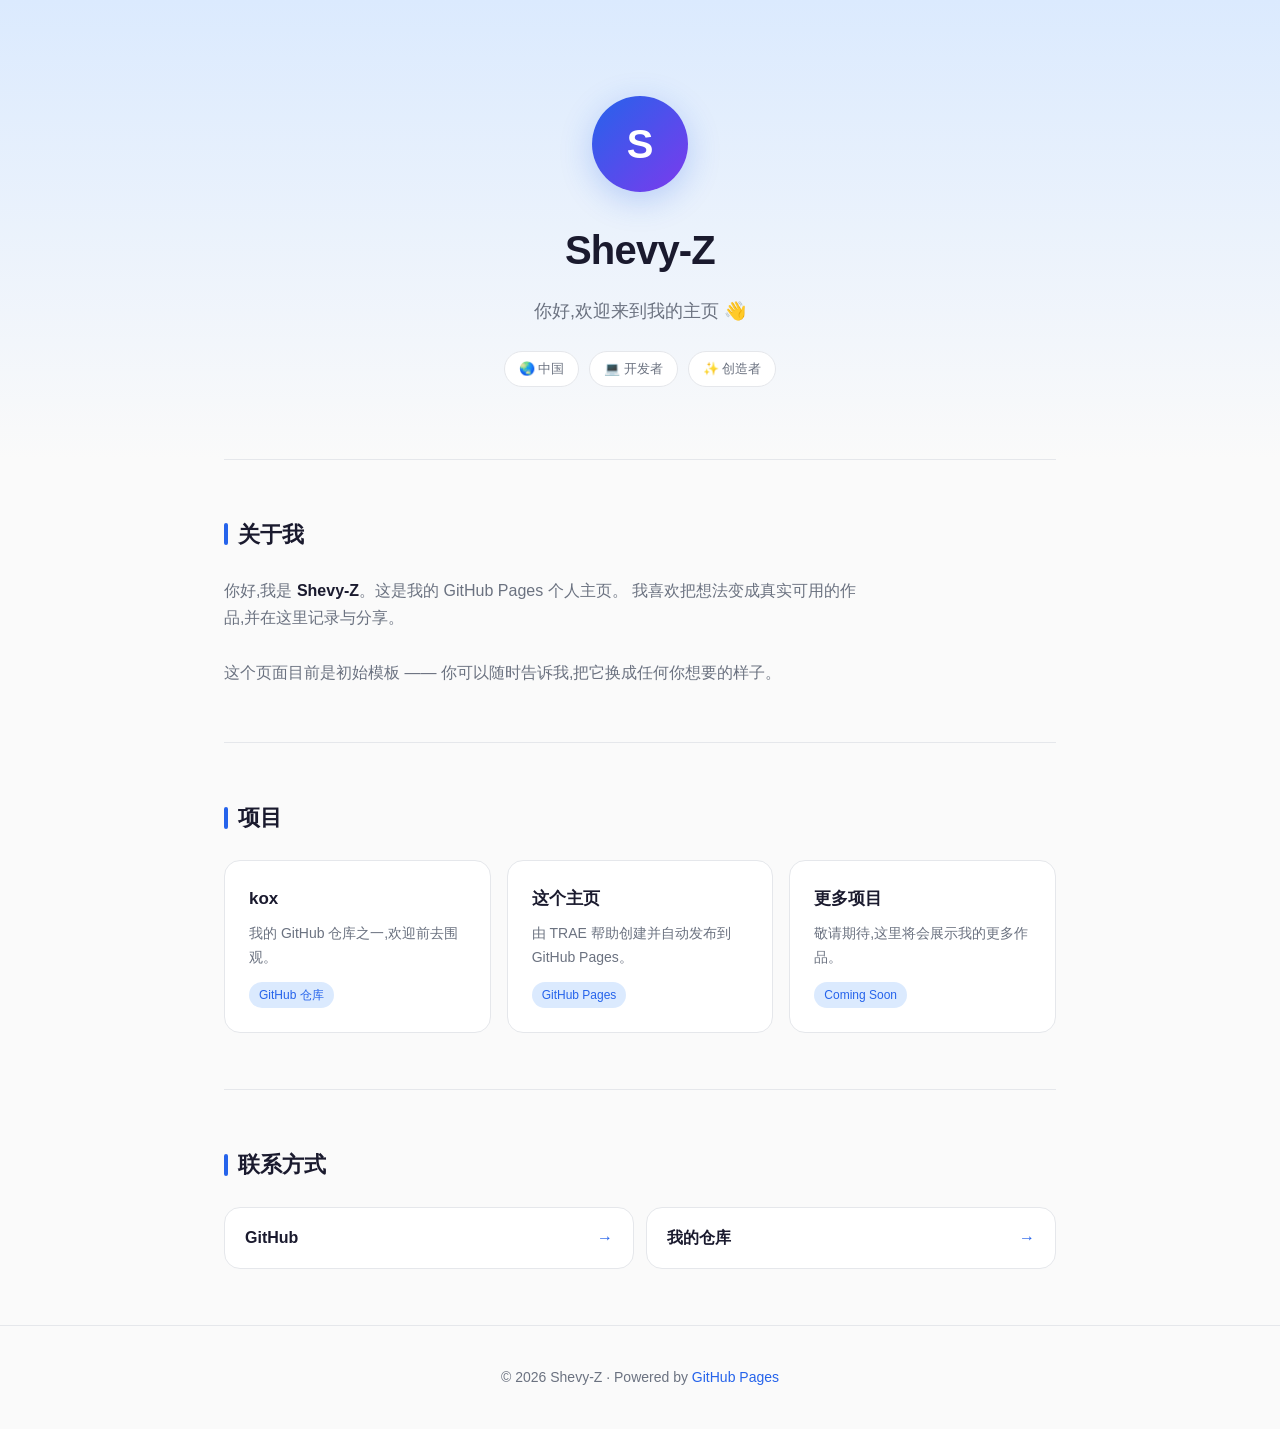
<file: index.html>
<!DOCTYPE html>
<html lang="zh-CN">
<head>
<meta charset="UTF-8">
<meta name="viewport" content="width=device-width, initial-scale=1.0">
<meta name="description" content="Shevy-Z 的个人主页">
<title>Shevy-Z</title>
<style>
  :root {
    --bg: #fafafa;
    --card: #ffffff;
    --text: #1a1a2e;
    --muted: #6b7280;
    --accent: #2563eb;
    --accent-soft: #dbeafe;
    --border: #e5e7eb;
    --radius: 16px;
  }
  @media (prefers-color-scheme: dark) {
    :root {
      --bg: #0f1117;
      --card: #1a1d27;
      --text: #e5e7eb;
      --muted: #9ca3af;
      --accent: #60a5fa;
      --accent-soft: #1e3a5f;
      --border: #2a2e3a;
    }
  }
  * { margin: 0; padding: 0; box-sizing: border-box; }
  html { scroll-behavior: smooth; }
  body {
    font-family: -apple-system, BlinkMacSystemFont, "Noto Sans CJK SC", "PingFang SC", "Microsoft YaHei", sans-serif;
    background: var(--bg);
    color: var(--text);
    line-height: 1.7;
    -webkit-font-smoothing: antialiased;
  }
  .container { max-width: 880px; margin: 0 auto; padding: 0 24px; }

  /* Hero */
  .hero {
    text-align: center;
    padding: 96px 24px 72px;
    background: linear-gradient(180deg, var(--accent-soft) 0%, var(--bg) 100%);
  }
  .avatar {
    width: 96px; height: 96px;
    border-radius: 50%;
    background: linear-gradient(135deg, var(--accent), #7c3aed);
    color: #fff;
    font-size: 40px; font-weight: 700;
    display: inline-flex; align-items: center; justify-content: center;
    margin-bottom: 24px;
    box-shadow: 0 8px 32px rgba(37, 99, 235, .25);
  }
  .hero h1 { font-size: 40px; font-weight: 800; letter-spacing: -.02em; }
  .hero p { color: var(--muted); font-size: 18px; margin-top: 12px; }
  .badges { margin-top: 24px; display: flex; gap: 10px; justify-content: center; flex-wrap: wrap; }
  .badge {
    padding: 6px 14px; border-radius: 999px;
    background: var(--card); border: 1px solid var(--border);
    font-size: 13px; color: var(--muted);
  }

  /* Sections */
  section { padding: 56px 0; border-top: 1px solid var(--border); }
  h2 { font-size: 22px; font-weight: 700; margin-bottom: 24px; display: flex; align-items: center; gap: 10px; }
  h2::before { content: ""; width: 4px; height: 22px; border-radius: 2px; background: var(--accent); }

  .grid { display: grid; grid-template-columns: repeat(auto-fit, minmax(240px, 1fr)); gap: 16px; }
  .card {
    background: var(--card);
    border: 1px solid var(--border);
    border-radius: var(--radius);
    padding: 24px;
    transition: transform .2s ease, box-shadow .2s ease;
  }
  .card:hover { transform: translateY(-3px); box-shadow: 0 12px 32px rgba(0,0,0,.08); }
  .card h3 { font-size: 17px; margin-bottom: 8px; }
  .card p { color: var(--muted); font-size: 14px; }
  .card .tag {
    display: inline-block; margin-top: 12px;
    font-size: 12px; color: var(--accent);
    background: var(--accent-soft);
    padding: 3px 10px; border-radius: 999px;
  }

  .about-text { font-size: 16px; color: var(--muted); max-width: 640px; }
  .about-text b { color: var(--text); }

  ul.links { list-style: none; display: grid; grid-template-columns: repeat(auto-fit, minmax(220px, 1fr)); gap: 12px; }
  ul.links a {
    display: flex; align-items: center; gap: 10px;
    background: var(--card); border: 1px solid var(--border);
    border-radius: var(--radius); padding: 16px 20px;
    text-decoration: none; color: var(--text); font-weight: 600;
    transition: border-color .2s ease, transform .2s ease;
  }
  ul.links a:hover { border-color: var(--accent); transform: translateY(-2px); }
  ul.links a span.arrow { margin-left: auto; color: var(--accent); }

  footer {
    text-align: center; padding: 40px 24px;
    color: var(--muted); font-size: 14px; border-top: 1px solid var(--border);
  }
  footer a { color: var(--accent); text-decoration: none; }

  @keyframes fadeUp { from { opacity: 0; transform: translateY(16px); } to { opacity: 1; transform: none; } }
  .hero > * { animation: fadeUp .6s ease both; }
  .hero > *:nth-child(2) { animation-delay: .1s; }
  .hero > *:nth-child(3) { animation-delay: .2s; }
  .hero > *:nth-child(4) { animation-delay: .3s; }
</style>
</head>
<body>

<div class="hero">
  <div class="avatar">S</div>
  <h1>Shevy-Z</h1>
  <p>你好,欢迎来到我的主页 👋</p>
  <div class="badges">
    <span class="badge">🌏 中国</span>
    <span class="badge">💻 开发者</span>
    <span class="badge">✨ 创造者</span>
  </div>
</div>

<div class="container">

  <section id="about">
    <h2>关于我</h2>
    <p class="about-text">
      你好,我是 <b>Shevy-Z</b>。这是我的 GitHub Pages 个人主页。
      我喜欢把想法变成真实可用的作品,并在这里记录与分享。
      <br><br>
      这个页面目前是初始模板 —— 你可以随时告诉我,把它换成任何你想要的样子。
    </p>
  </section>

  <section id="projects">
    <h2>项目</h2>
    <div class="grid">
      <div class="card">
        <h3>kox</h3>
        <p>我的 GitHub 仓库之一,欢迎前去围观。</p>
        <span class="tag">GitHub 仓库</span>
      </div>
      <div class="card">
        <h3>这个主页</h3>
        <p>由 TRAE 帮助创建并自动发布到 GitHub Pages。</p>
        <span class="tag">GitHub Pages</span>
      </div>
      <div class="card">
        <h3>更多项目</h3>
        <p>敬请期待,这里将会展示我的更多作品。</p>
        <span class="tag">Coming Soon</span>
      </div>
    </div>
  </section>

  <section id="links">
    <h2>联系方式</h2>
    <ul class="links">
      <li><a href="https://github.com/Shevy-Z" target="_blank" rel="noopener">
        GitHub<span class="arrow">→</span></a></li>
      <li><a href="https://github.com/Shevy-Z?tab=repositories" target="_blank" rel="noopener">
        我的仓库<span class="arrow">→</span></a></li>
    </ul>
  </section>

</div>

<footer>
  © 2026 Shevy-Z · Powered by <a href="https://pages.github.com" target="_blank" rel="noopener">GitHub Pages</a>
</footer>

</body>
</html>
</file>
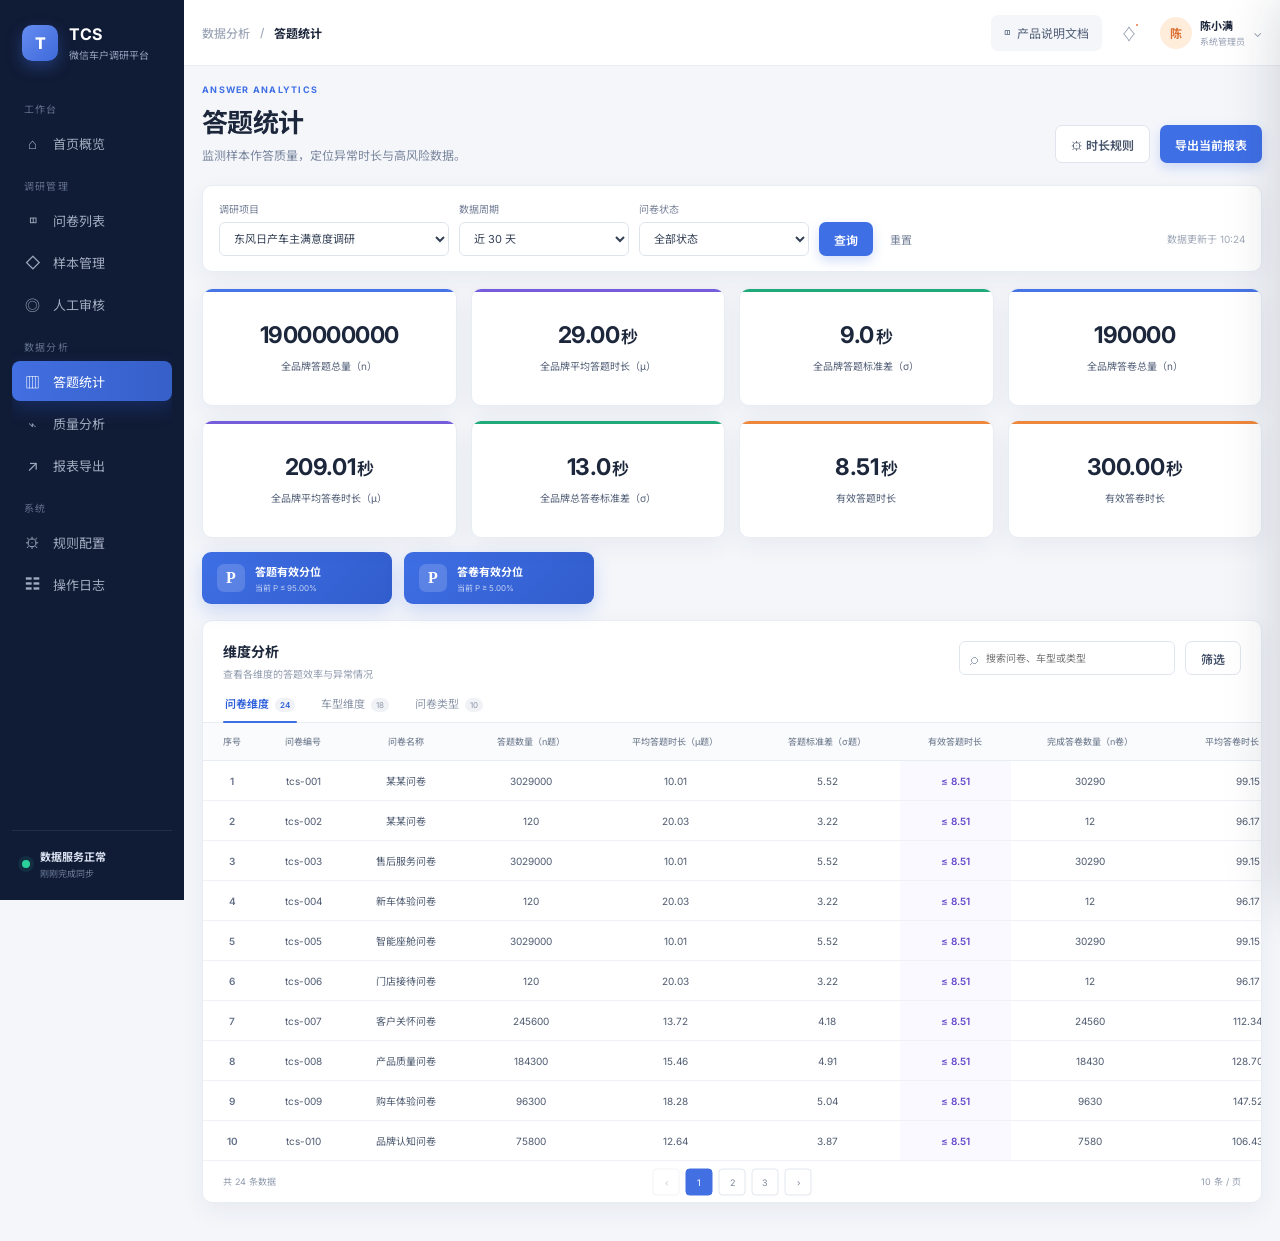
<file: answer-statistics/index.html>
<!doctype html>
<html lang="zh-CN">
  <head>
    <meta charset="UTF-8" />
    <meta name="viewport" content="width=device-width, initial-scale=1.0" />
    <meta name="description" content="微信车户调研平台 · 答题统计" />
    <title>答题统计 · TCS</title>
    <link rel="preconnect" href="https://fonts.googleapis.com" />
    <link rel="preconnect" href="https://fonts.gstatic.com" crossorigin />
    <link href="https://fonts.googleapis.com/css2?family=Inter:wght@400;500;600;700&family=Noto+Sans+SC:wght@400;500;600;700&display=swap" rel="stylesheet" />
    <link rel="stylesheet" href="styles.css" />
    <link rel="stylesheet" href="overrides.css" />
  </head>
  <body>
    <div class="app-shell">
      <aside class="sidebar" aria-label="主导航">
        <a class="brand" href="#" aria-label="TCS 首页">
          <span class="brand-mark">T</span>
          <span><strong>TCS</strong><small>微信车户调研平台</small></span>
        </a>

        <nav class="menu">
          <p class="menu-label">工作台</p>
          <a href="#"><span class="menu-icon">⌂</span>首页概览</a>
          <p class="menu-label">调研管理</p>
          <a href="#"><span class="menu-icon">◫</span>问卷列表</a>
          <a href="#"><span class="menu-icon">◇</span>样本管理</a>
          <a href="#"><span class="menu-icon">◎</span>人工审核</a>
          <p class="menu-label">数据分析</p>
          <a class="active" href="#" aria-current="page"><span class="menu-icon">▥</span>答题统计</a>
          <a href="#"><span class="menu-icon">⌁</span>质量分析</a>
          <a href="#"><span class="menu-icon">↗</span>报表导出</a>
          <p class="menu-label">系统</p>
          <a href="#"><span class="menu-icon">⚙</span>规则配置</a>
          <a href="#"><span class="menu-icon">☷</span>操作日志</a>
        </nav>

        <div class="sidebar-foot">
          <span class="status-dot"></span>
          <div><strong>数据服务正常</strong><small>刚刚完成同步</small></div>
        </div>
      </aside>

      <main class="main">
        <header class="topbar">
          <div class="breadcrumb"><span>数据分析</span><b>/</b><strong>答题统计</strong></div>
          <div class="top-actions">
            <button class="ghost-button" id="docButton"><span>◫</span>产品说明文档</button>
            <button class="icon-button" aria-label="通知">♢<i></i></button>
            <div class="profile"><span class="avatar">陈</span><div><strong>陈小满</strong><small>系统管理员</small></div><span>⌄</span></div>
          </div>
        </header>

        <div class="content">
          <section class="page-heading">
            <div>
              <p class="eyebrow">ANSWER ANALYTICS</p>
              <h1>答题统计</h1>
              <p>监测样本作答质量，定位异常时长与高风险数据。</p>
            </div>
            <div class="heading-actions">
              <button class="secondary-button" id="ruleButton">⚙ 时长规则</button>
              <button class="primary-button" id="exportButton">导出当前报表</button>
            </div>
          </section>

          <section class="filter-card" aria-label="筛选条件">
            <label>调研项目
              <select id="projectFilter"><option>东风日产车主满意度调研</option><option>新能源购车意向研究</option></select>
            </label>
            <label>数据周期
              <select id="periodFilter"><option>近 30 天</option><option>近 7 天</option><option>本季度</option></select>
            </label>
            <label>问卷状态
              <select><option>全部状态</option><option>已完成</option><option>已审核</option></select>
            </label>
            <button class="primary-button compact" id="queryButton">查询</button>
            <button class="text-button" id="resetButton">重置</button>
            <span class="updated-at">数据更新于 10:24</span>
          </section>

          <section class="metrics" aria-label="关键指标">
            <article class="metric-card precise accent-blue">
              <strong>1900000000</strong><span>全品牌答题总量（n）</span>
            </article>
            <article class="metric-card precise accent-violet">
              <strong>29.00<em>秒</em></strong><span>全品牌平均答题时长（μ）</span>
            </article>
            <article class="metric-card precise accent-green">
              <strong>9.0<em>秒</em></strong><span>全品牌答题标准差（σ）</span>
            </article>
            <article class="metric-card precise accent-blue">
              <strong>190000</strong><span>全品牌答卷总量（n）</span>
            </article>
            <article class="metric-card precise accent-violet">
              <strong>209.01<em>秒</em></strong><span>全品牌平均答卷时长（μ）</span>
            </article>
            <article class="metric-card precise accent-green">
              <strong>13.0<em>秒</em></strong><span>全品牌总答卷标准差（σ）</span>
            </article>
            <article class="metric-card precise accent-orange">
              <strong>8.51<em>秒</em></strong><span>有效答题时长</span>
            </article>
            <article class="metric-card precise accent-orange">
              <strong>300.00<em>秒</em></strong><span>有效答卷时长</span>
            </article>
          </section>

          <section class="percentile-actions" aria-label="有效分位设置">
            <button class="percentile-button" id="questionPercentileButton">
              <span class="percentile-button-icon">P</span>
              <span><strong>答题有效分位</strong><small id="questionPercentileSummary">当前 P ≤ 95.00%</small></span>
            </button>
            <button class="percentile-button" id="answerPercentileButton">
              <span class="percentile-button-icon">P</span>
              <span><strong>答卷有效分位</strong><small id="answerPercentileSummary">当前 P ≥ 5.00%</small></span>
            </button>
          </section>


          <section class="panel data-panel">
            <div class="panel-head table-head">
              <div><h2>维度分析</h2><p>查看各维度的答题效率与异常情况</p></div>
              <div class="table-actions"><label class="search-box">⌕<input id="tableSearch" placeholder="搜索问卷、车型或类型" /></label><button class="secondary-button">筛选</button></div>
            </div>
            <div class="tabs" role="tablist">
              <button class="tab active" data-tab="question">问卷维度 <span>24</span></button>
              <button class="tab" data-tab="vehicle">车型维度 <span>18</span></button>
              <button class="tab" data-tab="type">问卷类型 <span>10</span></button>
            </div>
            <div class="table-wrap">
              <table id="dimensionTable" class="question-table">
                <thead id="dataHead"></thead>
                <tbody id="dataRows"></tbody>
              </table>
            </div>
            <div class="pagination"><span id="resultCount">共 24 条数据</span><div id="paginationButtons"></div><span>10 条 / 页</span></div>
          </section>
        </div>
      </main>
    </div>

    <div class="drawer-backdrop" id="drawerBackdrop"></div>
    <aside class="doc-drawer" id="docDrawer" aria-hidden="true" aria-label="产品说明文档">
      <div class="drawer-head"><div><span class="doc-kicker">PRODUCT BRIEF · V1.6</span><h2>答题统计 · 产品说明</h2></div><button class="close-button" id="closeDrawer" aria-label="关闭">×</button></div>
      <div class="doc-primary-tabs" role="tablist" aria-label="产品说明文档分类">
        <button class="active" data-doc-tab="page" role="tab" aria-selected="true"><span>页面说明文档</span><small>功能、操作与字段口径</small></button>
        <button data-doc-tab="rules" role="tab" aria-selected="false"><span>时长规则说明</span><small>计算、分位与补偿公式</small></button>
      </div>
      <div class="doc-tab-panel active" data-doc-panel="page" role="tabpanel" aria-label="页面说明文档">
        <div class="drawer-nav"><button class="active" data-section="page-overview">功能概述</button><button data-section="page-operation">页面操作</button><button data-section="page-rule">时长方案</button><button data-section="page-fields">字段口径</button></div>
        <div class="drawer-content">
          <section class="doc-section" id="page-overview">
            <h3>1. 功能概述</h3>
            <p>答题统计用于从问卷、车型和问卷类型三个维度，监控答卷规模、作答效率与异常质量，帮助审核人员快速定位需要复核的样本。</p>
            <div class="callout blue"><strong>页面定位</strong><p>页面集中展示品牌级核心指标及三个业务维度的明细列表，并提供有效分位配置入口。</p></div>
            <div class="doc-scope-grid"><div><span>01</span><strong>总览指标</strong><small>查看答题量、答卷量、均值、标准差和有效时长。</small></div><div><span>02</span><strong>分位配置</strong><small>配置题目级上分位与答卷级下分位阈值。</small></div><div><span>03</span><strong>维度明细</strong><small>按问卷、车型、问卷类型定位异常数据。</small></div></div>
          </section>
          <section class="doc-section" id="page-operation">
            <h3>2. 页面操作说明</h3>
            <h4>查询与查看</h4>
            <ol><li>选择调研项目、数据周期和问卷状态，点击「查询」刷新当前统计结果。</li><li>在关键指标区查看全品牌答题与答卷的数量、均值、标准差和有效时长。</li><li>通过答题与答卷有效分位配置调整时长判断阈值，再切换问卷、车型或问卷类型查看明细。</li><li>使用列表搜索、筛选和分页定位目标记录；需要留存时可导出当前报表。</li></ol>
            <h4>分位配置</h4>
            <ul><li>点击「答题有效分位」设置题目级分位上限，默认 P ≤ 95.00%。</li><li>点击「答卷有效分位」设置答卷级分位下限，默认 P ≥ 5.00%。</li><li>确认后配置保存在当前浏览器，并同步更新按钮中的当前值。</li></ul>
          </section>
          <section class="doc-section" id="page-rule">
            <h3>3. 人工审核 · 时长判断方案</h3>
            <p>实际答题时长通常呈右偏长尾，均值与标准差容易受极端值影响。生产判定建议以<strong>同分组经验百分位</strong>为主，正态 Z-score 作为历史兼容与指标解释口径。</p>
            <div class="formula-card"><span>建议主规则</span><strong>异常 = t &lt; P05 或 t &gt; P95</strong><small>t 为有效作答时长；阈值按问卷版本 × 渠道等同质分组计算。</small></div>
            <h4>处理流程</h4>
            <div class="steps"><div><b>1</b><span><strong>数据清洗</strong><small>排除预览、超时中断与无效记录</small></span></div><i></i><div><b>2</b><span><strong>分组计算</strong><small>计算经验 P05 / P95 阈值</small></span></div><i></i><div><b>3</b><span><strong>生成标记</strong><small>输出过短、正常、过长及原因</small></span></div></div>
            <div class="callout amber"><strong>小样本保护</strong><p>分组有效样本少于 200 时回退到同问卷类型近 90 天基线；少于 50 时仅提示，不自动判定异常。</p></div>
            <h4>落地改动</h4>
            <ul><li>离线任务：重算分组阈值，并保留规则版本与样本窗口。</li><li>审核接口：返回状态、上下阈值、分位值和判定原因。</li><li>页面列表：展示异常类型与规则状态，支持筛选并跳转人工审核。</li><li>上线验收：回放历史数据，对比人工命中率、误报率和异常覆盖率。</li></ul>
          </section>
          <section class="doc-section" id="page-fields">
            <h3>4. 字段与指标口径</h3>
            <p>以下公式均在当前筛选条件和同一统计分组内计算。题目级以有效作答记录为样本，答卷级以完成问卷的推定时长为样本。</p>

            <h4>4.1 数量指标</h4>
            <div class="doc-formula-stack">
              <div><span>答题总量</span><strong>n<sub>题</sub> = ∑<sub>r∈R题</sub> 𝟙(r 为有效题目作答记录)</strong><small>R题为筛选范围内全部题目作答记录；𝟙(条件)成立取 1，否则取 0。</small></div>
              <div><span>答卷总量</span><strong>n<sub>卷</sub> = ∑<sub>q∈R卷</sub> 𝟙(q 已完成且有效)</strong><small>预览、未提交、缺少开始或提交时间、无效样本不计入。</small></div>
            </div>

            <h4>4.2 平均时长</h4>
            <div class="doc-formula-grid">
              <div class="doc-formula"><span>平均答题时长</span><strong>μ<sub>题</sub> = (1 / n<sub>题</sub>) · ∑<sub>j=1</sub><sup>n题</sup> x<sub>j</sub></strong><small>xⱼ 为第 j 条有效题目作答时长，单位为秒。</small></div>
              <div class="doc-formula"><span>平均答卷时长</span><strong>μ<sub>卷</sub> = (1 / n<sub>卷</sub>) · ∑<sub>k=1</sub><sup>n卷</sup> y<sub>k</sub></strong><small>yₖ 为第 k 份完成答卷的推定时长，统一换算为秒或分钟。</small></div>
            </div>

            <h4>4.3 标准差</h4>
            <div class="doc-formula-grid">
              <div class="doc-formula"><span>答题标准差</span><strong>σ<sub>题</sub> = √[(1 / n<sub>题</sub>) · ∑(x<sub>j</sub> − μ<sub>题</sub>)²]</strong><small>反映单题作答时长的离散程度。</small></div>
              <div class="doc-formula"><span>答卷标准差</span><strong>σ<sub>卷</sub> = √[(1 / n<sub>卷</sub>) · ∑(y<sub>k</sub> − μ<sub>卷</sub>)²]</strong><small>反映整份答卷推定时长的离散程度。</small></div>
            </div>
            <div class="callout blue"><strong>总体标准差口径</strong><p>页面按当前分组的全量有效数据计算，因此分母使用 n。若抽样估计总体，应将分母改为 n − 1。</p></div>

            <h4>4.4 有效答题时长</h4>
            <p>生产规则优先采用适配右偏分布的经验百分位。默认上限为第 95 百分位，超过上限的超长单题按原业务方案使用 μ题 / 3 替代。</p>
            <div class="doc-formula-stack">
              <div><span>经验百分位上限</span><strong>T<sub>题,95</sub> = Q<sub>0.95</sub>({x₁, x₂, …, x<sub>n题</sub>})</strong><small>Qₚ 表示样本排序后的第 p 分位数；配置值变化时将 0.95 替换为 p题。</small></div>
              <div><span>正态兼容口径</span><strong>T<sub>题,p</sub> = μ<sub>题</sub> + σ<sub>题</sub> · Φ<sup>−1</sup>(p<sub>题</sub>)</strong><small>仅在沿用正态假设时使用；Φ⁻¹ 为标准正态分布的反函数。</small></div>
              <div><span>单题有效时长</span><strong>x<sub>i</sub><sup>*</sup> = { x<sub>i</sub>，P<sub>题,i</sub> &lt; p<sub>题</sub>； μ<sub>题</sub>/3，P<sub>题,i</sub> ≥ p<sub>题</sub> }</strong><small>P题,i = Φ[(xᵢ − μ题) / σ题]；默认 p题 = 95%。</small></div>
            </div>

            <h4>4.5 有效答卷时长与审核判断</h4>
            <div class="doc-formula-stack">
              <div><span>单份答卷推定时长</span><strong>y<sub>k</sub> = ∑<sub>i=1</sub><sup>mₖ</sup> x<sub>k,i</sub><sup>*</sup></strong><small>mₖ 为第 k 份答卷包含的题目数；若页面以分钟展示，则再除以 60。</small></div>
              <div><span>答卷经验分位下限</span><strong>T<sub>卷,05</sub> = Q<sub>0.05</sub>({y₁, y₂, …, y<sub>n卷</sub>})</strong><small>默认取第 5 百分位；配置值变化时将 0.05 替换为 p卷。</small></div>
              <div><span>答卷分位</span><strong>Z<sub>卷,k</sub> = (y<sub>k</sub> − μ<sub>卷</sub>) / σ<sub>卷</sub>；P<sub>卷,k</sub> = Φ(Z<sub>卷,k</sub>)</strong><small>正态兼容口径下，P卷表示该答卷在参考分布中的左侧累计分位。</small></div>
              <div><span>异常判定</span><strong>异常<sub>k</sub> = 𝟙(P<sub>卷,k</sub> ≤ p<sub>卷</sub>)</strong><small>默认 p卷 = 5%；经验百分位方案等价写为 𝟙(yₖ ≤ T卷,05)。</small></div>
            </div>

            <h4>4.6 异常率与人工审核</h4>
            <div class="doc-formula wide"><span>答卷时长异常率</span><strong>异常率 = (∑<sub>k=1</sub><sup>n卷</sup> 异常<sub>k</sub> / n<sub>卷</sub>) × 100%</strong><small>分母仅包含满足当前筛选条件的有效完成答卷。</small></div>
            <dl class="field-list"><div><dt>正常</dt><dd>P卷高于配置下限，保留正常状态。</dd></div><div><dt>异常</dt><dd>P卷不高于配置下限，标记为答题过快或疑似乱答，并进入人工审核。</dd></div><div><dt>待定</dt><dd>样本不足或 σ = 0，无法稳定计算分位时不自动判异常。</dd></div></dl>

            <div class="callout amber"><strong>计算注意事项</strong><p>所有时长必须先统一单位；同一指标应按车型、问卷版本等同质分组计算。实际数据明显右偏时使用经验 Qₚ，不应直接用 μ ± zσ 替代。</p></div>
            <p class="doc-note">页面说明版本：V1.6 · 更新时间：2026-10-23</p>
          </section>
        </div>
      </div>
      <div class="doc-tab-panel" data-doc-panel="rules" role="tabpanel" aria-label="时长规则说明">
  <div class="drawer-nav"><button class="active" data-section="overview">功能概述</button><button data-section="rule">题目时长</button><button data-section="percentile">分位解释</button><button data-section="answer-rule">答卷审核</button><button data-section="incremental">补偿计算</button><button data-section="fields">字段口径</button></div>
  <div class="drawer-content">
    <section class="doc-section" id="overview">
      <h3>1. 功能概述</h3>
      <p>本模块用于解释答题统计页面中题目级、答卷级时长指标的来源，以及异常答卷进入人工审核的判断过程。统计分别以<strong>车型下的题目作答记录</strong>和<strong>车型下的完整问卷记录</strong>为口径。</p>
      <div class="doc-scope-grid"><div><span>01</span><strong>题目级推定</strong><small>识别超长单题，计算每份答卷的推定答题时长。</small></div><div><span>02</span><strong>答卷级审核</strong><small>识别过快或疑似乱答答卷，进入人工审核。</small></div><div><span>03</span><strong>增量补偿</strong><small>以旧统计量和新增样本滚动更新均值、标准差及分位。</small></div></div>
      <h4>页面入口</h4>
      <ul><li>「答题有效分位」配置题目级分位上限，默认 <strong>P ≤ 95.00%</strong>。</li><li>「答卷有效分位」配置答卷级分位下限，默认 <strong>P ≥ 5.00%</strong>。</li><li>问卷、车型、问卷类型三个列表展示 n、μ、σ 及有效时长结果。</li></ul>
      <div class="callout amber"><strong>口径关系说明</strong><p>四张原图采用均值、标准差、Z 值和正态分布函数 Φ(z) 计算分位。实际答题时长若呈明显右偏长尾，生产判定应优先采用同分组的经验百分位；Z-score 方案作为指标推导和历史兼容口径保留，避免把“正态假设”误当成业务数据的必然分布。</p></div>
    </section>
    <section class="doc-section" id="rule">
      <h3>2. 第一步：推定用户答题时长</h3>
      <p>统计口径为<strong>题目维度</strong>。针对某一车型下所有问卷，收集实际单题作答时长集合 <code>{x₁, x₂, …, xₙ}</code>，其中 n 为答题记录数。</p>
      <div class="doc-step-list"><div><b>1</b><p><strong>准备样本</strong><small>剔除预览、未提交、无开始时间等无效记录；按车型及题目口径聚合。</small></p></div><div><b>2</b><p><strong>计算题目均值</strong><small>得到该车型下所有相关题目的平均答题时长 μ题。</small></p></div><div><b>3</b><p><strong>计算题目标准差</strong><small>得到 σ题，作为后续 Z 值与分位 P题的计算依据。</small></p></div></div>
      <div class="doc-formula-grid"><div class="doc-formula"><span>题目平均时长</span><strong>μ<sub>题</sub> = 1/n<sub>题</sub> · ∑ x<sub>j</sub></strong><small>j = 1 … n题</small></div><div class="doc-formula"><span>题目标准差</span><strong>σ<sub>题</sub> = √[1/n<sub>题</sub> · ∑(x<sub>i</sub> − μ<sub>题</sub>)²]</strong><small>总体标准差口径</small></div></div>
      <h4>单题分位与替代</h4>
      <p>对某 VIN 的每次作答时长 xᵢ，计算 Z题及 P题。当 P题达到配置的上分位（默认 95%）时，图示原口径将该超长记录从有效统计中剔除，并以 <strong>1/3 μ题</strong>补偿替代。</p>
      <div class="doc-formula-grid"><div class="doc-formula"><span>标准化</span><strong>Z<sub>题</sub> = (x<sub>i</sub> − μ<sub>题</sub>) / σ<sub>题</sub></strong></div><div class="doc-formula"><span>题目分位</span><strong>P<sub>题</sub> = Φ(Z<sub>题</sub>)</strong></div></div>
      <div class="logic-chain"><span>若 P题 &lt; P上限<br><b>保留 xᵢ</b></span><i>＋</i><span>若 P题 ≥ P上限<br><b>替换为 μ题 / 3</b></span><i>＝</i><span>汇总并换算分钟<br><b>推定时长 y</b></span></div>
      <div class="callout amber"><strong>需要业务确认</strong><p>“超长记录以 1/3 μ题替代”来自原图规则，会明显压低推定时长。正式上线前建议通过历史回放确认替代系数，或改为截尾值 P95 / 温莎化处理。</p></div>
    </section>
    <section class="doc-section" id="percentile">
      <h3>3. Φ(z) 与分位的含义</h3>
      <p>标准正态曲线下总面积为 1。Φ(z) 表示从负无穷到当前 z 值的<strong>左侧累计面积</strong>，也就是当前记录在参考分布中的累计分位。</p>
      <div class="curve-card">
        <svg viewBox="0 0 520 210" role="img" aria-label="标准正态分布累计分位示意图">
          <defs><linearGradient id="cdfShade" x1="0" y1="0" x2="0" y2="1"><stop offset="0" stop-color="#e59a76" stop-opacity=".42"/><stop offset="1" stop-color="#e59a76" stop-opacity=".08"/></linearGradient></defs>
          <path d="M18 178 C76 177 112 165 146 133 C178 101 192 55 250 30 L250 178Z" fill="url(#cdfShade)"/>
          <path d="M18 178 C96 177 126 152 166 108 C208 62 226 25 273 18 C320 25 338 62 380 108 C420 152 450 177 505 178" fill="none" stroke="#6556d9" stroke-width="3"/>
          <line x1="18" y1="178" x2="508" y2="178" stroke="#7e8798"/><line x1="200" y1="72" x2="200" y2="184" stroke="#c46643" stroke-dasharray="5 4"/>
          <text x="185" y="201">z = −1</text><text x="264" y="201">0</text><text x="45" y="48">Φ(z) = 左侧面积</text><text x="45" y="67">z = −1 时约为 0.1587</text>
        </svg>
      </div>
      <div class="doc-formula wide"><span>标准正态累计分布函数</span><strong>Φ(z) = 1/2 [1 + erf(z / √2)] = ∫<sub>−∞</sub><sup>z</sup> (1 / √2π) e<sup>−t²/2</sup> dt</strong></div>
      <dl class="field-list"><div><dt>z = 0</dt><dd>位于均值，累计分位为 50%。</dd></div><div><dt>z = −1</dt><dd>低于均值一个标准差，左侧面积约为 15.87%。</dd></div><div><dt>z 越大</dt><dd>记录位于分布更靠右的位置，P 越接近 100%。</dd></div></dl>
    </section>
    <section class="doc-section" id="answer-rule">
      <h3>4. 第二步：标识答卷异常</h3>
      <p>统计口径切换为<strong>问卷维度</strong>。针对同一车型下所有已回答问卷，使用第一步得到的推定答题时长集合 <code>{y₁, y₂, …, yₙ}</code>，其中 n 为完成答卷数。</p>
      <div class="doc-step-list"><div><b>1</b><p><strong>计算答卷均值 μ卷</strong><small>统计同车型已完成问卷的推定答题时长。</small></p></div><div><b>2</b><p><strong>计算答卷标准差 σ卷</strong><small>描述完整答卷时长的离散程度。</small></p></div><div><b>3</b><p><strong>计算 P卷并审核</strong><small>识别分布左尾的过快答卷或疑似乱答记录。</small></p></div></div>
      <div class="doc-formula-grid"><div class="doc-formula"><span>答卷平均时长</span><strong>μ<sub>卷</sub> = 1/n<sub>卷</sub> · ∑ y<sub>j</sub></strong></div><div class="doc-formula"><span>答卷标准差</span><strong>σ<sub>卷</sub> = √[1/n<sub>卷</sub> · ∑(y<sub>i</sub> − μ<sub>卷</sub>)²]</strong></div><div class="doc-formula"><span>答卷 Z 值</span><strong>Z<sub>卷</sub> = (y<sub>i</sub> − μ<sub>卷</sub>) / σ<sub>卷</sub></strong></div><div class="doc-formula"><span>答卷分位</span><strong>P<sub>卷</sub> = Φ(Z<sub>卷</sub>)</strong></div></div>
      <div class="formula-card"><span>默认审核规则</span><strong>P<sub>卷</sub> ≤ 5.00% → 异常回答</strong><small>异常原因：答题过快或疑似乱回答；进入人工审核表单并高亮展示。</small></div>
      <h4>审核输出</h4>
      <table class="doc-table"><thead><tr><th>结果</th><th>条件</th><th>页面处理</th></tr></thead><tbody><tr><td><span class="doc-status danger">异常</span></td><td>P卷 ≤ 配置下限</td><td>高亮并进入人工审核</td></tr><tr><td><span class="doc-status success">正常</span></td><td>P卷 &gt; 配置下限</td><td>保留正常状态</td></tr><tr><td><span class="doc-status muted">待定</span></td><td>样本不足或 σ = 0</td><td>不自动判定，提示复核</td></tr></tbody></table>
    </section>
    <section class="doc-section" id="incremental">
      <h3>5. 历史统计量的补偿计算</h3>
      <p>历史数据量较大时，无需每新增一条记录就全量重算。系统可使用旧样本量、旧均值、旧标准差和新增数据，精确滚动更新最新统计量；该计算是数学等价更新，并非近似。</p>
      <div class="increment-inputs"><span><b>旧统计量</b>n旧、μ旧、σ旧</span><i>＋</i><span><b>新增记录</b>x新</span><i>→</i><span><b>新统计量</b>n新、μ新、σ新、Z新、P新</span></div>
      <div class="doc-formula-stack"><div><span>新的样本量</span><strong>n<sub>新</sub> = n<sub>旧</sub> + 1</strong></div><div><span>新的均值</span><strong>μ<sub>新</sub> = (n<sub>旧</sub> μ<sub>旧</sub> + x<sub>新</sub>) / n<sub>新</sub></strong></div><div><span>新的标准差</span><strong>σ<sub>新</sub> = √{[n<sub>旧</sub>σ<sub>旧</sub>² + (n<sub>旧</sub>/n<sub>新</sub>)(x<sub>新</sub>−μ<sub>旧</sub>)²] / n<sub>新</sub>}</strong></div><div><span>新的 Z 值</span><strong>Z<sub>新</sub> = (x<sub>新</sub> − μ<sub>新</sub>) / σ<sub>新</sub></strong></div><div><span>新的 P 值</span><strong>P<sub>新</sub> = Φ(Z<sub>新</sub>)</strong></div></div>
      <div class="callout blue"><strong>实现要求</strong><p>每次更新必须保存样本量、均值、标准差、规则版本和更新时间；按车型 × 问卷版本隔离统计状态。并发写入时使用原子更新或版本锁，防止样本量与均值错配。</p></div>
    </section>
    <section class="doc-section" id="fields">
      <h3>6. 字段与配置口径</h3>
      <table class="doc-table"><thead><tr><th>字段</th><th>含义</th><th>单位/默认值</th></tr></thead><tbody><tr><td>xᵢ</td><td>某 VIN 的单次题目实际作答时长</td><td>秒</td></tr><tr><td>yᵢ</td><td>完成异常替代后的单份问卷推定时长</td><td>分钟</td></tr><tr><td>n题 / n卷</td><td>答题记录数 / 完成答卷数</td><td>条</td></tr><tr><td>μ题 / σ题</td><td>题目级平均时长 / 标准差</td><td>秒</td></tr><tr><td>μ卷 / σ卷</td><td>答卷级平均时长 / 标准差</td><td>分钟</td></tr><tr><td>P题上限</td><td>题目超长记录的分位阈值</td><td>95.00%</td></tr><tr><td>P卷下限</td><td>过快答卷的审核阈值</td><td>5.00%</td></tr></tbody></table>
      <h4>边界与降级策略</h4>
      <ul><li>σ = 0 时不可计算 Z 值，记录进入“待定”，不自动判断异常。</li><li>有效样本少于 200 时回退至同问卷类型近 90 天基线；少于 50 时仅提示。</li><li>缺失、负值、未完成和超时中断记录不进入统计样本。</li><li>阈值修改后记录规则版本，历史结果不静默覆盖，支持重新回放。</li></ul>
      <p class="doc-note">文档版本：V1.4 · 更新时间：2026-10-22 · 负责人：数据产品组</p>
    </section>
  </div>

      </div>
    </aside>

    <div class="setting-backdrop" id="settingBackdrop"></div>
    <section class="setting-modal" id="questionPercentileModal" role="dialog" aria-modal="true" aria-labelledby="questionPercentileTitle" aria-hidden="true">
      <div class="setting-modal-head">
        <div><span class="setting-kicker">QUESTION PERCENTILE</span><h2 id="questionPercentileTitle">题目级有效分位</h2><p>设置题目作答时长纳入有效统计的分位上限。</p></div>
        <button class="setting-close" data-setting-close aria-label="关闭">×</button>
      </div>
      <div class="setting-modal-body">
        <label class="percentile-field"><span>P ≤</span><input id="questionPercentileInput" type="number" min="0" max="100" step="0.01" value="95.00" /><b>%</b></label>
        <div class="setting-hint"><span>i</span><p>取值范围 0–100，建议保持 95.00。超过该分位的题目作答时长不纳入有效统计。</p></div>
      </div>
      <div class="setting-modal-foot"><button class="secondary-button" data-setting-close>取消</button><button class="primary-button" id="saveQuestionPercentile">确认</button></div>
    </section>

    <section class="setting-modal" id="answerPercentileModal" role="dialog" aria-modal="true" aria-labelledby="answerPercentileTitle" aria-hidden="true">
      <div class="setting-modal-head">
        <div><span class="setting-kicker">ANSWER PERCENTILE</span><h2 id="answerPercentileTitle">答卷级有效分位</h2><p>设置完整答卷时长纳入有效统计的分位下限。</p></div>
        <button class="setting-close" data-setting-close aria-label="关闭">×</button>
      </div>
      <div class="setting-modal-body">
        <label class="percentile-field"><span>P ≥</span><input id="answerPercentileInput" type="number" min="0" max="100" step="0.01" value="5.00" /><b>%</b></label>
        <div class="setting-hint"><span>i</span><p>取值范围 0–100，建议保持 5.00。低于该分位的完整答卷时长不纳入有效统计。</p></div>
      </div>
      <div class="setting-modal-foot"><button class="secondary-button" data-setting-close>取消</button><button class="primary-button" id="saveAnswerPercentile">确认</button></div>
    </section>

    <div class="toast" id="toast"><span>✓</span><p><strong>已完成</strong><small>报表已准备就绪</small></p></div>
    <script src="app.js"></script>
  </body>
</html>
</file>
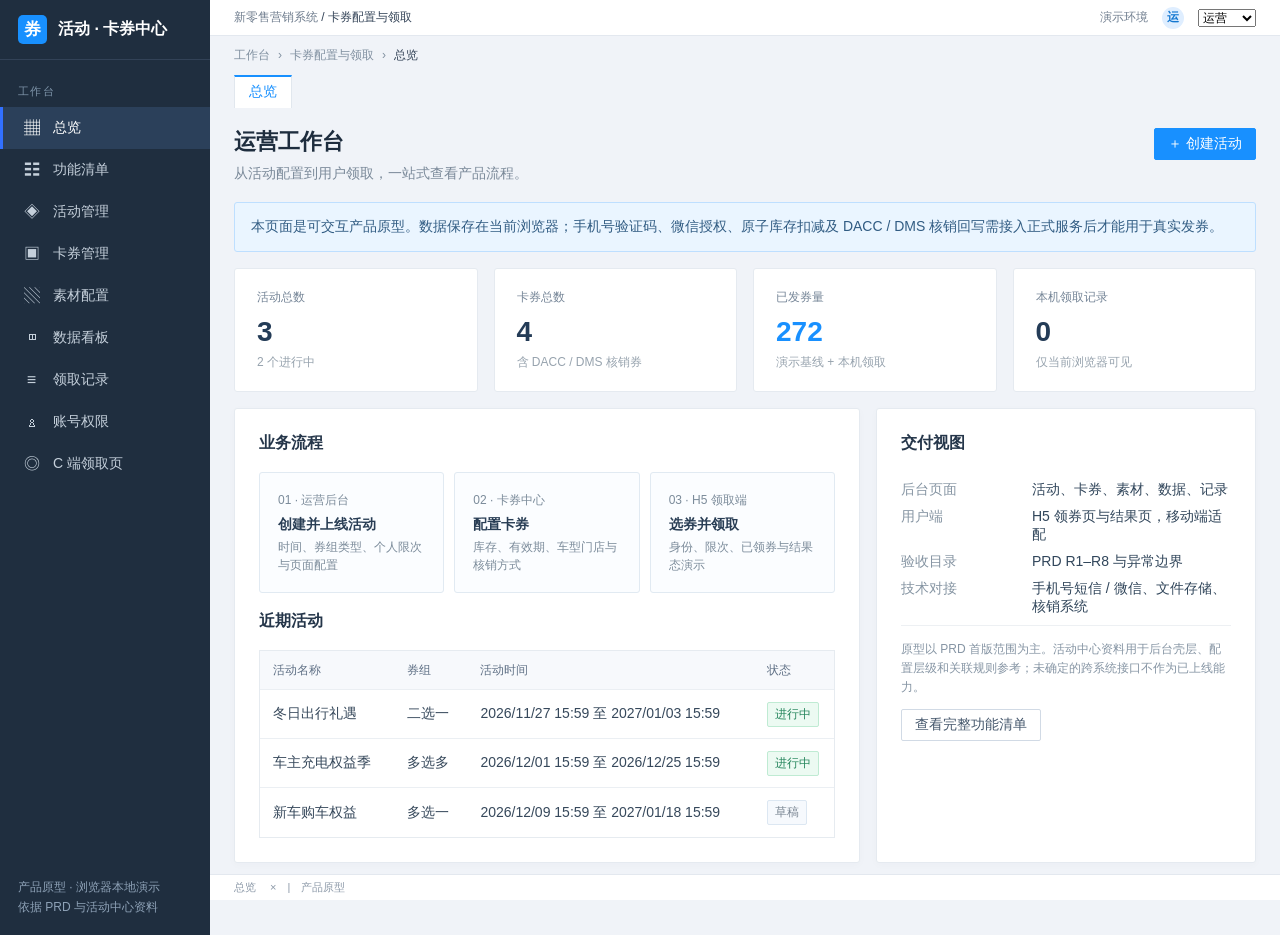
<file: coupon-claim-system/index.html>
<!doctype html>
<html lang="zh-CN">
<head>
  <meta charset="utf-8">
  <meta name="viewport" content="width=device-width, initial-scale=1">
  <meta name="theme-color" content="#1f2e3f">
  <title>卡券配置与领取系统 · 产品原型</title>
  <meta name="description" content="依据卡券配置与领取系统 PRD 和活动中心原型资料制作的交互式产品原型，包含功能清单、运营后台、数据看板及 H5 领券页。">
  <link rel="stylesheet" href="styles.css">
</head>
<body>
  <div id="app"></div>
  <div id="toast" role="status" aria-live="polite"></div>
  <script src="app.js" defer></script>
</body>
</html>
</file>
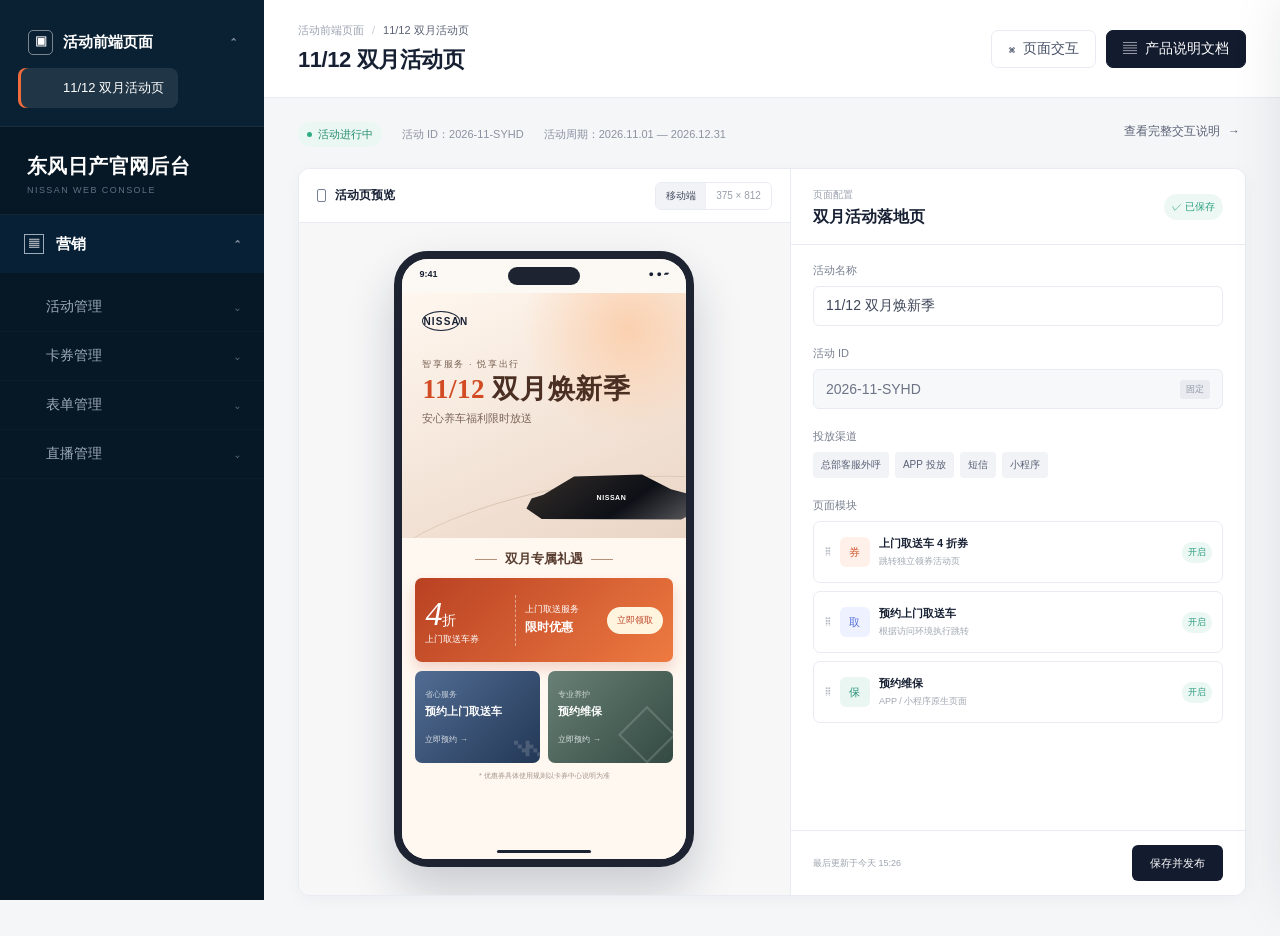
<file: double-month-campaign/index.html>
<!doctype html>
<html lang="zh-CN">
<head>
  <meta charset="UTF-8" />
  <meta name="viewport" content="width=device-width, initial-scale=1.0" />
  <meta name="description" content="东风日产 11/12 双月活动运营后台原型" />
  <title>11/12 双月活动 · 运营工作台</title>
  <link rel="stylesheet" href="./style.css" />
  <style>
    .sidebar{width:264px;padding:0 0 22px;background:#061725;overflow-y:auto}.main-content{margin-left:264px;width:calc(100% - 264px)}
    .frontend-panel{padding:22px 18px 18px;background:#0a2133;border-bottom:1px solid rgba(255,255,255,.06)}
    .portal-heading,.nav-group-header,.nav-subgroup-header{width:100%;border:0;background:transparent;color:#fff;display:flex;align-items:center;text-align:left}
    .portal-heading{height:40px;padding:0 10px;font-size:15px;font-weight:650;gap:10px}.portal-heading .portal-icon{width:25px;height:25px;border:1px solid rgba(255,255,255,.45);border-radius:5px;display:grid;place-items:center;font-size:12px}.portal-heading .chevron,.nav-group-header .chevron,.nav-subgroup-header .chevron{margin-left:auto;color:#8290a2;font-size:12px}
    .frontend-panel .nav-item{margin-top:6px;padding:11px 14px 11px 45px;color:#aeb9c6;font-size:13px}.frontend-panel .nav-item.active{background:rgba(255,255,255,.09);color:#fff;box-shadow:inset 3px 0 0 var(--orange)}
    .backend-brand{padding:26px 27px 19px;color:white;font-size:20px;font-weight:750;letter-spacing:.02em;border-bottom:1px solid rgba(255,255,255,.06)}
    .backend-brand small{display:block;color:#5f7286;font-size:9px;font-weight:500;letter-spacing:.16em;margin-top:5px;text-transform:uppercase}
    .main-nav{display:block;padding:0}.nav-group-header{height:58px;padding:0 24px;background:#082036;gap:12px;font-size:15px;font-weight:650}.nav-group-header .group-icon{width:20px;height:20px;border:1px solid #9eabba;display:grid;place-items:center;font-size:10px}
    .nav-level-two{padding:10px 0}.nav-subgroup{border-bottom:1px solid rgba(255,255,255,.025)}.nav-subgroup-header{height:48px;padding:0 24px 0 46px;color:#9eabba;font-size:14px}.nav-subgroup-header:hover{color:#fff;background:rgba(255,255,255,.03)}
    .nav-grandchildren{padding:2px 14px 9px 34px}.nav-subgroup:not(.open) .nav-grandchildren{display:none}.nav-grandchildren .nav-item{width:100%;padding:11px 12px;font-size:12px;color:#909dab;border-radius:5px}.nav-grandchildren .nav-item.active{color:#fff;background:#132b40;box-shadow:inset 3px 0 0 var(--orange)}
    .sidebar-footer{margin:22px 20px 0;padding-top:18px}.campaign-chip{display:none}.doc-view{display:none}.doc-view.active{display:block}
    @media(max-width:900px){.sidebar{width:220px;padding:0 0 20px}.main-content{margin-left:220px;width:calc(100% - 220px)}.backend-brand{font-size:17px;padding-left:20px}.nav-group-header{padding:0 18px}.nav-subgroup-header{padding-left:38px}.frontend-panel{padding-left:10px;padding-right:10px}.nav-item span:last-child{display:block}.sidebar-footer>div:nth-child(2){display:flex}}
    @media(max-width:650px){.sidebar{position:fixed;top:0;bottom:0;left:0;right:auto;width:72px;height:100vh;padding:0;display:flex;flex-direction:column}.main-content{margin-left:72px;margin-bottom:0;width:calc(100% - 72px)}.frontend-panel{padding:12px 8px}.portal-heading{justify-content:center;padding:0}.portal-heading>span:not(.portal-icon){display:none}.frontend-panel .nav-item{padding:10px 4px;justify-content:center}.frontend-panel .nav-item span{font-size:0}.frontend-panel .nav-item span:before{content:'11/12';font-size:9px}.backend-brand{font-size:0;padding:15px 8px;text-align:center}.backend-brand:before{content:'NISSAN';font-size:9px}.backend-brand small,.nav-group-header>span:not(.group-icon),.nav-subgroup-header,.sidebar-footer{display:none}.nav-group-header{padding:0;justify-content:center}.nav-level-two{padding:0}.nav-grandchildren{padding:5px}.nav-grandchildren .nav-item{padding:10px 3px;justify-content:center}.nav-grandchildren .nav-item span{font-size:0}.nav-grandchildren .nav-item span:before{content:'记录';font-size:9px}.topbar{padding-left:14px;padding-right:14px}}
  </style>
</head>
<body>
  <div class="app-shell">
    <aside class="sidebar">
      <div class="frontend-panel">
        <button class="portal-heading" type="button"><span class="portal-icon">▣</span><span>活动前端页面</span><span class="chevron">⌃</span></button>
        <button class="nav-item active" data-page="campaign"><span>11/12 双月活动页</span></button>
      </div>

      <div class="backend-brand">东风日产官网后台<small>Nissan Web Console</small></div>

      <nav class="main-nav" aria-label="主菜单">
        <button class="nav-group-header" type="button"><span class="group-icon">▤</span><span>营销</span><span class="chevron">⌃</span></button>
        <div class="nav-level-two">
          <div class="nav-subgroup">
            <button class="nav-subgroup-header" type="button"><span>活动管理</span><span class="chevron">⌄</span></button>
          </div>
          <div class="nav-subgroup">
            <button class="nav-subgroup-header" type="button"><span>卡券管理</span><span class="chevron">⌄</span></button>
          </div>
          <div class="nav-subgroup">
            <button class="nav-subgroup-header" type="button"><span>表单管理</span><span class="chevron">⌄</span></button>
            <div class="nav-grandchildren">
              <button class="nav-item" data-page="records"><span>双月活动记录表</span></button>
            </div>
          </div>
          <div class="nav-subgroup">
            <button class="nav-subgroup-header" type="button"><span>直播管理</span><span class="chevron">⌄</span></button>
          </div>
        </div>
      </nav>

    </aside>

    <main class="main-content">
      <header class="topbar">
        <div>
          <div class="breadcrumb"><span id="breadcrumbSection">活动前端页面</span><b>/</b><strong id="breadcrumbTitle">11/12 双月活动页</strong></div>
          <h1 id="pageTitle">11/12 双月活动页</h1>
        </div>
        <div class="top-actions" id="topActions">
          <button class="ghost-button" id="interactionButton"><span>⌘</span> 页面交互</button>
          <button class="primary-button" id="documentButton"><span>▤</span> 产品说明文档</button>
        </div>
      </header>

      <section id="campaignPage" class="page active-page">
        <div class="page-meta">
          <div class="meta-left"><span class="live-tag"><i></i> 活动进行中</span><span>活动 ID：2026-11-SYHD</span><span>活动周期：2026.11.01 — 2026.12.31</span></div>
          <button class="text-button" id="previewInteraction">查看完整交互说明 <span>→</span></button>
        </div>

        <div class="campaign-workspace">
          <section class="event-preview">
            <div class="phone-toolbar">
              <div><span class="device-dot"></span><strong>活动页预览</strong></div>
              <div class="viewport-switch"><button class="active">移动端</button><button>375 × 812</button></div>
            </div>
            <div class="phone-stage">
              <div class="phone-frame">
                <div class="phone-status"><span>9:41</span><span>● ● ▰</span></div>
                <div class="mobile-page">
                  <div class="mobile-hero">
                    <div class="mobile-brand">NISSAN</div>
                    <p>智享服务 · 悦享出行</p>
                    <h2><em>11/12</em> 双月焕新季</h2>
                    <div class="hero-subtitle">安心养车福利限时放送</div>
                    <div class="road-line"></div>
                    <div class="car-silhouette">NISSAN</div>
                  </div>
                  <div class="benefit-section">
                    <div class="section-title"><span></span><strong>双月专属礼遇</strong><span></span></div>
                    <button class="coupon-card" id="couponEntry">
                      <div class="coupon-value"><b>4</b><span>折</span><small>上门取送车券</small></div>
                      <div class="coupon-rule">上门取送服务<br><strong>限时优惠</strong></div>
                      <div class="coupon-action">立即领取</div>
                    </button>
                    <div class="service-grid">
                      <button class="service-card pickup" id="pickupEntry"><span class="service-illustration">⌁</span><small>省心服务</small><strong>预约上门取送车</strong><em>立即预约 →</em></button>
                      <button class="service-card maintenance" id="maintenanceEntry"><span class="service-illustration">◇</span><small>专业养护</small><strong>预约维保</strong><em>立即预约 →</em></button>
                    </div>
                    <p class="fine-print">* 优惠券具体使用规则以卡券中心说明为准</p>
                  </div>
                </div>
                <div class="phone-home"></div>
              </div>
            </div>
          </section>

          <aside class="config-panel">
            <div class="panel-heading"><div><span>页面配置</span><h3>双月活动落地页</h3></div><span class="saved-indicator">✓ 已保存</span></div>
            <div class="config-list">
              <div class="config-group"><label>活动名称</label><div class="input-like">11/12 双月焕新季</div></div>
              <div class="config-group"><label>活动 ID</label><div class="input-like disabled">2026-11-SYHD <span>固定</span></div></div>
              <div class="config-group"><label>投放渠道</label><div class="tag-list"><span>总部客服外呼</span><span>APP 投放</span><span>短信</span><span>小程序</span></div></div>
              <div class="config-group"><label>页面模块</label>
                <div class="module-row"><span class="drag">⠿</span><span class="module-icon orange">券</span><div><strong>上门取送车 4 折券</strong><small>跳转独立领券活动页</small></div><i>开启</i></div>
                <div class="module-row"><span class="drag">⠿</span><span class="module-icon blue">取</span><div><strong>预约上门取送车</strong><small>根据访问环境执行跳转</small></div><i>开启</i></div>
                <div class="module-row"><span class="drag">⠿</span><span class="module-icon green">保</span><div><strong>预约维保</strong><small>APP / 小程序原生页面</small></div><i>开启</i></div>
              </div>
            </div>
            <div class="config-footer"><span>最后更新于今天 15:26</span><button id="publishDemo">保存并发布</button></div>
          </aside>
        </div>
      </section>

      <section id="recordsPage" class="page">
        <div class="record-toolbar">
          <div><h2>活动数据概览</h2><p>数据每 10 分钟更新 · 最近更新：今天 15:30</p></div>
          <div class="toolbar-actions"><button class="outline-button">◷ 2026.11.01 — 12.31</button><button class="outline-button" id="exportButton">⇩ 导出数据</button><button class="primary-button" id="recordsDocumentButton"><span>▤</span> 产品说明文档</button></div>
        </div>

        <div class="stats-grid">
          <article class="stat-card featured"><div class="stat-label"><span>页面浏览数</span><b>PV</b></div><strong>24,862</strong><div class="trend"><i>↑ 18.6%</i><span>较上一周期</span></div></article>
          <article class="stat-card"><div class="stat-label"><span>页面浏览人数</span><b>UV</b></div><strong>18,420</strong><div class="trend"><i>↑ 12.4%</i><span>较上一周期</span></div></article>
          <article class="stat-card"><div class="stat-label"><span>活动引流领券数</span><b>券</b></div><strong>6,284</strong><div class="trend"><i>25.3%</i><span>浏览转化率</span></div></article>
          <article class="stat-card"><div class="stat-label"><span>取送车提交预约数</span><b>取</b></div><strong>1,926</strong><div class="trend"><i>30.7%</i><span>领券转化率</span></div></article>
          <article class="stat-card"><div class="stat-label"><span>维保预约数</span><b>保</b></div><strong>2,315</strong><div class="trend"><i>↑ 8.2%</i><span>较上一周期</span></div></article>
        </div>

        <div class="channel-panel">
          <div class="section-heading"><div><h3>页面浏览数 · 渠道分布</h3><p>各投放渠道带来的页面访问量</p></div><span>总计 24,862 次</span></div>
          <div class="channel-bars">
            <div class="channel-item"><div><span><i class="channel-color c1"></i>总部客服外呼</span><strong>8,704 <small>35%</small></strong></div><div class="bar"><i style="width:35%"></i></div></div>
            <div class="channel-item"><div><span><i class="channel-color c2"></i>APP 投放</span><strong>7,956 <small>32%</small></strong></div><div class="bar"><i style="width:32%"></i></div></div>
            <div class="channel-item"><div><span><i class="channel-color c3"></i>短信</span><strong>5,221 <small>21%</small></strong></div><div class="bar"><i style="width:21%"></i></div></div>
            <div class="channel-item"><div><span><i class="channel-color c4"></i>小程序</span><strong>2,981 <small>12%</small></strong></div><div class="bar"><i style="width:12%"></i></div></div>
          </div>
        </div>

        <div class="records-panel">
          <div class="section-heading records-heading"><div><h3>领券明细</h3><p>共 6,284 条活动领券记录</p></div><div class="record-filters"><button class="filter-button">全部状态⌄</button><label class="search-box">⌕<input id="recordSearch" placeholder="搜索 oneID / 卡券 ID" /></label></div></div>
          <div class="table-wrap">
            <table>
              <thead><tr><th>活动 ID</th><th>oneID</th><th>卡券 ID</th><th>参与活动时间</th><th>领取卡券时间</th><th>核销时间</th><th>状态</th></tr></thead>
              <tbody id="recordTableBody"></tbody>
            </table>
          </div>
          <div class="pagination"><span>共 6,284 条</span><div><button disabled>‹</button><button class="active">1</button><button>2</button><button>3</button><span>···</span><button>629</button><button>›</button></div></div>
        </div>
      </section>

      <section id="interactionPage" class="page">
        <div class="interaction-intro"><button class="back-link" id="backToCampaign">← 返回活动页</button><div><span class="eyebrow">INTERACTION SPEC</span><h2>页面交互说明</h2><p>选择访问环境并点击下方交互节点，右侧将呈现用户实际看到的页面或提示。</p></div></div>
        <div class="interaction-layout">
          <section class="flow-panel">
            <div class="environment-picker"><span>模拟访问环境</span><div><button data-env="app" class="active">东风日产 APP</button><button data-env="mini">微信小程序</button><button data-env="web">其他环境</button></div></div>
            <div class="flow-title"><span>活动页面</span><i></i><span>目标页面</span></div>
            <div class="flow-list">
              <button class="flow-card active" data-flow="coupon"><span class="flow-index orange">01</span><div><strong>领取上门取送车 4 折券</strong><p>跳转至独立领券活动页，领取后进入卡券中心</p></div><em>→</em></button>
              <button class="flow-card" data-flow="pickup"><span class="flow-index blue">02</span><div><strong>预约上门取送车</strong><p id="pickupFlowDesc">APP 内跳转上门取送车预约页面</p></div><em>→</em></button>
              <button class="flow-card" data-flow="maintenance"><span class="flow-index green">03</span><div><strong>预约维保</strong><p id="maintenanceFlowDesc">APP 内跳转预约维保页面</p></div><em>→</em></button>
            </div>
            <div class="logic-note"><span>i</span><p><strong>环境判断规则</strong>页面载入时通过 UA 与 JS Bridge 判断访问环境；按钮点击埋点成功后，再执行原生路由或展示引导弹窗。</p></div>
          </section>
          <section class="result-panel">
            <div class="result-header"><div><span class="status-dot"></span><strong id="resultTitle">4 折券独立领券页</strong></div><span id="resultEnv">东风日产 APP</span></div>
            <div class="result-stage">
              <div class="result-phone">
                <div class="phone-status dark"><span>9:41</span><span>● ● ▰</span></div>
                <div id="resultContent" class="result-content"></div>
                <div class="phone-home dark-home"></div>
              </div>
            </div>
            <div class="result-caption" id="resultCaption"><span>跳转方式</span><strong>H5 路由 · /coupon/pickup-40off</strong></div>
          </section>
        </div>
      </section>
    </main>
  </div>

  <div class="drawer-overlay" id="drawerOverlay"></div>
  <aside class="document-drawer" id="documentDrawer" aria-hidden="true">
    <div class="drawer-header"><div><span>PRODUCT SPEC</span><h2 id="drawerTitle">11/12 双月活动产品说明</h2></div><button id="closeDrawer" aria-label="关闭">×</button></div>
    <div class="drawer-body">
      <div class="doc-view active" id="campaignDocView">
        <div class="doc-meta"><span>版本 V1.0</span><span>最后更新 2026.10.21 14:21:58 CST</span><span class="pending-review">◷ 待评审</span></div>
        <nav class="doc-toc"><a href="#doc-bg">项目背景</a><a href="#doc-goal">产品目标</a><a href="#doc-rule">活动规则</a><a href="#doc-data">数据口径</a><a href="#doc-event">埋点说明</a></nav>
        <article class="doc-content">
          <section id="doc-bg"><h3><span>01</span> 项目背景</h3><p>面向东风日产车主开展 11/12 双月售后服务活动，通过多渠道触达，为用户提供上门取送车与预约维保服务，提升售后预约转化。</p></section>
          <section id="doc-goal"><h3><span>02</span> 产品目标</h3><div class="goal-grid"><div><strong>提升触达</strong><p>统一承接外呼、APP、短信与小程序流量</p></div><div><strong>促进转化</strong><p>以 4 折服务券降低预约决策门槛</p></div><div><strong>完整归因</strong><p>贯通访问、领券、预约、核销数据</p></div></div></section>
          <section id="doc-rule"><h3><span>03</span> 活动规则</h3><ol><li><b>活动时间</b><p>2026 年 11 月 1 日至 12 月 31 日。</p></li><li><b>参与用户</b><p>已完成 oneID 登录且绑定东风日产车辆的用户。</p></li><li><b>优惠内容</b><p>每位用户限领 2 张上门取送车 4 折券（包含原活动页领取的），券的有效期与适用门店以卡券中心为准。</p></li><li><b>预约入口</b><p>APP 内调用原生预约页；小程序内进入小程序预约页；其他环境预约维保时唤起微信小程序，上门取送车仍引导用户前往 APP。</p></li></ol></section>
          <section id="doc-data"><h3><span>04</span> 数据口径</h3><table class="doc-table"><tr><th>指标</th><th>统计口径</th></tr><tr><td>页面浏览数</td><td>活动页面曝光事件总次数（PV），按 source_channel 区分渠道</td></tr><tr><td>页面浏览人数</td><td>活动页面曝光事件按 oneID 去重（UV）</td></tr><tr><td>活动引流领券数</td><td>由本活动进入独立领券页并领取成功的卡券数</td></tr><tr><td>取送车提交预约数</td><td>来源为本活动且提交成功的上门取送车订单数</td></tr><tr><td>维保预约数</td><td>来源为本活动且提交成功的维保预约单数</td></tr></table></section>
          <section id="doc-event"><h3><span>05</span> 核心埋点</h3><div class="event-code"><code>syhd_page_view</code><span>活动页浏览</span></div><div class="event-code"><code>syhd_coupon_click</code><span>4 折券入口点击</span></div><div class="event-code"><code>syhd_pickup_submit</code><span>取送车预约提交</span></div><div class="event-code"><code>syhd_maintenance_submit</code><span>维保预约提交</span></div></section>
        </article>
      </div>
      <div class="doc-view" id="recordsDocView">
        <div class="doc-meta"><span>版本 V1.0</span><span>最后更新 2026.10.23</span><span class="pending-review">◷ 待评审</span></div>
        <nav class="doc-toc"><a href="#record-purpose">页面定位</a><a href="#record-metrics">统计口径</a><a href="#record-fields">字段说明</a><a href="#record-rules">数据规则</a></nav>
        <article class="doc-content">
          <section id="record-purpose"><h3><span>01</span> 页面定位</h3><p>双月活动记录表用于活动运营人员查看 11/12 双月活动的访问、领券、预约及核销数据，支持从渠道整体表现下钻至单个 oneID 的卡券流转明细。</p><div class="goal-grid"><div><strong>活动监控</strong><p>集中查看流量、领券与预约转化</p></div><div><strong>用户追踪</strong><p>通过 oneID 追踪单用户卡券状态</p></div><div><strong>运营复盘</strong><p>按渠道评估活动投放效果</p></div></div></section>
          <section id="record-metrics"><h3><span>02</span> 数据统计口径</h3><table class="doc-table"><tr><th>指标</th><th>定义</th></tr><tr><td>页面浏览数</td><td>活动页面曝光事件总次数（PV），包含总部客服外呼、APP 投放、短信、小程序四个渠道</td></tr><tr><td>页面浏览人数</td><td>活动页面曝光用户按 oneID 去重后的用户数（UV）</td></tr><tr><td>活动引流领券数</td><td>从本活动进入领券页且领取成功的卡券数量</td></tr><tr><td>取送车提交预约数</td><td>来源为本活动且已成功提交的上门取送车预约单数</td></tr><tr><td>维保预约数</td><td>来源为本活动且已成功提交的维保预约单数</td></tr></table></section>
          <section id="record-fields"><h3><span>03</span> 明细字段说明</h3><table class="doc-table"><tr><th>字段</th><th>说明</th></tr><tr><td>活动 ID</td><td>固定为 2026-11-SYHD</td></tr><tr><td>oneID</td><td>参与活动用户的统一身份标识</td></tr><tr><td>卡券 ID</td><td>用户领取卡券的唯一编号</td></tr><tr><td>参与活动时间</td><td>用户在活动页点击领取上门取送车 4 折券的时间</td></tr><tr><td>领取卡券时间</td><td>用户在卡券中心完成领券的时间</td></tr><tr><td>核销时间</td><td>卡券在卡券中心完成核销的时间；未核销时显示“—”</td></tr><tr><td>状态</td><td>待领取、已领取或已核销</td></tr></table></section>
          <section id="record-rules"><h3><span>04</span> 数据与操作规则</h3><ol><li><b>刷新频率</b><p>统计与明细数据每 10 分钟同步一次，页面显示最近更新时间。</p></li><li><b>时间标准</b><p>所有时间均采用中国标准时间（CST，UTC+8）。</p></li><li><b>搜索规则</b><p>支持使用完整或部分 oneID、卡券 ID 查询当前活动记录。</p></li><li><b>导出规则</b><p>导出当前活动周期内的数据，字段顺序与页面明细表保持一致。</p></li></ol></section>
        </article>
      </div>
    </div>
  </aside>

  <div class="modal-overlay" id="modalOverlay">
    <div class="route-modal" id="routeModal"><button class="modal-close" id="modalClose">×</button><div id="modalBody"></div></div>
  </div>
  <div class="toast" id="toast"><span>✓</span><p><strong>发布成功</strong><small>活动配置已同步至线上环境</small></p></div>

  <script src="./app.js"></script>
</body>
</html>
</file>
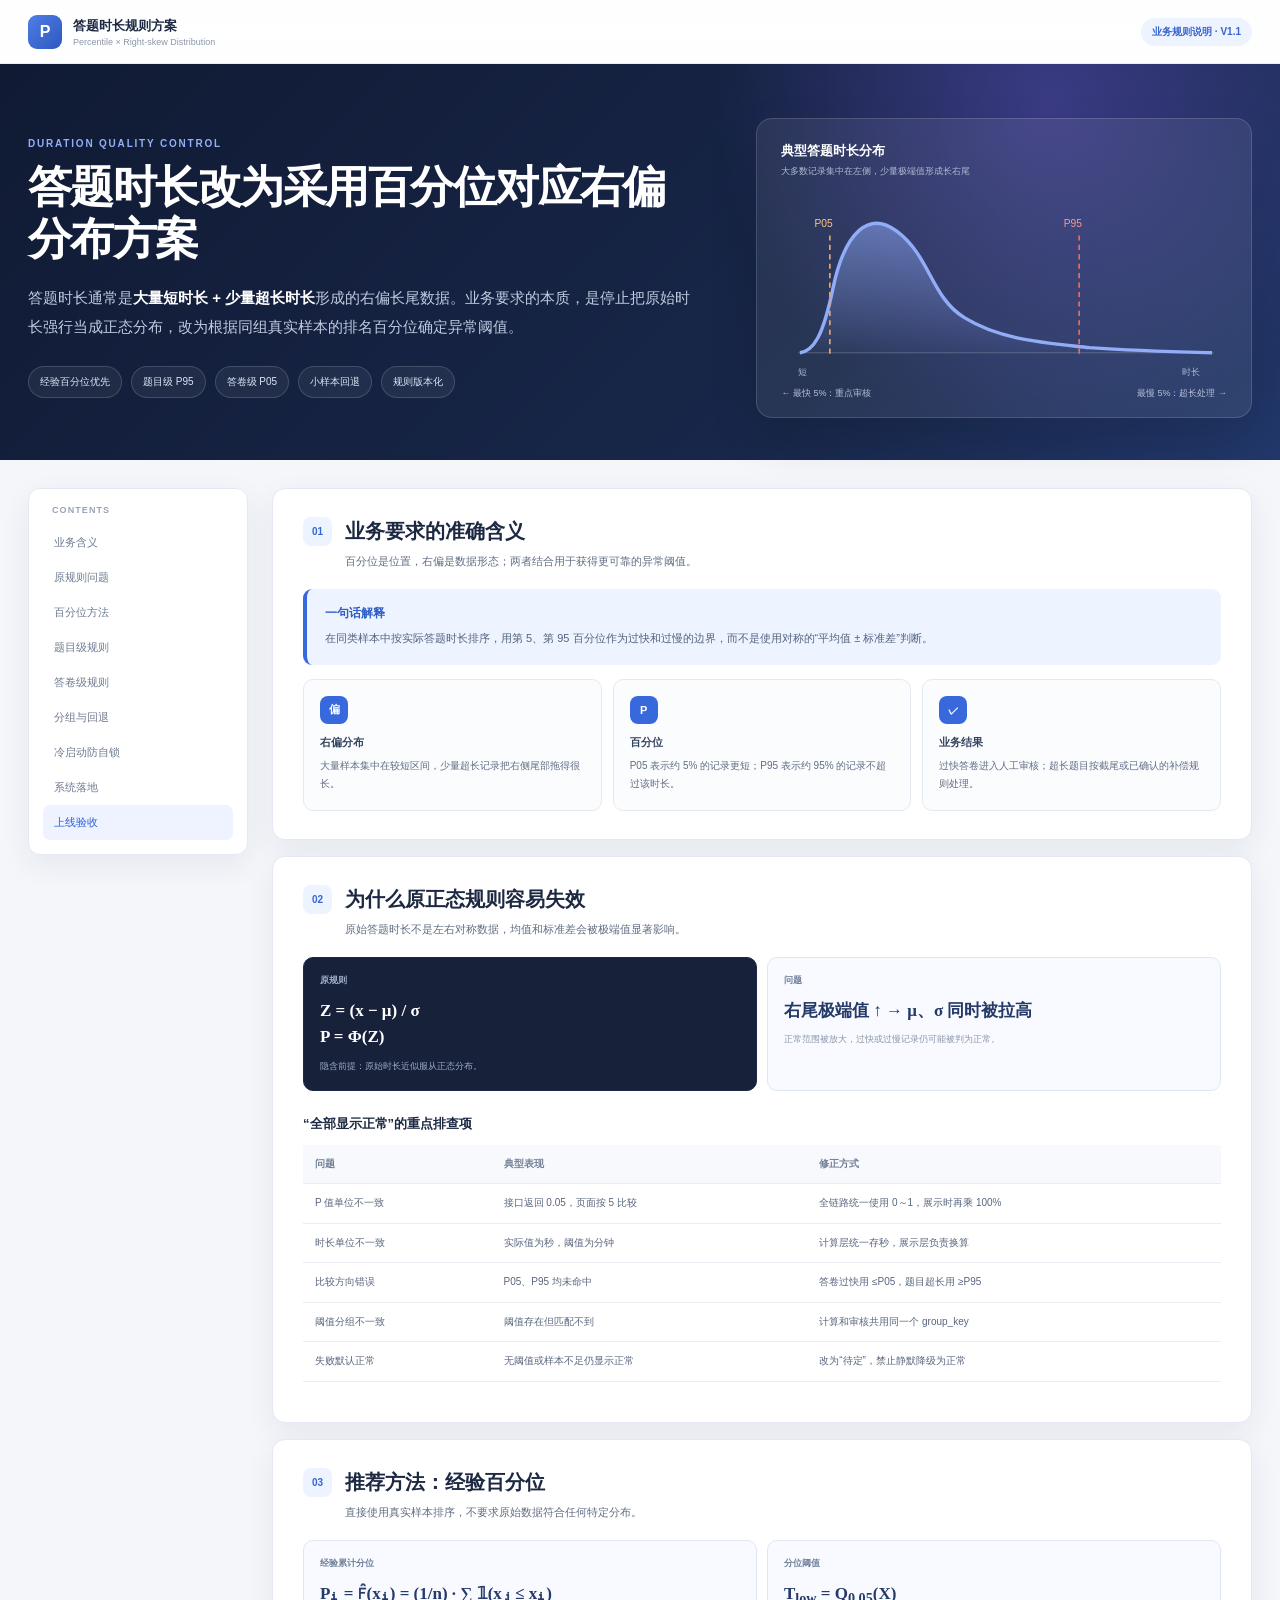
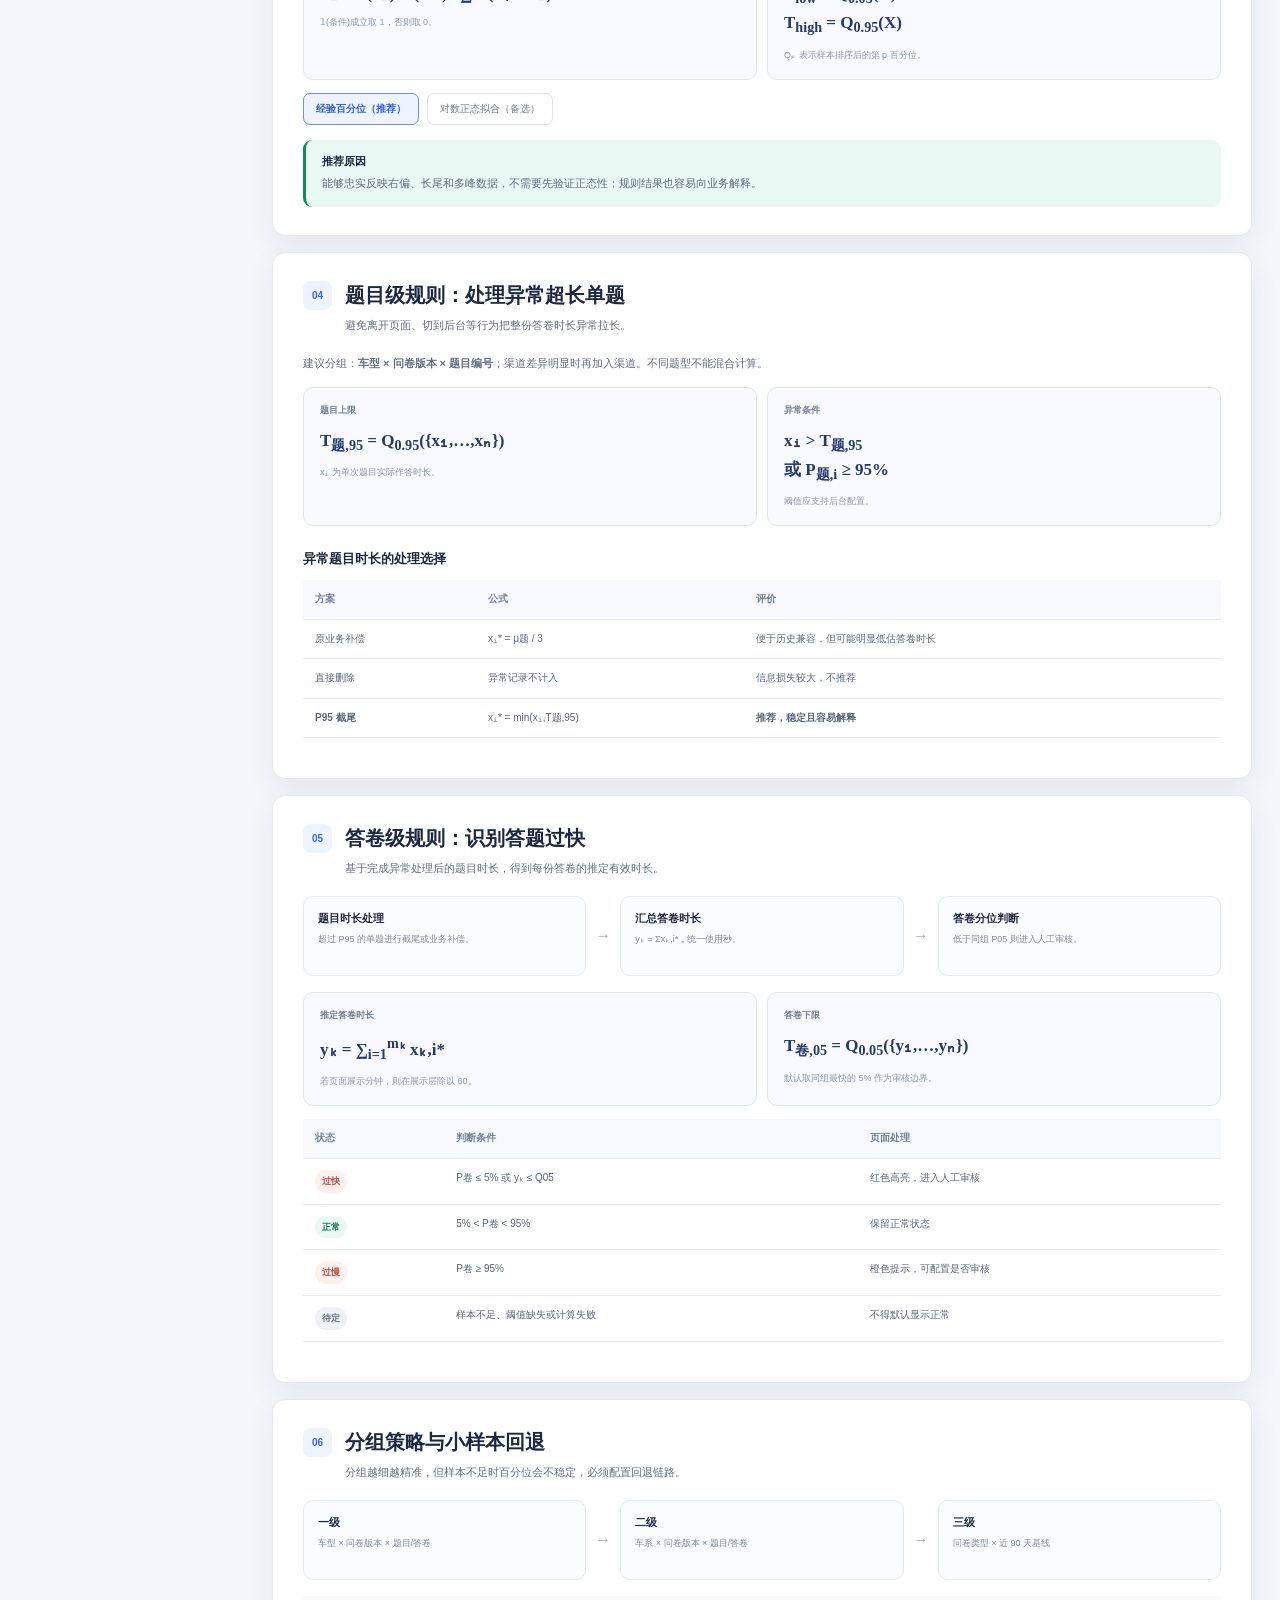
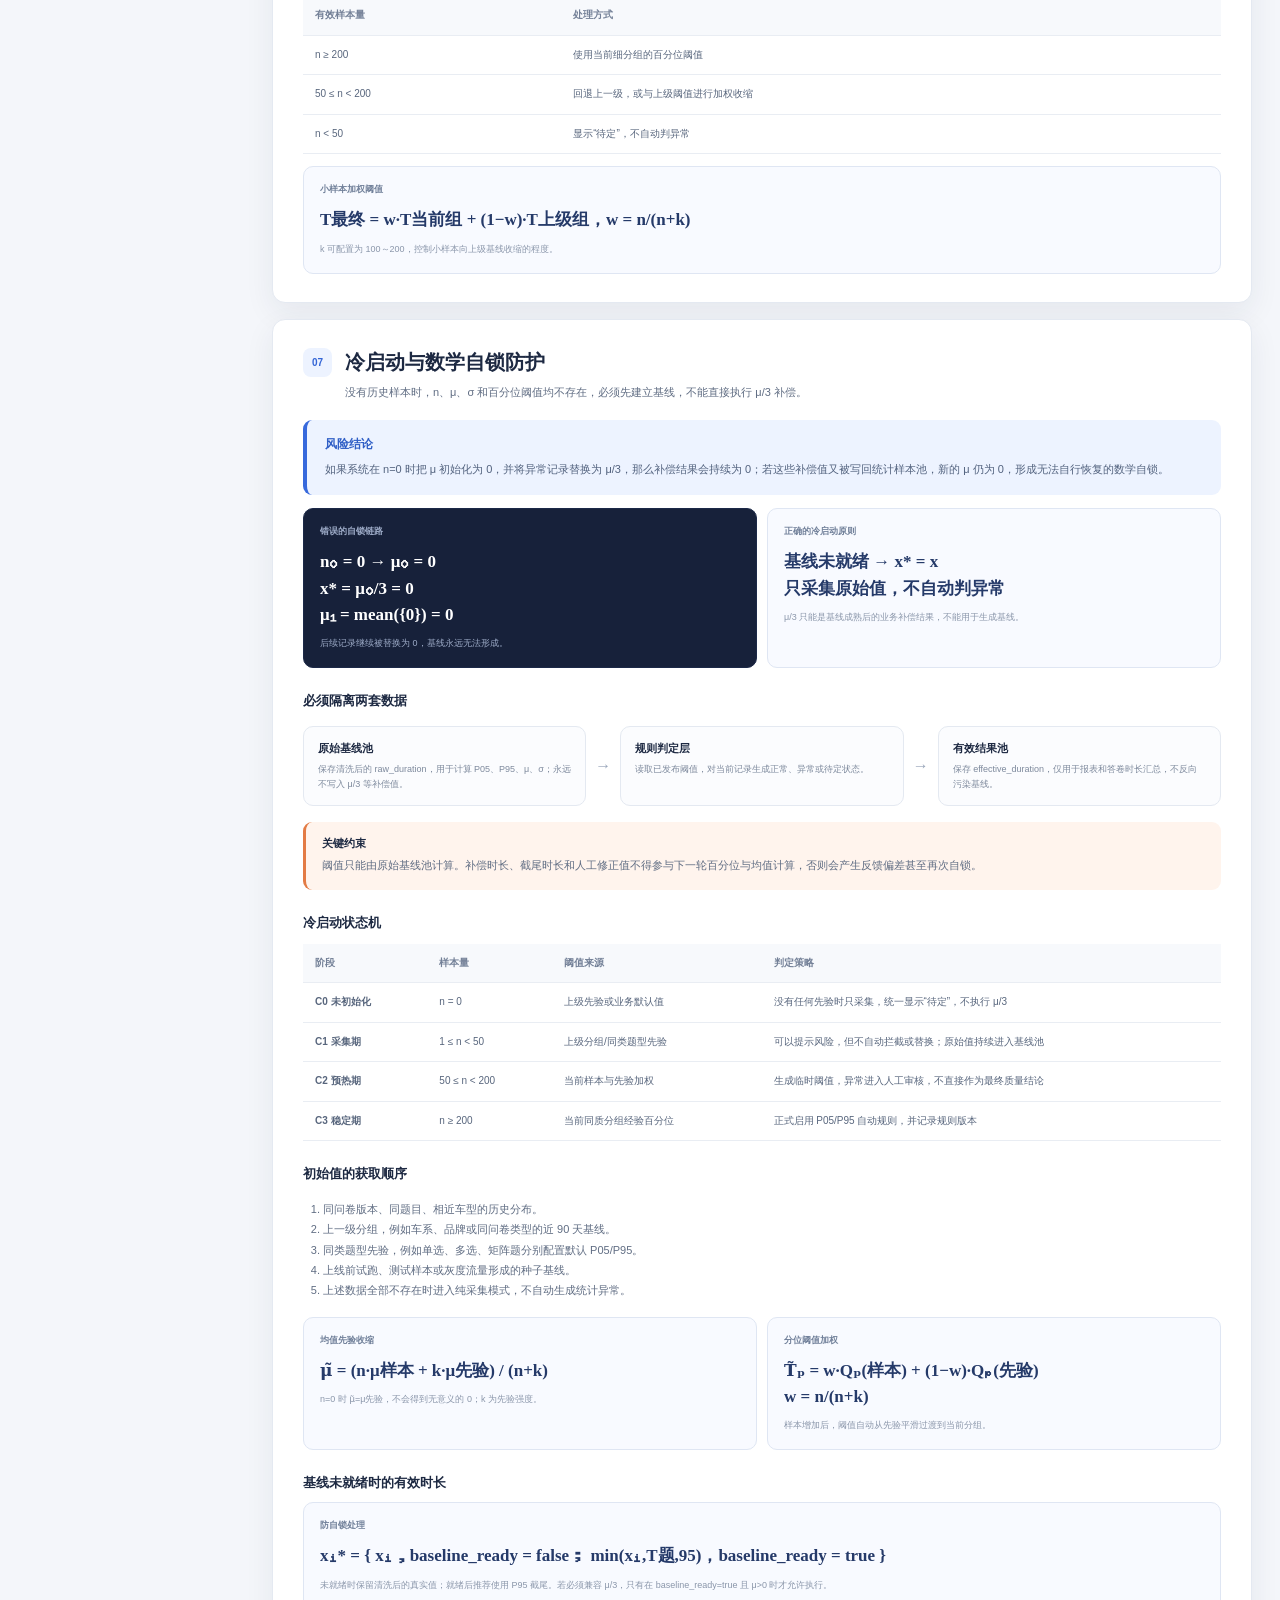
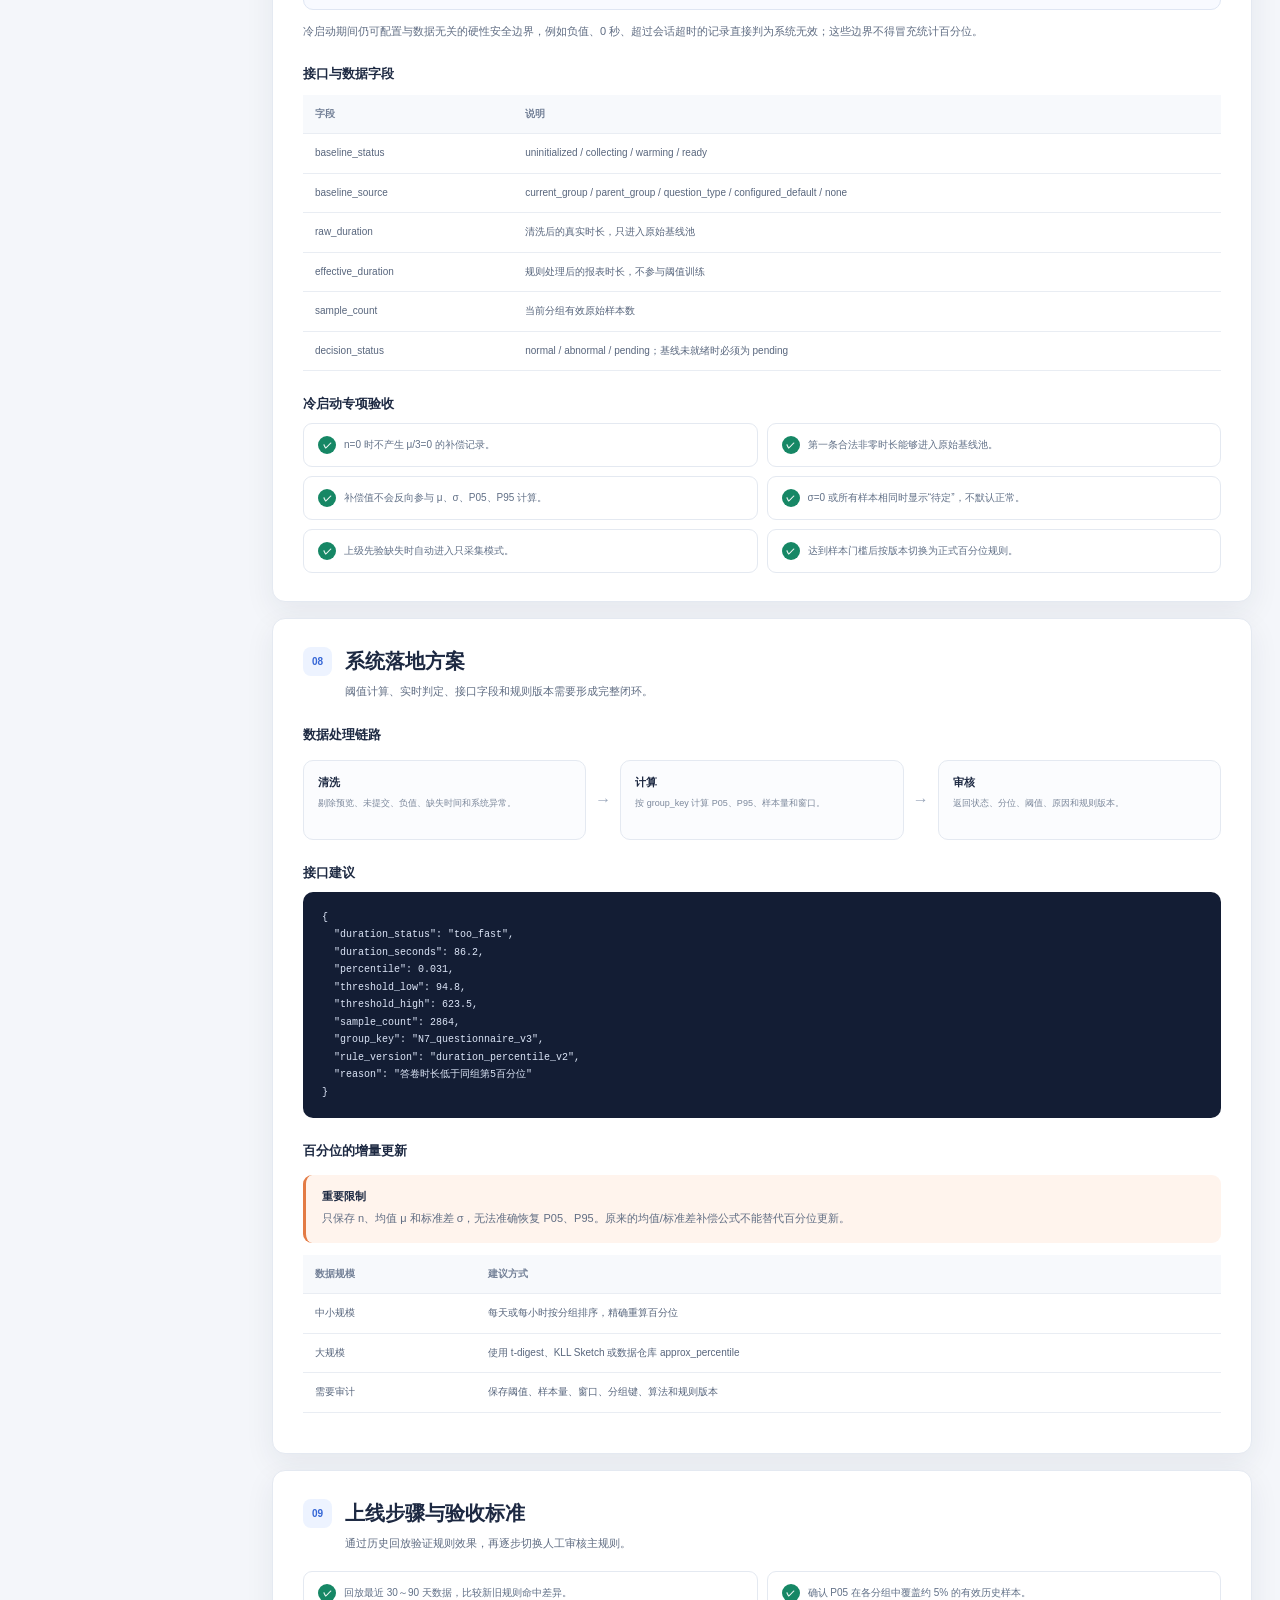
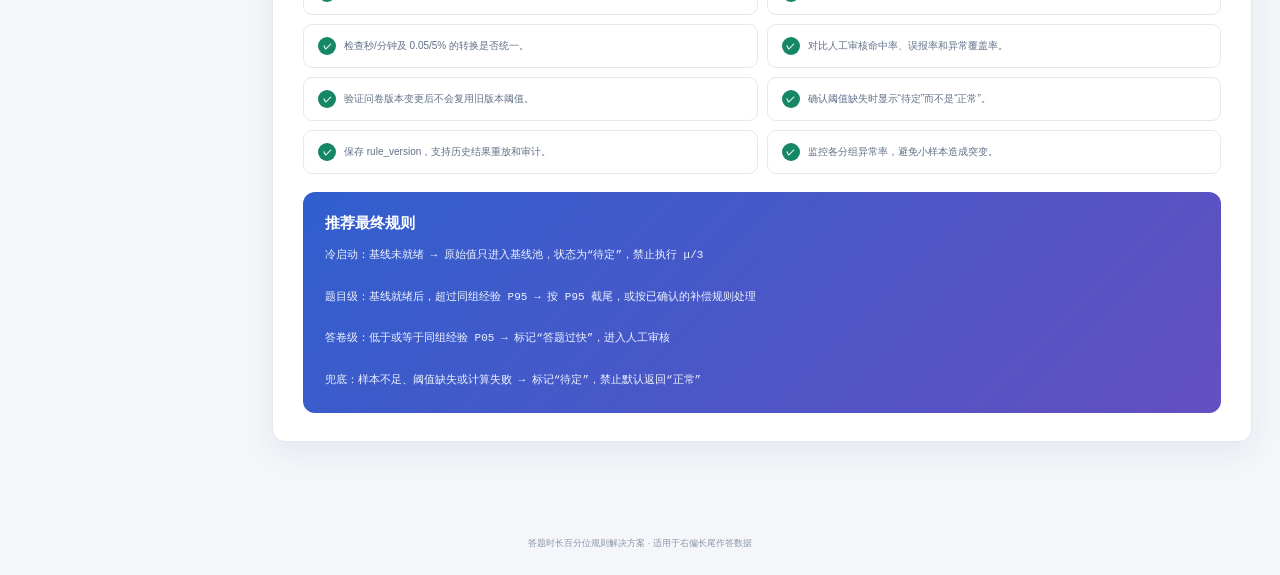
<file: duration-percentile-solution/index.html>
<!doctype html>
<html lang="zh-CN">
<head>
  <meta charset="UTF-8" />
  <meta name="viewport" content="width=device-width, initial-scale=1.0" />
  <meta name="description" content="答题时长采用百分位对应右偏分布的业务解释与详细落地方案" />
  <title>答题时长百分位规则 · 右偏分布解决方案</title>
  <style>
    :root {
      --navy:#101a33; --ink:#1d2942; --muted:#68758c; --line:#e4e9f1;
      --bg:#f4f6fa; --card:#fff; --blue:#3769dc; --blue-soft:#edf3ff;
      --violet:#7057d9; --orange:#e37b45; --orange-soft:#fff4ed;
      --green:#168765; --green-soft:#eaf8f3; --red:#cf5b4c; --shadow:0 10px 30px rgba(27,42,75,.07);
    }
    * { box-sizing:border-box; }
    html { scroll-behavior:smooth; }
    body { margin:0; color:var(--ink); background:var(--bg); font-family:Inter,"PingFang SC","Microsoft YaHei",sans-serif; }
    a { color:inherit; text-decoration:none; }
    button { font:inherit; }
    .topbar {
      position:sticky; top:0; z-index:20; height:64px; padding:0 max(28px,calc((100vw - 1500px)/2));
      display:flex; align-items:center; justify-content:space-between;
      background:rgba(255,255,255,.9); border-bottom:1px solid rgba(25,40,70,.08); backdrop-filter:blur(18px);
    }
    .brand { display:flex; align-items:center; gap:11px; }
    .brand-mark { width:34px; height:34px; display:grid; place-items:center; border-radius:9px; color:#fff; background:linear-gradient(135deg,#4f7de6,#2e58bf); font-weight:800; }
    .brand strong,.brand small { display:block; }
    .brand strong { font-size:13px; }
    .brand small { margin-top:2px; color:#8a96a9; font-size:9px; }
    .top-tag { padding:7px 11px; border-radius:18px; color:#3764ce; background:#edf3ff; font-size:10px; font-weight:700; }
    .hero {
      padding:54px max(28px,calc((100vw - 1500px)/2)) 42px;
      color:#fff; background:
        radial-gradient(circle at 82% 10%,rgba(111,91,222,.4),transparent 30%),
        linear-gradient(135deg,#101a33,#18274a 68%,#22386b);
    }
    .hero-grid { display:grid; grid-template-columns:1.15fr .85fr; gap:58px; align-items:center; }
    .eyebrow { margin:0 0 12px; color:#91aff8; font-size:10px; font-weight:800; letter-spacing:.18em; }
    .hero h1 { max-width:760px; margin:0; font-size:44px; line-height:1.18; letter-spacing:-.035em; }
    .hero-copy { max-width:760px; margin:20px 0 0; color:#c0cbe0; font-size:15px; line-height:1.9; }
    .hero-copy strong { color:#fff; }
    .hero-pills { display:flex; flex-wrap:wrap; gap:9px; margin-top:25px; }
    .hero-pills span { padding:8px 11px; border:1px solid rgba(255,255,255,.15); border-radius:20px; background:rgba(255,255,255,.06); color:#dce5f8; font-size:10px; }
    .chart-card { padding:23px 24px 17px; border:1px solid rgba(255,255,255,.14); border-radius:16px; background:rgba(255,255,255,.07); box-shadow:0 20px 50px rgba(0,0,0,.12); }
    .chart-card h2 { margin:0; font-size:13px; }
    .chart-card p { margin:5px 0 12px; color:#aebbd3; font-size:9px; }
    .chart-card svg { width:100%; height:auto; display:block; }
    .chart-legend { display:flex; justify-content:space-between; color:#b5c0d5; font-size:9px; }
    .layout { max-width:1500px; margin:0 auto; padding:28px 28px 70px; display:grid; grid-template-columns:220px minmax(0,1fr); gap:24px; }
    .side-nav { position:sticky; top:88px; align-self:start; padding:14px; border:1px solid var(--line); border-radius:12px; background:#fff; box-shadow:var(--shadow); }
    .side-nav p { margin:2px 9px 10px; color:#9aa4b5; font-size:9px; font-weight:700; letter-spacing:.12em; }
    .side-nav a { display:block; padding:10px 11px; border-radius:7px; color:#6f7b90; font-size:11px; transition:.2s; }
    .side-nav a:hover,.side-nav a.active { color:#2f60d5; background:#eef3ff; }
    main { min-width:0; display:grid; gap:16px; }
    .section { padding:28px 30px; border:1px solid var(--line); border-radius:13px; background:#fff; box-shadow:var(--shadow); scroll-margin-top:84px; }
    .section-head { display:flex; align-items:flex-start; gap:13px; margin-bottom:18px; }
    .section-no { width:29px; height:29px; display:grid; place-items:center; flex:none; border-radius:8px; color:#3566d6; background:#edf3ff; font-size:10px; font-weight:800; }
    .section h2 { margin:1px 0 6px; font-size:20px; }
    .section-sub { margin:0; color:#8792a5; font-size:11px; line-height:1.65; }
    .section h3 { margin:24px 0 10px; font-size:13px; }
    .section p,.section li { color:#606d83; font-size:11px; line-height:1.85; }
    .section ul,.section ol { padding-left:20px; }
    .lead { padding:16px 18px; border-left:4px solid var(--blue); border-radius:9px; background:var(--blue-soft); }
    .lead strong { display:block; margin-bottom:6px; color:#2f5ec6; font-size:12px; }
    .lead p { margin:0; color:#53637f; }
    .callout { padding:14px 16px; margin-top:15px; border-radius:9px; }
    .callout.amber { border-left:3px solid var(--orange); background:var(--orange-soft); }
    .callout.green { border-left:3px solid var(--green); background:var(--green-soft); }
    .callout strong { display:block; margin-bottom:4px; font-size:11px; }
    .callout p { margin:0; }
    .card-grid { display:grid; grid-template-columns:repeat(3,minmax(0,1fr)); gap:11px; }
    .mini-card { padding:16px; border:1px solid var(--line); border-radius:10px; background:#fbfcfe; }
    .mini-card b { display:block; margin-bottom:7px; color:#35445f; font-size:11px; }
    .mini-card p { margin:0; font-size:10px; }
    .mini-icon { width:28px; height:28px; display:grid; place-items:center; margin-bottom:11px; border-radius:8px; color:#fff; background:var(--blue); font-size:11px; font-weight:800; }
    .formula-grid { display:grid; grid-template-columns:repeat(2,minmax(0,1fr)); gap:10px; margin:13px 0; }
    .formula { min-width:0; padding:16px; border:1px solid #dfe6f3; border-radius:10px; background:#f8faff; }
    .formula span,.formula small { display:block; }
    .formula span { color:#71809a; font-size:9px; font-weight:700; }
    .formula strong { display:block; margin:11px 0 8px; overflow-wrap:anywhere; color:#253a69; font-family:Georgia,"Times New Roman",serif; font-size:17px; line-height:1.55; }
    .formula small { color:#8a96aa; font-size:9px; line-height:1.65; }
    .formula.dark { border-color:#1c2948; color:#fff; background:#17213a; }
    .formula.dark span,.formula.dark small { color:#9dabc7; }
    .formula.dark strong { color:#fff; }
    .flow { display:grid; grid-template-columns:1fr auto 1fr auto 1fr; gap:9px; align-items:center; margin:16px 0; }
    .flow div { padding:14px; min-height:80px; border:1px solid var(--line); border-radius:10px; background:#fbfcfe; }
    .flow b,.flow small { display:block; }
    .flow b { margin-bottom:6px; font-size:11px; }
    .flow small { color:#7d899c; font-size:9px; line-height:1.6; }
    .flow i { color:#9aa7bb; font-style:normal; }
    table { width:100%; border-collapse:collapse; margin:12px 0; }
    th,td { padding:11px 12px; border-bottom:1px solid #e9edf3; text-align:left; vertical-align:top; font-size:10px; line-height:1.65; }
    th { color:#738097; background:#f7f9fc; font-weight:700; }
    td { color:#58667d; }
    .status { display:inline-flex; padding:4px 7px; border-radius:12px; font-size:9px; font-weight:700; }
    .status.red { color:#b84e42; background:#fff0ed; }
    .status.green { color:#147454; background:#eaf8f3; }
    .status.gray { color:#69758a; background:#eef1f5; }
    .code { padding:17px 19px; overflow-x:auto; border-radius:10px; color:#dce5f7; background:#131d34; font:10px/1.75 ui-monospace,SFMono-Regular,Menlo,monospace; white-space:pre; }
    .tabs { display:flex; gap:8px; margin-bottom:13px; }
    .tabs button { padding:8px 12px; border:1px solid #dfe5ef; border-radius:7px; color:#6f7b8f; background:#fff; cursor:pointer; font-size:10px; }
    .tabs button.active { border-color:#6e8ee3; color:#315fcd; background:#edf3ff; font-weight:700; }
    .tab-panel { display:none; }
    .tab-panel.active { display:block; }
    .final-rule { padding:22px; border-radius:12px; color:#fff; background:linear-gradient(135deg,#315fce,#644fc1); }
    .final-rule h3 { margin:0 0 12px; color:#fff; font-size:15px; }
    .final-rule pre { margin:0; color:#eef3ff; font:11px/1.9 ui-monospace,SFMono-Regular,Menlo,monospace; white-space:pre-wrap; }
    .checklist { display:grid; grid-template-columns:repeat(2,minmax(0,1fr)); gap:9px; }
    .checklist div { padding:12px 14px; border:1px solid var(--line); border-radius:9px; color:#617087; font-size:10px; line-height:1.6; }
    .checklist div::before { content:"✓"; display:inline-grid; width:18px; height:18px; place-items:center; margin-right:8px; border-radius:50%; color:#fff; background:var(--green); font-size:9px; font-weight:800; }
    footer { padding:25px; color:#8b96a9; text-align:center; font-size:9px; }
    @media (max-width:1000px) {
      .hero-grid { grid-template-columns:1fr; }
      .layout { grid-template-columns:1fr; }
      .side-nav { position:static; display:flex; gap:4px; overflow-x:auto; }
      .side-nav p { display:none; }
      .side-nav a { white-space:nowrap; }
      .card-grid { grid-template-columns:1fr; }
    }
    @media (max-width:700px) {
      .topbar,.hero { padding-left:18px; padding-right:18px; }
      .hero { padding-top:36px; }
      .hero h1 { font-size:32px; }
      .layout { padding:18px 14px 50px; }
      .section { padding:22px 18px; }
      .formula-grid,.checklist { grid-template-columns:1fr; }
      .flow { grid-template-columns:1fr; }
      .flow i { text-align:center; transform:rotate(90deg); }
      .top-tag { display:none; }
    }
  </style>
</head>
<body>
  <header class="topbar">
    <a class="brand" href="#top"><span class="brand-mark">P</span><span><strong>答题时长规则方案</strong><small>Percentile × Right-skew Distribution</small></span></a>
    <span class="top-tag">业务规则说明 · V1.1</span>
  </header>

  <section class="hero" id="top">
    <div class="hero-grid">
      <div>
        <p class="eyebrow">DURATION QUALITY CONTROL</p>
        <h1>答题时长改为采用百分位对应右偏分布方案</h1>
        <p class="hero-copy">答题时长通常是<strong>大量短时长 + 少量超长时长</strong>形成的右偏长尾数据。业务要求的本质，是停止把原始时长强行当成正态分布，改为根据同组真实样本的排名百分位确定异常阈值。</p>
        <div class="hero-pills"><span>经验百分位优先</span><span>题目级 P95</span><span>答卷级 P05</span><span>小样本回退</span><span>规则版本化</span></div>
      </div>
      <div class="chart-card">
        <h2>典型答题时长分布</h2>
        <p>大多数记录集中在左侧，少量极端值形成长右尾</p>
        <svg viewBox="0 0 520 230" role="img" aria-label="右偏分布与P05、P95阈值示意">
          <defs><linearGradient id="area" x1="0" y1="0" x2="0" y2="1"><stop offset="0" stop-color="#8aa5f0" stop-opacity=".55"/><stop offset="1" stop-color="#8aa5f0" stop-opacity=".04"/></linearGradient></defs>
          <line x1="20" y1="190" x2="505" y2="190" stroke="#7f8ba2" stroke-opacity=".6"/>
          <path d="M22 190 C38 188 49 171 61 113 C75 48 103 24 135 48 C174 77 175 125 214 149 C256 175 306 178 360 184 C416 188 463 189 503 190 L503 190 L22 190Z" fill="url(#area)"/>
          <path d="M22 190 C38 188 49 171 61 113 C75 48 103 24 135 48 C174 77 175 125 214 149 C256 175 306 178 360 184 C416 188 463 189 503 190" fill="none" stroke="#91adf7" stroke-width="4"/>
          <line x1="57" y1="53" x2="57" y2="195" stroke="#e5a26c" stroke-width="2" stroke-dasharray="6 5"/>
          <line x1="348" y1="53" x2="348" y2="195" stroke="#e06f5d" stroke-width="2" stroke-dasharray="6 5"/>
          <text x="39" y="43" fill="#ffc48f" font-size="12">P05</text><text x="330" y="43" fill="#ff9a89" font-size="12">P95</text>
          <text x="20" y="216" fill="#aebbd3" font-size="10">短</text><text x="468" y="216" fill="#aebbd3" font-size="10">时长</text>
        </svg>
        <div class="chart-legend"><span>← 最快 5%：重点审核</span><span>最慢 5%：超长处理 →</span></div>
      </div>
    </div>
  </section>

  <div class="layout">
    <nav class="side-nav" aria-label="文档目录">
      <p>CONTENTS</p>
      <a class="active" href="#meaning">业务含义</a>
      <a href="#failure">原规则问题</a>
      <a href="#method">百分位方法</a>
      <a href="#question-rule">题目级规则</a>
      <a href="#answer-rule">答卷级规则</a>
      <a href="#fallback">分组与回退</a>
      <a href="#cold-start">冷启动防自锁</a>
      <a href="#implementation">系统落地</a>
      <a href="#acceptance">上线验收</a>
    </nav>

    <main>
      <section class="section" id="meaning">
        <div class="section-head"><span class="section-no">01</span><div><h2>业务要求的准确含义</h2><p class="section-sub">百分位是位置，右偏是数据形态；两者结合用于获得更可靠的异常阈值。</p></div></div>
        <div class="lead"><strong>一句话解释</strong><p>在同类样本中按实际答题时长排序，用第 5、第 95 百分位作为过快和过慢的边界，而不是使用对称的“平均值 ± 标准差”判断。</p></div>
        <div class="card-grid" style="margin-top:14px">
          <div class="mini-card"><span class="mini-icon">偏</span><b>右偏分布</b><p>大量样本集中在较短区间，少量超长记录把右侧尾部拖得很长。</p></div>
          <div class="mini-card"><span class="mini-icon">P</span><b>百分位</b><p>P05 表示约 5% 的记录更短；P95 表示约 95% 的记录不超过该时长。</p></div>
          <div class="mini-card"><span class="mini-icon">✓</span><b>业务结果</b><p>过快答卷进入人工审核；超长题目按截尾或已确认的补偿规则处理。</p></div>
        </div>
      </section>

      <section class="section" id="failure">
        <div class="section-head"><span class="section-no">02</span><div><h2>为什么原正态规则容易失效</h2><p class="section-sub">原始答题时长不是左右对称数据，均值和标准差会被极端值显著影响。</p></div></div>
        <div class="formula-grid">
          <div class="formula dark"><span>原规则</span><strong>Z = (x − μ) / σ<br/>P = Φ(Z)</strong><small>隐含前提：原始时长近似服从正态分布。</small></div>
          <div class="formula"><span>问题</span><strong>右尾极端值 ↑ → μ、σ 同时被拉高</strong><small>正常范围被放大，过快或过慢记录仍可能被判为正常。</small></div>
        </div>
        <h3>“全部显示正常”的重点排查项</h3>
        <table>
          <thead><tr><th>问题</th><th>典型表现</th><th>修正方式</th></tr></thead>
          <tbody>
            <tr><td>P 值单位不一致</td><td>接口返回 0.05，页面按 5 比较</td><td>全链路统一使用 0～1，展示时再乘 100%</td></tr>
            <tr><td>时长单位不一致</td><td>实际值为秒，阈值为分钟</td><td>计算层统一存秒，展示层负责换算</td></tr>
            <tr><td>比较方向错误</td><td>P05、P95 均未命中</td><td>答卷过快用 ≤P05，题目超长用 ≥P95</td></tr>
            <tr><td>阈值分组不一致</td><td>阈值存在但匹配不到</td><td>计算和审核共用同一个 group_key</td></tr>
            <tr><td>失败默认正常</td><td>无阈值或样本不足仍显示正常</td><td>改为“待定”，禁止静默降级为正常</td></tr>
          </tbody>
        </table>
      </section>

      <section class="section" id="method">
        <div class="section-head"><span class="section-no">03</span><div><h2>推荐方法：经验百分位</h2><p class="section-sub">直接使用真实样本排序，不要求原始数据符合任何特定分布。</p></div></div>
        <div class="formula-grid">
          <div class="formula"><span>经验累计分位</span><strong>Pᵢ = F̂(xᵢ) = (1/n) · ∑ 𝟙(xⱼ ≤ xᵢ)</strong><small>𝟙(条件)成立取 1，否则取 0。</small></div>
          <div class="formula"><span>分位阈值</span><strong>T<sub>low</sub> = Q<sub>0.05</sub>(X)<br/>T<sub>high</sub> = Q<sub>0.95</sub>(X)</strong><small>Qₚ 表示样本排序后的第 p 百分位。</small></div>
        </div>
        <div class="tabs" role="tablist">
          <button class="active" data-tab="empirical">经验百分位（推荐）</button>
          <button data-tab="lognormal">对数正态拟合（备选）</button>
        </div>
        <div class="tab-panel active" data-panel="empirical">
          <div class="callout green"><strong>推荐原因</strong><p>能够忠实反映右偏、长尾和多峰数据，不需要先验证正态性；规则结果也容易向业务解释。</p></div>
        </div>
        <div class="tab-panel" data-panel="lognormal">
          <div class="formula-grid">
            <div class="formula"><span>对数变换</span><strong>uᵢ = ln(1 + xᵢ)<br/>Zᵢ = (uᵢ − μ<sub>log</sub>) / σ<sub>log</sub></strong><small>对数空间更接近对称分布。</small></div>
            <div class="formula"><span>原始尺度阈值</span><strong>Tₚ = exp[μ<sub>log</sub> + σ<sub>log</sub>Φ⁻¹(p)] − 1</strong><small>仅在业务必须使用平滑概率曲线时采用。</small></div>
          </div>
        </div>
      </section>

      <section class="section" id="question-rule">
        <div class="section-head"><span class="section-no">04</span><div><h2>题目级规则：处理异常超长单题</h2><p class="section-sub">避免离开页面、切到后台等行为把整份答卷时长异常拉长。</p></div></div>
        <p>建议分组：<strong>车型 × 问卷版本 × 题目编号</strong>；渠道差异明显时再加入渠道。不同题型不能混合计算。</p>
        <div class="formula-grid">
          <div class="formula"><span>题目上限</span><strong>T<sub>题,95</sub> = Q<sub>0.95</sub>({x₁,…,xₙ})</strong><small>xᵢ 为单次题目实际作答时长。</small></div>
          <div class="formula"><span>异常条件</span><strong>xᵢ &gt; T<sub>题,95</sub><br/>或 P<sub>题,i</sub> ≥ 95%</strong><small>阈值应支持后台配置。</small></div>
        </div>
        <h3>异常题目时长的处理选择</h3>
        <table>
          <thead><tr><th>方案</th><th>公式</th><th>评价</th></tr></thead>
          <tbody>
            <tr><td>原业务补偿</td><td>xᵢ* = μ题 / 3</td><td>便于历史兼容，但可能明显低估答卷时长</td></tr>
            <tr><td>直接删除</td><td>异常记录不计入</td><td>信息损失较大，不推荐</td></tr>
            <tr><td><strong>P95 截尾</strong></td><td>xᵢ* = min(xᵢ,T题,95)</td><td><strong>推荐，稳定且容易解释</strong></td></tr>
          </tbody>
        </table>
      </section>

      <section class="section" id="answer-rule">
        <div class="section-head"><span class="section-no">05</span><div><h2>答卷级规则：识别答题过快</h2><p class="section-sub">基于完成异常处理后的题目时长，得到每份答卷的推定有效时长。</p></div></div>
        <div class="flow">
          <div><b>题目时长处理</b><small>超过 P95 的单题进行截尾或业务补偿。</small></div><i>→</i>
          <div><b>汇总答卷时长</b><small>yₖ = Σxₖ,i*，统一使用秒。</small></div><i>→</i>
          <div><b>答卷分位判断</b><small>低于同组 P05 则进入人工审核。</small></div>
        </div>
        <div class="formula-grid">
          <div class="formula"><span>推定答卷时长</span><strong>yₖ = ∑<sub>i=1</sub><sup>mₖ</sup> xₖ,i*</strong><small>若页面展示分钟，则在展示层除以 60。</small></div>
          <div class="formula"><span>答卷下限</span><strong>T<sub>卷,05</sub> = Q<sub>0.05</sub>({y₁,…,yₙ})</strong><small>默认取同组最快的 5% 作为审核边界。</small></div>
        </div>
        <table>
          <thead><tr><th>状态</th><th>判断条件</th><th>页面处理</th></tr></thead>
          <tbody>
            <tr><td><span class="status red">过快</span></td><td>P卷 ≤ 5% 或 yₖ ≤ Q05</td><td>红色高亮，进入人工审核</td></tr>
            <tr><td><span class="status green">正常</span></td><td>5% &lt; P卷 &lt; 95%</td><td>保留正常状态</td></tr>
            <tr><td><span class="status red">过慢</span></td><td>P卷 ≥ 95%</td><td>橙色提示，可配置是否审核</td></tr>
            <tr><td><span class="status gray">待定</span></td><td>样本不足、阈值缺失或计算失败</td><td>不得默认显示正常</td></tr>
          </tbody>
        </table>
      </section>

      <section class="section" id="fallback">
        <div class="section-head"><span class="section-no">06</span><div><h2>分组策略与小样本回退</h2><p class="section-sub">分组越细越精准，但样本不足时百分位会不稳定，必须配置回退链路。</p></div></div>
        <div class="flow">
          <div><b>一级</b><small>车型 × 问卷版本 × 题目/答卷</small></div><i>→</i>
          <div><b>二级</b><small>车系 × 问卷版本 × 题目/答卷</small></div><i>→</i>
          <div><b>三级</b><small>问卷类型 × 近 90 天基线</small></div>
        </div>
        <table>
          <thead><tr><th>有效样本量</th><th>处理方式</th></tr></thead>
          <tbody><tr><td>n ≥ 200</td><td>使用当前细分组的百分位阈值</td></tr><tr><td>50 ≤ n &lt; 200</td><td>回退上一级，或与上级阈值进行加权收缩</td></tr><tr><td>n &lt; 50</td><td>显示“待定”，不自动判异常</td></tr></tbody>
        </table>
        <div class="formula"><span>小样本加权阈值</span><strong>T最终 = w·T当前组 + (1−w)·T上级组，w = n/(n+k)</strong><small>k 可配置为 100～200，控制小样本向上级基线收缩的程度。</small></div>
      </section>

      <section class="section" id="cold-start">
        <div class="section-head"><span class="section-no">07</span><div><h2>冷启动与数学自锁防护</h2><p class="section-sub">没有历史样本时，n、μ、σ 和百分位阈值均不存在，必须先建立基线，不能直接执行 μ/3 补偿。</p></div></div>
        <div class="lead"><strong>风险结论</strong><p>如果系统在 n=0 时把 μ 初始化为 0，并将异常记录替换为 μ/3，那么补偿结果会持续为 0；若这些补偿值又被写回统计样本池，新的 μ 仍为 0，形成无法自行恢复的数学自锁。</p></div>

        <div class="formula-grid">
          <div class="formula dark"><span>错误的自锁链路</span><strong>n₀ = 0 → μ₀ = 0<br/>x* = μ₀/3 = 0<br/>μ₁ = mean({0}) = 0</strong><small>后续记录继续被替换为 0，基线永远无法形成。</small></div>
          <div class="formula"><span>正确的冷启动原则</span><strong>基线未就绪 → x* = x<br/>只采集原始值，不自动判异常</strong><small>μ/3 只能是基线成熟后的业务补偿结果，不能用于生成基线。</small></div>
        </div>

        <h3>必须隔离两套数据</h3>
        <div class="flow">
          <div><b>原始基线池</b><small>保存清洗后的 raw_duration，用于计算 P05、P95、μ、σ；永远不写入 μ/3 等补偿值。</small></div><i>→</i>
          <div><b>规则判定层</b><small>读取已发布阈值，对当前记录生成正常、异常或待定状态。</small></div><i>→</i>
          <div><b>有效结果池</b><small>保存 effective_duration，仅用于报表和答卷时长汇总，不反向污染基线。</small></div>
        </div>
        <div class="callout amber"><strong>关键约束</strong><p>阈值只能由原始基线池计算。补偿时长、截尾时长和人工修正值不得参与下一轮百分位与均值计算，否则会产生反馈偏差甚至再次自锁。</p></div>

        <h3>冷启动状态机</h3>
        <table>
          <thead><tr><th>阶段</th><th>样本量</th><th>阈值来源</th><th>判定策略</th></tr></thead>
          <tbody>
            <tr><td><strong>C0 未初始化</strong></td><td>n = 0</td><td>上级先验或业务默认值</td><td>没有任何先验时只采集，统一显示“待定”，不执行 μ/3</td></tr>
            <tr><td><strong>C1 采集期</strong></td><td>1 ≤ n &lt; 50</td><td>上级分组/同类题型先验</td><td>可以提示风险，但不自动拦截或替换；原始值持续进入基线池</td></tr>
            <tr><td><strong>C2 预热期</strong></td><td>50 ≤ n &lt; 200</td><td>当前样本与先验加权</td><td>生成临时阈值，异常进入人工审核，不直接作为最终质量结论</td></tr>
            <tr><td><strong>C3 稳定期</strong></td><td>n ≥ 200</td><td>当前同质分组经验百分位</td><td>正式启用 P05/P95 自动规则，并记录规则版本</td></tr>
          </tbody>
        </table>

        <h3>初始值的获取顺序</h3>
        <ol>
          <li>同问卷版本、同题目、相近车型的历史分布。</li>
          <li>上一级分组，例如车系、品牌或同问卷类型的近 90 天基线。</li>
          <li>同类题型先验，例如单选、多选、矩阵题分别配置默认 P05/P95。</li>
          <li>上线前试跑、测试样本或灰度流量形成的种子基线。</li>
          <li>上述数据全部不存在时进入纯采集模式，不自动生成统计异常。</li>
        </ol>

        <div class="formula-grid">
          <div class="formula"><span>均值先验收缩</span><strong>μ̃ = (n·μ样本 + k·μ先验) / (n+k)</strong><small>n=0 时 μ̃=μ先验，不会得到无意义的 0；k 为先验强度。</small></div>
          <div class="formula"><span>分位阈值加权</span><strong>T̃ₚ = w·Qₚ(样本) + (1−w)·Qₚ(先验)<br/>w = n/(n+k)</strong><small>样本增加后，阈值自动从先验平滑过渡到当前分组。</small></div>
        </div>

        <h3>基线未就绪时的有效时长</h3>
        <div class="formula"><span>防自锁处理</span><strong>xᵢ* = { xᵢ，baseline_ready = false； min(xᵢ,T题,95)，baseline_ready = true }</strong><small>未就绪时保留清洗后的真实值；就绪后推荐使用 P95 截尾。若必须兼容 μ/3，只有在 baseline_ready=true 且 μ&gt;0 时才允许执行。</small></div>
        <p>冷启动期间仍可配置与数据无关的硬性安全边界，例如负值、0 秒、超过会话超时的记录直接判为系统无效；这些边界不得冒充统计百分位。</p>

        <h3>接口与数据字段</h3>
        <table>
          <thead><tr><th>字段</th><th>说明</th></tr></thead>
          <tbody>
            <tr><td>baseline_status</td><td>uninitialized / collecting / warming / ready</td></tr>
            <tr><td>baseline_source</td><td>current_group / parent_group / question_type / configured_default / none</td></tr>
            <tr><td>raw_duration</td><td>清洗后的真实时长，只进入原始基线池</td></tr>
            <tr><td>effective_duration</td><td>规则处理后的报表时长，不参与阈值训练</td></tr>
            <tr><td>sample_count</td><td>当前分组有效原始样本数</td></tr>
            <tr><td>decision_status</td><td>normal / abnormal / pending；基线未就绪时必须为 pending</td></tr>
          </tbody>
        </table>

        <h3>冷启动专项验收</h3>
        <div class="checklist">
          <div>n=0 时不产生 μ/3=0 的补偿记录。</div>
          <div>第一条合法非零时长能够进入原始基线池。</div>
          <div>补偿值不会反向参与 μ、σ、P05、P95 计算。</div>
          <div>σ=0 或所有样本相同时显示“待定”，不默认正常。</div>
          <div>上级先验缺失时自动进入只采集模式。</div>
          <div>达到样本门槛后按版本切换为正式百分位规则。</div>
        </div>
      </section>

      <section class="section" id="implementation">
        <div class="section-head"><span class="section-no">08</span><div><h2>系统落地方案</h2><p class="section-sub">阈值计算、实时判定、接口字段和规则版本需要形成完整闭环。</p></div></div>
        <h3>数据处理链路</h3>
        <div class="flow">
          <div><b>清洗</b><small>剔除预览、未提交、负值、缺失时间和系统异常。</small></div><i>→</i>
          <div><b>计算</b><small>按 group_key 计算 P05、P95、样本量和窗口。</small></div><i>→</i>
          <div><b>审核</b><small>返回状态、分位、阈值、原因和规则版本。</small></div>
        </div>
        <h3>接口建议</h3>
        <div class="code">{
  "duration_status": "too_fast",
  "duration_seconds": 86.2,
  "percentile": 0.031,
  "threshold_low": 94.8,
  "threshold_high": 623.5,
  "sample_count": 2864,
  "group_key": "N7_questionnaire_v3",
  "rule_version": "duration_percentile_v2",
  "reason": "答卷时长低于同组第5百分位"
}</div>
        <h3>百分位的增量更新</h3>
        <div class="callout amber"><strong>重要限制</strong><p>只保存 n、均值 μ 和标准差 σ，无法准确恢复 P05、P95。原来的均值/标准差补偿公式不能替代百分位更新。</p></div>
        <table>
          <thead><tr><th>数据规模</th><th>建议方式</th></tr></thead>
          <tbody><tr><td>中小规模</td><td>每天或每小时按分组排序，精确重算百分位</td></tr><tr><td>大规模</td><td>使用 t-digest、KLL Sketch 或数据仓库 approx_percentile</td></tr><tr><td>需要审计</td><td>保存阈值、样本量、窗口、分组键、算法和规则版本</td></tr></tbody>
        </table>
      </section>

      <section class="section" id="acceptance">
        <div class="section-head"><span class="section-no">09</span><div><h2>上线步骤与验收标准</h2><p class="section-sub">通过历史回放验证规则效果，再逐步切换人工审核主规则。</p></div></div>
        <div class="checklist">
          <div>回放最近 30～90 天数据，比较新旧规则命中差异。</div>
          <div>确认 P05 在各分组中覆盖约 5% 的有效历史样本。</div>
          <div>检查秒/分钟及 0.05/5% 的转换是否统一。</div>
          <div>对比人工审核命中率、误报率和异常覆盖率。</div>
          <div>验证问卷版本变更后不会复用旧版本阈值。</div>
          <div>确认阈值缺失时显示“待定”而不是“正常”。</div>
          <div>保存 rule_version，支持历史结果重放和审计。</div>
          <div>监控各分组异常率，避免小样本造成突变。</div>
        </div>
        <div class="final-rule" style="margin-top:18px">
          <h3>推荐最终规则</h3>
          <pre>冷启动：基线未就绪 → 原始值只进入基线池，状态为“待定”，禁止执行 μ/3

题目级：基线就绪后，超过同组经验 P95 → 按 P95 截尾，或按已确认的补偿规则处理

答卷级：低于或等于同组经验 P05 → 标记“答题过快”，进入人工审核

兜底：样本不足、阈值缺失或计算失败 → 标记“待定”，禁止默认返回“正常”</pre>
        </div>
      </section>
    </main>
  </div>

  <footer>答题时长百分位规则解决方案 · 适用于右偏长尾作答数据</footer>
  <script>
    const tabButtons = document.querySelectorAll('[data-tab]');
    tabButtons.forEach(function(button) {
      button.addEventListener('click', function() {
        tabButtons.forEach(function(item) { item.classList.toggle('active', item === button); });
        document.querySelectorAll('[data-panel]').forEach(function(panel) {
          panel.classList.toggle('active', panel.dataset.panel === button.dataset.tab);
        });
      });
    });

    const navLinks = document.querySelectorAll('.side-nav a');
    const sections = document.querySelectorAll('main .section');
    const observer = new IntersectionObserver(function(entries) {
      entries.forEach(function(entry) {
        if (!entry.isIntersecting) return;
        navLinks.forEach(function(link) {
          link.classList.toggle('active', link.getAttribute('href') === '#' + entry.target.id);
        });
      });
    }, { rootMargin: '-20% 0px -70% 0px' });
    sections.forEach(function(section) { observer.observe(section); });
  </script>
</body>
</html>
</file>
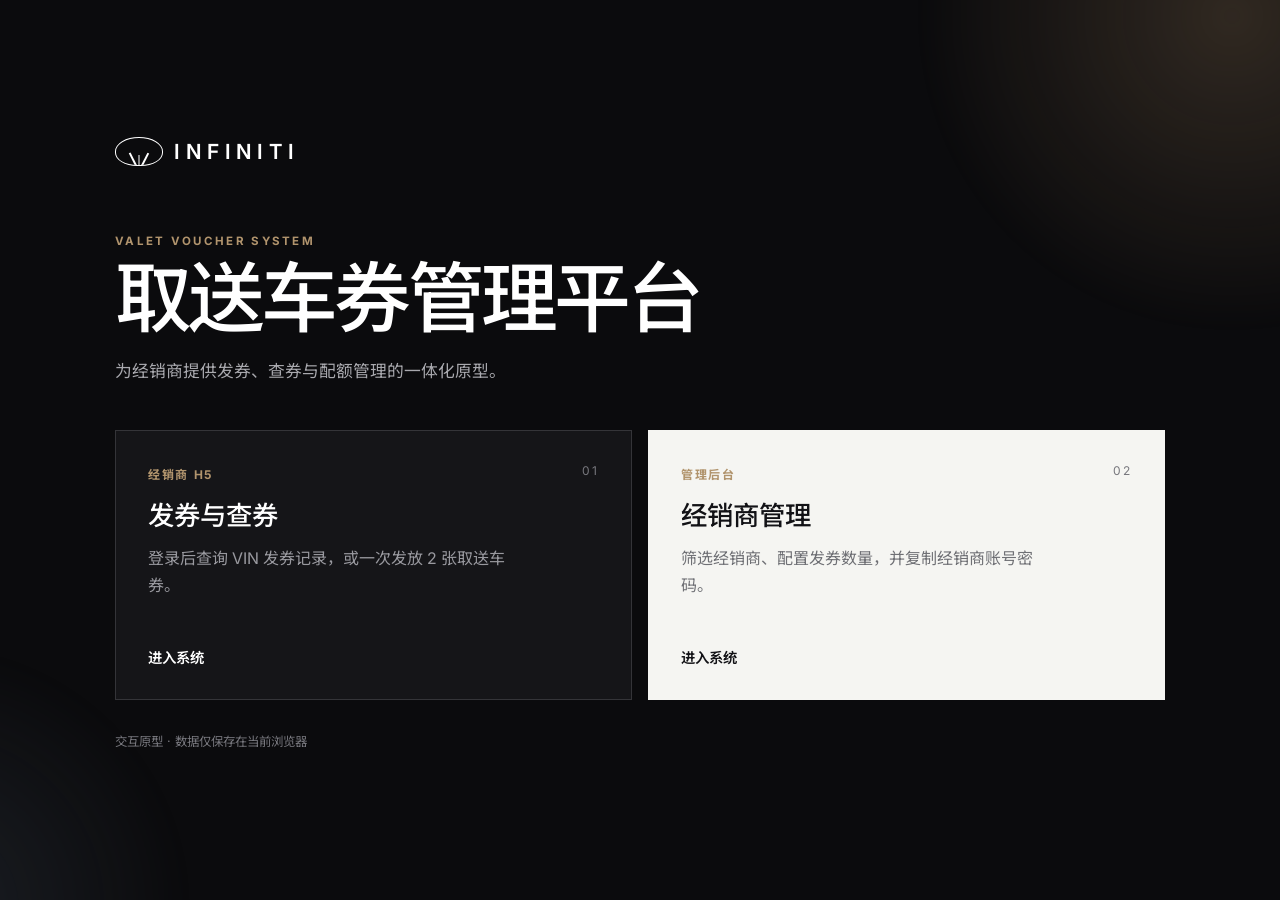
<file: infiniti-voucher/index.html>
<!doctype html>
<html lang="zh-CN">
  <head>
    <meta charset="UTF-8" />
    <meta name="viewport" content="width=device-width, initial-scale=1.0" />
    <meta name="theme-color" content="#0b0b0d" />
    <title>INFINITI 取送车券管理</title>
    <link rel="stylesheet" href="./assets/styles.css" />
  </head>
  <body class="portal-page">
    <div class="ambient ambient-one"></div>
    <div class="ambient ambient-two"></div>
    <main class="portal-shell">
      <div class="brand-mark brand-mark--large" aria-label="Infiniti">
        <span class="brand-emblem" aria-hidden="true"><i></i></span>
        <strong>INFINITI</strong>
      </div>
      <p class="eyebrow">VALET VOUCHER SYSTEM</p>
      <h1>取送车券管理平台</h1>
      <p class="portal-intro">为经销商提供发券、查券与配额管理的一体化原型。</p>
      <section class="portal-grid" aria-label="选择入口">
        <a class="portal-card" href="./dealer/">
          <span class="portal-card__index">01</span>
          <div>
            <span class="portal-card__label">经销商 H5</span>
            <h2>发券与查券</h2>
            <p>登录后查询 VIN 发券记录，或一次发放 2 张取送车券。</p>
          </div>
          <span class="portal-card__enter">进入系统</span>
        </a>
        <a class="portal-card portal-card--light" href="./admin/">
          <span class="portal-card__index">02</span>
          <div>
            <span class="portal-card__label">管理后台</span>
            <h2>经销商管理</h2>
            <p>筛选经销商、配置发券数量，并复制经销商账号密码。</p>
          </div>
          <span class="portal-card__enter">进入系统</span>
        </a>
      </section>
      <p class="portal-footnote">交互原型 · 数据仅保存在当前浏览器</p>
    </main>
    <script src="./assets/app.js"></script>
  </body>
</html>
</file>
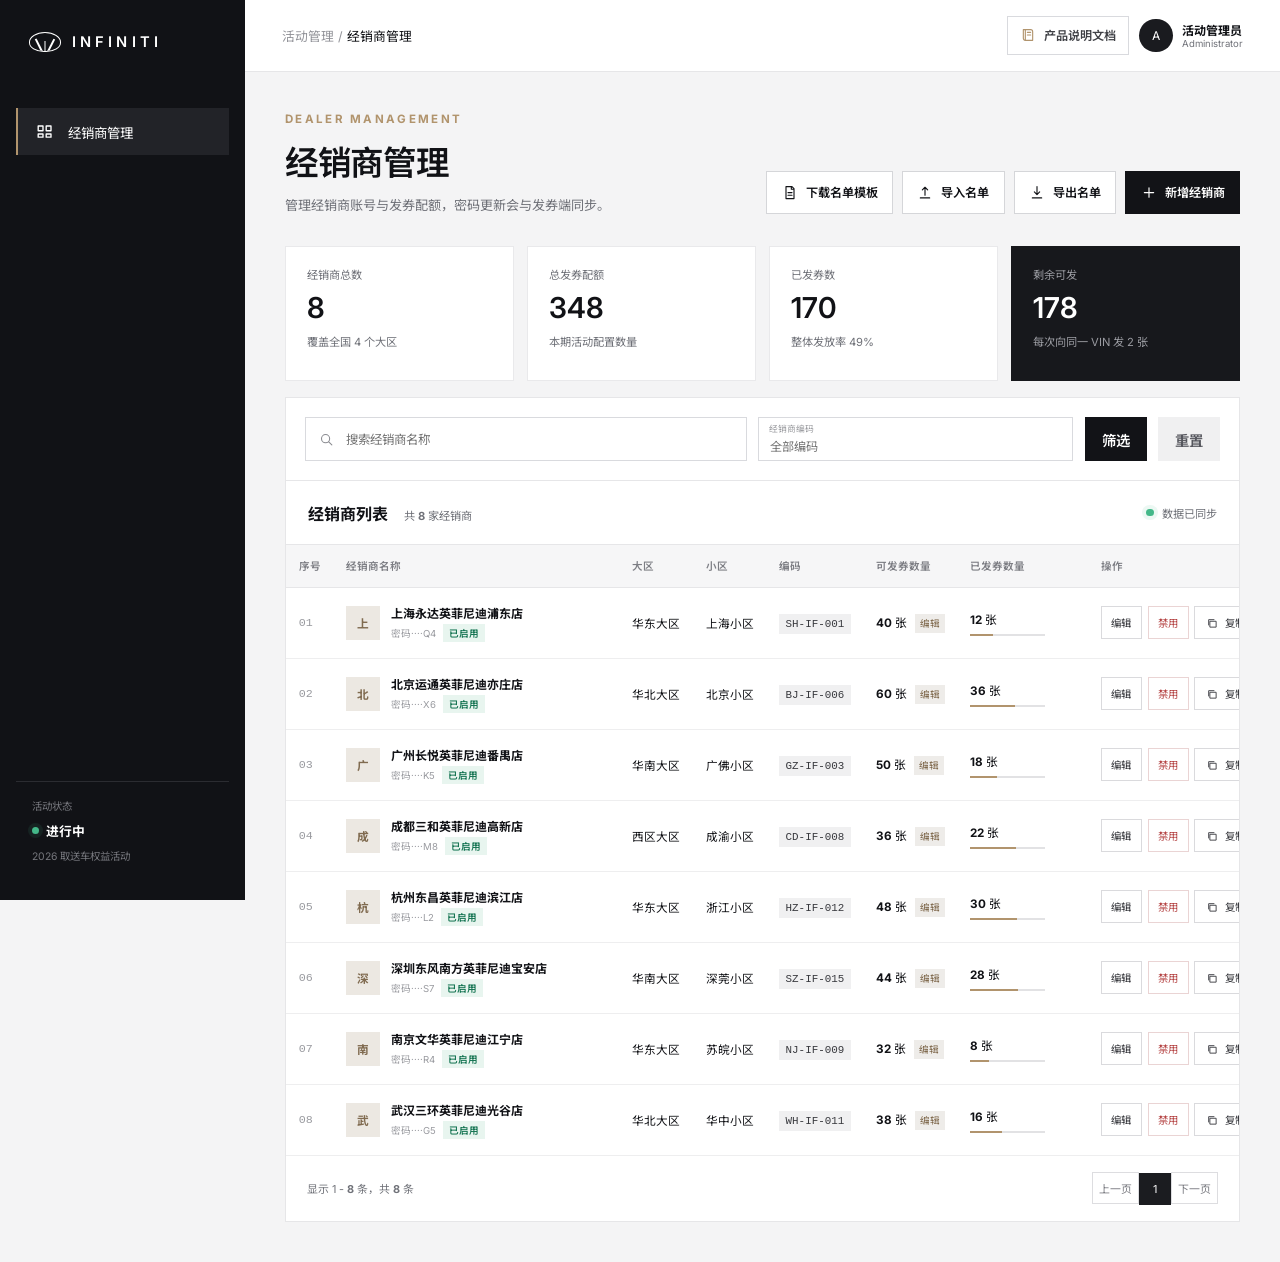
<file: infiniti-voucher/admin/index.html>
<!doctype html>
<html lang="zh-CN">
  <head>
    <meta charset="UTF-8" />
    <meta name="viewport" content="width=device-width, initial-scale=1.0" />
    <meta name="theme-color" content="#0b0b0d" />
    <title>经销商管理后台 | INFINITI</title>
    <link rel="stylesheet" href="../assets/styles.css?v=20261123-3" />
  </head>
  <body data-page="admin" class="admin-body">
    <aside class="sidebar">
      <a class="brand-mark brand-mark--white" href="../"><span class="brand-emblem"><i></i></span><strong>INFINITI</strong></a>
      <nav>
        <a class="is-active" href="./"><span class="nav-icon"><svg viewBox="0 0 24 24"><path d="M4 5h6v6H4zM14 5h6v6h-6zM4 15h6v4H4zM14 15h6v4h-6z"></path></svg></span>经销商管理</a>
      </nav>
      <div class="sidebar__bottom"><span>活动状态</span><strong><i></i>进行中</strong><small>2026 取送车权益活动</small></div>
    </aside>
    <div class="admin-shell">
      <header class="admin-topbar">
        <button class="mobile-menu" id="mobileMenu" type="button" aria-label="打开菜单"><span></span><span></span><span></span></button>
        <div><span class="breadcrumb">活动管理 /</span> 经销商管理</div>
        <div class="admin-topbar__right">
          <button class="product-doc-entry" type="button" data-product-doc>
            <svg viewBox="0 0 24 24" aria-hidden="true"><path d="M5 4h11a3 3 0 0 1 3 3v13H8a3 3 0 0 1-3-3z"></path><path d="M8 4v16M11 8h5M11 12h5"></path></svg>
            <span>产品说明文档</span>
          </button>
          <div class="admin-user"><span class="admin-user__avatar">A</span><div><strong>活动管理员</strong><small>Administrator</small></div></div>
        </div>
      </header>
      <main class="admin-main">
        <section class="admin-title">
          <div><p class="eyebrow">DEALER MANAGEMENT</p><h1>经销商管理</h1><p>管理经销商账号与发券配额，密码更新会与发券端同步。</p></div>
          <div class="admin-actions">
            <button id="templateBtn" class="button button--outline" type="button"><svg viewBox="0 0 24 24"><path d="M6 3h9l3 3v15H6zM14 3v4h4M9 12h6M9 16h6"></path></svg>下载名单模板</button>
            <button id="importBtn" class="button button--outline" type="button"><svg viewBox="0 0 24 24"><path d="M12 16V4M8 8l4-4 4 4M5 20h14"></path></svg>导入名单</button>
            <button id="exportBtn" class="button button--outline" type="button"><svg viewBox="0 0 24 24"><path d="M12 3v12M8 11l4 4 4-4M5 20h14"></path></svg>导出名单</button>
            <button id="addDealerBtn" class="button button--dark" type="button"><svg viewBox="0 0 24 24"><path d="M12 5v14M5 12h14"></path></svg>新增经销商</button>
          </div>
        </section>
        <section class="metric-grid">
          <article class="metric-card"><span>经销商总数</span><strong id="metricDealers">0</strong><small>覆盖全国 4 个大区</small></article>
          <article class="metric-card"><span>总发券配额</span><strong id="metricQuota">0</strong><small>本期活动配置数量</small></article>
          <article class="metric-card"><span>已发券数</span><strong id="metricIssued">0</strong><small id="metricRate">整体发放率 0%</small></article>
          <article class="metric-card metric-card--dark"><span>剩余可发</span><strong id="metricRemaining">0</strong><small>每次向同一 VIN 发 2 张</small></article>
        </section>
        <section class="table-panel">
          <div class="filter-bar">
            <label class="search-control"><svg viewBox="0 0 24 24"><circle cx="10.5" cy="10.5" r="6.5"></circle><path d="m15.5 15.5 5 5"></path></svg><input id="dealerFilter" placeholder="搜索经销商名称" /></label>
            <label class="filter-control"><span>经销商编码</span><input id="codeFilter" placeholder="全部编码" /></label>
            <button id="filterBtn" class="button button--dark" type="button">筛选</button>
            <button id="clearFilter" class="button button--ghost" type="button">重置</button>
          </div>
          <div class="table-heading"><div><h2>经销商列表</h2><span>共 <b id="resultCount">0</b> 家经销商</span></div><span class="sync-note"><i></i>数据已同步</span></div>
          <div class="table-wrap">
            <table>
              <thead><tr><th>序号</th><th>经销商名称</th><th>大区</th><th>小区</th><th>编码</th><th>可发券数量</th><th>已发券数量</th><th>操作</th></tr></thead>
              <tbody id="dealerTableBody"></tbody>
            </table>
            <div id="tableEmpty" class="table-empty is-hidden"><div class="empty-icon">∅</div><strong>未找到匹配的经销商</strong><p>请调整筛选条件后重试</p></div>
          </div>
          <div class="pagination"><span>显示 1 - <b id="pageCount">0</b> 条，共 <b id="totalCount">0</b> 条</span><div><button disabled>上一页</button><button class="is-current">1</button><button disabled>下一页</button></div></div>
        </section>
      </main>
    </div>
    <div id="modalRoot"></div>
    <div id="toast" class="toast" role="status"></div>
    <script src="../assets/app.js?v=20261123-3"></script>
  </body>
</html>
</file>
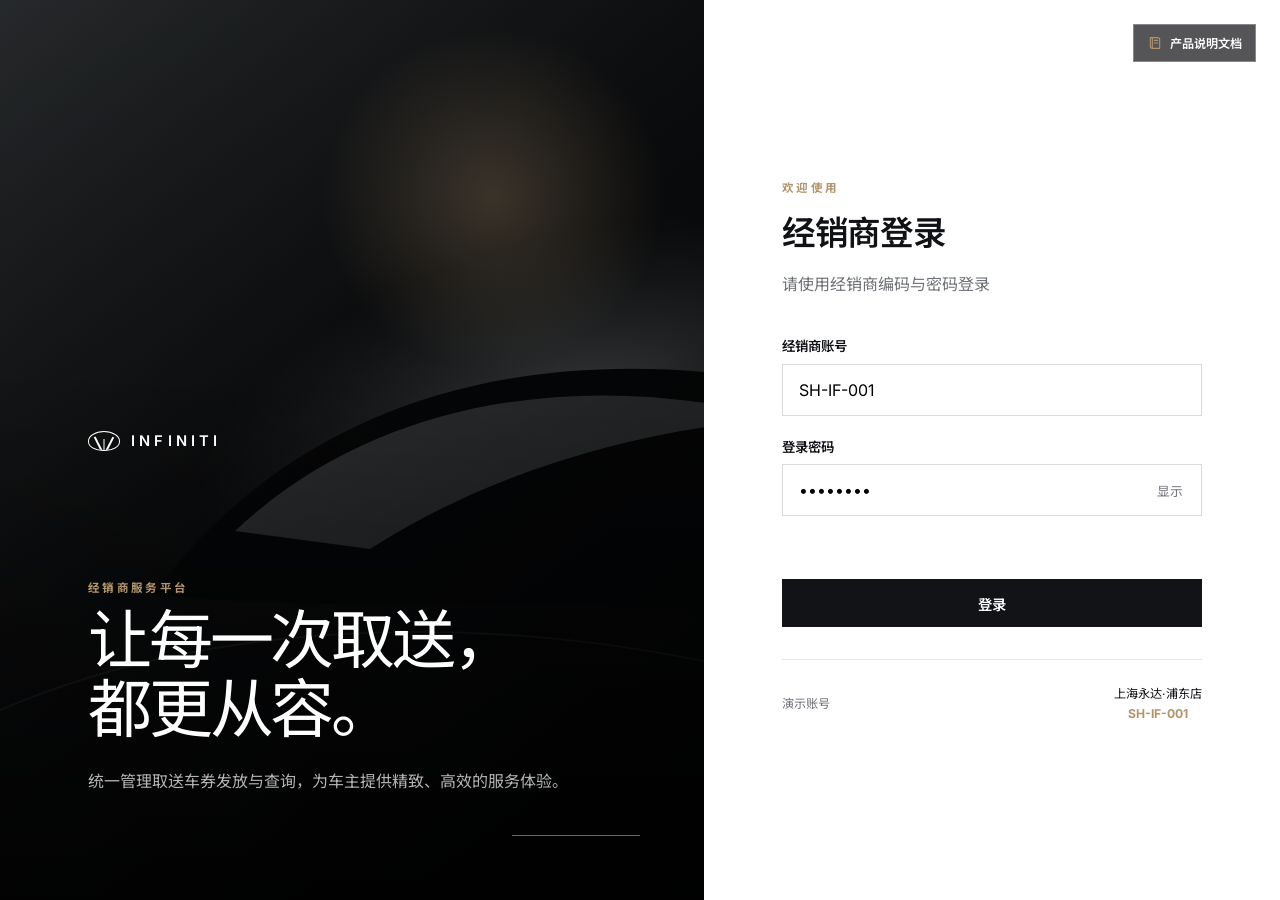
<file: infiniti-voucher/dealer/index.html>
<!doctype html>
<html lang="zh-CN">
  <head>
    <meta charset="UTF-8" />
    <meta name="viewport" content="width=device-width, initial-scale=1.0" />
    <meta name="theme-color" content="#0b0b0d" />
    <title>经销商发券中心 | INFINITI</title>
    <link rel="stylesheet" href="../assets/styles.css?v=20261123-3" />
  </head>
  <body data-page="dealer">
    <section id="loginView" class="login-page">
      <button class="product-doc-entry product-doc-entry--floating" type="button" data-product-doc>
        <svg viewBox="0 0 24 24" aria-hidden="true"><path d="M5 4h11a3 3 0 0 1 3 3v13H8a3 3 0 0 1-3-3z"></path><path d="M8 4v16M11 8h5M11 12h5"></path></svg>
        <span>产品说明文档</span>
      </button>
      <div class="login-visual">
        <div class="login-visual__content">
          <div class="brand-mark brand-mark--white"><span class="brand-emblem"><i></i></span><strong>INFINITI</strong></div>
          <p class="eyebrow">经销商服务平台</p>
          <h1>让每一次取送，<br />都更从容。</h1>
          <p>统一管理取送车券发放与查询，为车主提供精致、高效的服务体验。</p>
        </div>
        <span class="login-visual__line"></span>
      </div>
      <div class="login-panel">
        <form id="loginForm" class="login-form">
          <div class="mobile-brand brand-mark"><span class="brand-emblem"><i></i></span><strong>INFINITI</strong></div>
          <p class="eyebrow">欢迎使用</p>
          <h2>经销商登录</h2>
          <p class="subtle">请使用经销商编码与密码登录</p>
          <label class="field">
            <span>经销商账号</span>
            <input id="loginCode" autocomplete="username" value="SH-IF-001" placeholder="请输入经销商编码" required />
          </label>
          <label class="field">
            <span>登录密码</span>
            <div class="password-field">
              <input id="loginPassword" type="password" autocomplete="current-password" value="A7K9M2Q4" placeholder="请输入密码" required />
              <button type="button" class="text-button" data-toggle-password="loginPassword">显示</button>
            </div>
          </label>
          <p id="loginError" class="form-error" role="alert"></p>
          <button class="button button--dark button--full" type="submit">登录</button>
          <div class="demo-account">
            <span>演示账号</span>
            <button type="button" id="fillDemo">上海永达·浦东店 <b>SH-IF-001</b></button>
          </div>
        </form>
      </div>
    </section>

    <div id="dealerApp" class="app-shell is-hidden">
      <header class="topbar">
        <a class="brand-mark" href="../"><span class="brand-emblem"><i></i></span><strong>INFINITI</strong></a>
        <div class="topbar__right">
          <button class="product-doc-entry" type="button" data-product-doc>
            <svg viewBox="0 0 24 24" aria-hidden="true"><path d="M5 4h11a3 3 0 0 1 3 3v13H8a3 3 0 0 1-3-3z"></path><path d="M8 4v16M11 8h5M11 12h5"></path></svg>
            <span>产品说明文档</span>
          </button>
          <div class="user-chip">
            <span class="user-chip__avatar" id="dealerInitial">永</span>
            <div><small>当前用户</small><strong id="dealerName">—</strong></div>
          </div>
          <button class="topbar-action" id="changePasswordBtn">修改密码</button>
          <button class="topbar-action topbar-action--muted" id="logoutBtn">退出登录</button>
        </div>
      </header>

      <main class="dealer-main">
        <section class="welcome-row">
          <div>
            <p class="eyebrow">取送车券中心</p>
            <h1>上午好，<span id="welcomeDealer">—</span></h1>
            <p>查询或发放车主取送车权益券。</p>
          </div>
          <div class="quota-summary">
            <span>本期剩余</span>
            <strong><b id="remainingTimes">0</b> 次</strong>
            <small><span id="remainingCards">0</span> 张券，每次发放 2 张</small>
          </div>
        </section>

        <section class="function-card search-card">
          <div class="section-heading">
            <span class="section-icon" aria-hidden="true">
              <svg viewBox="0 0 24 24"><circle cx="10.5" cy="10.5" r="6.5"></circle><path d="m15.5 15.5 5 5"></path></svg>
            </span>
            <div><p class="eyebrow">查询记录</p><h2>查券</h2></div>
          </div>
          <p class="section-copy">输入车辆 VIN 码，查看该车辆的取送车券发放记录与当前状态。</p>
          <form id="searchForm" class="inline-form">
            <label class="field field--inline"><span>VIN 码</span><input id="searchVin" maxlength="17" autocomplete="off" placeholder="例如：LGBM4AE49MD012345" /></label>
            <button class="button button--dark" type="submit">查询</button>
          </form>
          <p class="input-hint">VIN 码为 17 位字母与数字组合，不含 I、O、Q</p>
        </section>

        <section class="function-card issue-card">
          <div class="issue-card__top">
            <div class="section-heading">
              <span class="section-icon section-icon--warm" aria-hidden="true">
                <svg viewBox="0 0 24 24"><path d="M4 7.5h16v12H4z"></path><path d="M4 11.5h16M8 7.5V5h8v2.5"></path></svg>
              </span>
              <div><p class="eyebrow">发放权益</p><h2>发券</h2></div>
            </div>
            <span class="availability" id="availabilityBadge">可发放</span>
          </div>
          <div class="voucher-product">
            <div class="voucher-visual">
              <div class="voucher-visual__brand"><span class="brand-emblem brand-emblem--small"><i></i></span> INFINITI</div>
              <span class="voucher-visual__type">PREMIUM SERVICE</span>
              <div><strong>取送车服务券</strong><small>VALET PICK-UP & DELIVERY</small></div>
              <span class="voucher-visual__rule">单次发放 2 张</span>
            </div>
            <div class="voucher-info">
              <div><h3>英菲尼迪取送车券</h3><p>适用于车主到店维保的取车及送车服务。同一 VIN 每期限发 2 张。</p></div>
              <div class="voucher-info__bottom">
                <span>可发券次数 <b id="cardTimes">0</b></span>
                <button id="issueBtn" class="button button--dark" type="button">发券</button>
              </div>
            </div>
          </div>
        </section>

        <aside class="demo-bar">
          <div><span class="demo-dot"></span><strong>原型演示</strong><small>发券结果模拟</small></div>
          <label><span>下次发券状态</span><select id="demoScenario"><option value="auto">自动判断</option><option value="success">成功</option><option value="duplicate">该 VIN 已发过 2 张</option><option value="quota">可发券次数不足</option></select></label>
          <button id="resetDemo" class="text-link" type="button">重置演示数据</button>
        </aside>
      </main>
      <footer class="site-footer"><span>© 2026 INFINITI 取送车券管理平台</span><span>经销商编码：<b id="footerCode">—</b></span></footer>
    </div>

    <div id="modalRoot"></div>
    <div id="toast" class="toast" role="status"></div>
    <script src="../assets/app.js?v=20261123-3"></script>
  </body>
</html>
</file>
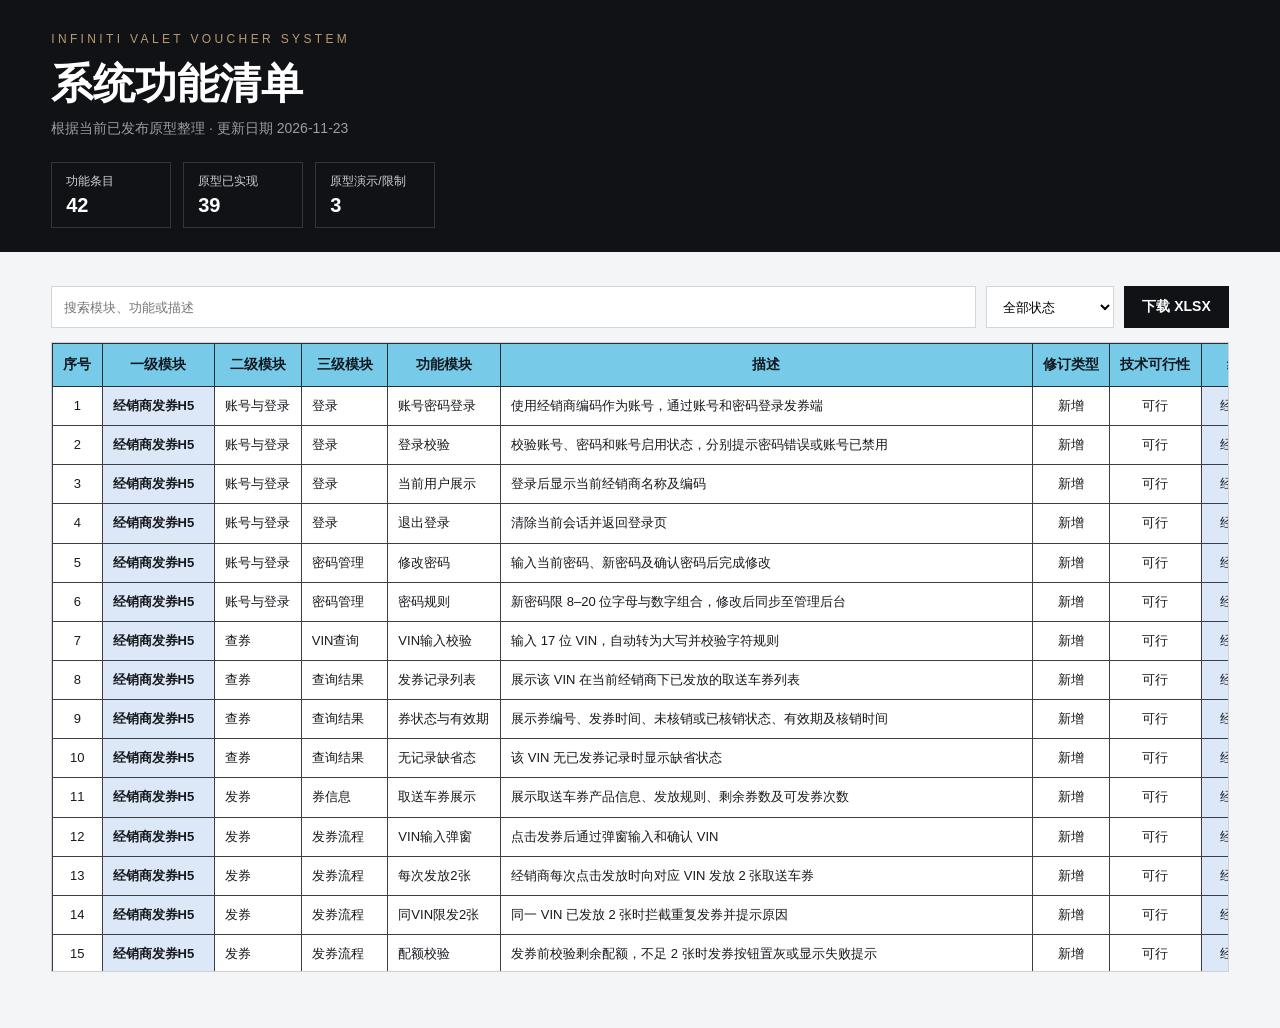
<file: infiniti-voucher/feature-list/index.html>
<!doctype html>
<html lang="zh-CN">
<head>
  <meta charset="UTF-8" />
  <meta name="viewport" content="width=device-width, initial-scale=1.0" />
  <meta name="theme-color" content="#111216" />
  <title>英菲尼迪取送车券系统功能清单</title>
  <style>
    :root{font-family:Inter,"PingFang SC","Microsoft YaHei",sans-serif;color:#17191d;background:#f4f5f6}*{box-sizing:border-box}body{margin:0}.top{padding:32px 4vw 24px;background:#111216;color:#fff}.brand{font-size:12px;letter-spacing:.28em;color:#b99a70}.top h1{margin:10px 0 8px;font-size:clamp(26px,4vw,42px);font-weight:600}.top p{margin:0;color:#9b9ca2;font-size:14px}.summary{display:flex;gap:12px;flex-wrap:wrap;margin-top:24px}.summary span{min-width:120px;padding:10px 14px;border:1px solid #33353b;color:#cfd0d4;font-size:12px}.summary b{display:block;margin-top:4px;color:#fff;font-size:20px}.shell{padding:20px 4vw 56px}.toolbar{position:sticky;top:0;z-index:5;display:flex;gap:10px;flex-wrap:wrap;padding:14px 0;background:#f4f5f6}.toolbar input,.toolbar select{height:42px;border:1px solid #d4d6da;background:#fff;padding:0 12px;outline:none}.toolbar input{min-width:280px;flex:1}.toolbar a{height:42px;display:inline-flex;align-items:center;padding:0 18px;background:#111216;color:#fff;text-decoration:none;font-size:14px;font-weight:600}.table-wrap{max-height:70vh;overflow:auto;background:#fff;border:1px solid #cfd1d4}table{width:100%;min-width:1500px;border-collapse:collapse}th{position:sticky;top:0;z-index:3;padding:12px 10px;background:#78cbe8;color:#101820;border:1px solid #2a2d31;font-size:14px;white-space:nowrap}td{padding:9px 10px;border:1px solid #3b3e43;font-size:13px;line-height:1.55;vertical-align:middle}td:first-child,td:nth-child(7),td:nth-child(8),td:nth-child(9),td:nth-child(10){text-align:center;white-space:nowrap}td:nth-child(2){font-weight:600}.cell-h5{background:#dce8f7}.cell-admin{background:#d9f0e4}.cell-sync{background:#f2e7d6}.status-done{color:#316d55}.status-demo{background:#fff4d6;color:#8a5a00}.status-pending{background:#fce8e6;color:#b42318;font-weight:700}.empty{display:none;padding:48px;text-align:center;color:#777}.note{margin:14px 0;color:#676970;font-size:12px}@media(max-width:720px){.top{padding:26px 18px 22px}.shell{padding:14px 12px 40px}.toolbar{top:0}.toolbar input{min-width:100%}.toolbar select,.toolbar a{flex:1}.summary span{flex:1}.top h1{font-size:28px}}
  </style>
</head>
<body>
  <header class="top"><div class="brand">INFINITI VALET VOUCHER SYSTEM</div><h1>系统功能清单</h1><p>根据当前已发布原型整理 · 更新日期 2026-11-23</p><div class="summary"><span>功能条目<b>42</b></span><span>原型已实现<b>39</b></span><span>原型演示/限制<b>3</b></span></div></header>
  <main class="shell"><div class="toolbar"><input id="search" type="search" placeholder="搜索模块、功能或描述" /><select id="status"><option value="all">全部状态</option><option value="status-done">原型已实现</option><option value="status-demo">原型演示/限制</option></select><a href="./%E8%8B%B1%E8%8F%B2%E5%B0%BC%E8%BF%AA%E5%8F%96%E9%80%81%E8%BD%A6%E5%88%B8%E7%B3%BB%E7%BB%9F%E5%8A%9F%E8%83%BD%E6%B8%85%E5%8D%95.xlsx" download>下载 XLSX</a></div><div class="table-wrap"><table><thead><tr><th>序号</th><th>一级模块</th><th>二级模块</th><th>三级模块</th><th>功能模块</th><th>描述</th><th>修订类型</th><th>技术可行性</th><th>终端类型</th><th>备注</th></tr></thead><tbody id="body"><tr data-search="1 经销商发券h5 账号与登录 登录 账号密码登录 使用经销商编码作为账号，通过账号和密码登录发券端 新增 可行 经销商h5端 原型已实现" data-status="status-done"><td class=" ">1</td><td class="cell-h5 ">经销商发券H5</td><td class=" ">账号与登录</td><td class=" ">登录</td><td class=" ">账号密码登录</td><td class=" ">使用经销商编码作为账号，通过账号和密码登录发券端</td><td class=" ">新增</td><td class=" ">可行</td><td class="cell-h5 ">经销商H5端</td><td class=" status-done">原型已实现</td></tr><tr data-search="2 经销商发券h5 账号与登录 登录 登录校验 校验账号、密码和账号启用状态，分别提示密码错误或账号已禁用 新增 可行 经销商h5端 原型已实现" data-status="status-done"><td class=" ">2</td><td class="cell-h5 ">经销商发券H5</td><td class=" ">账号与登录</td><td class=" ">登录</td><td class=" ">登录校验</td><td class=" ">校验账号、密码和账号启用状态，分别提示密码错误或账号已禁用</td><td class=" ">新增</td><td class=" ">可行</td><td class="cell-h5 ">经销商H5端</td><td class=" status-done">原型已实现</td></tr><tr data-search="3 经销商发券h5 账号与登录 登录 当前用户展示 登录后显示当前经销商名称及编码 新增 可行 经销商h5端 原型已实现" data-status="status-done"><td class=" ">3</td><td class="cell-h5 ">经销商发券H5</td><td class=" ">账号与登录</td><td class=" ">登录</td><td class=" ">当前用户展示</td><td class=" ">登录后显示当前经销商名称及编码</td><td class=" ">新增</td><td class=" ">可行</td><td class="cell-h5 ">经销商H5端</td><td class=" status-done">原型已实现</td></tr><tr data-search="4 经销商发券h5 账号与登录 登录 退出登录 清除当前会话并返回登录页 新增 可行 经销商h5端 原型已实现" data-status="status-done"><td class=" ">4</td><td class="cell-h5 ">经销商发券H5</td><td class=" ">账号与登录</td><td class=" ">登录</td><td class=" ">退出登录</td><td class=" ">清除当前会话并返回登录页</td><td class=" ">新增</td><td class=" ">可行</td><td class="cell-h5 ">经销商H5端</td><td class=" status-done">原型已实现</td></tr><tr data-search="5 经销商发券h5 账号与登录 密码管理 修改密码 输入当前密码、新密码及确认密码后完成修改 新增 可行 经销商h5端 原型已实现" data-status="status-done"><td class=" ">5</td><td class="cell-h5 ">经销商发券H5</td><td class=" ">账号与登录</td><td class=" ">密码管理</td><td class=" ">修改密码</td><td class=" ">输入当前密码、新密码及确认密码后完成修改</td><td class=" ">新增</td><td class=" ">可行</td><td class="cell-h5 ">经销商H5端</td><td class=" status-done">原型已实现</td></tr><tr data-search="6 经销商发券h5 账号与登录 密码管理 密码规则 新密码限 8–20 位字母与数字组合，修改后同步至管理后台 新增 可行 经销商h5端 原型已实现" data-status="status-done"><td class=" ">6</td><td class="cell-h5 ">经销商发券H5</td><td class=" ">账号与登录</td><td class=" ">密码管理</td><td class=" ">密码规则</td><td class=" ">新密码限 8–20 位字母与数字组合，修改后同步至管理后台</td><td class=" ">新增</td><td class=" ">可行</td><td class="cell-h5 ">经销商H5端</td><td class=" status-done">原型已实现</td></tr><tr data-search="7 经销商发券h5 查券 vin查询 vin输入校验 输入 17 位 vin，自动转为大写并校验字符规则 新增 可行 经销商h5端 原型已实现" data-status="status-done"><td class=" ">7</td><td class="cell-h5 ">经销商发券H5</td><td class=" ">查券</td><td class=" ">VIN查询</td><td class=" ">VIN输入校验</td><td class=" ">输入 17 位 VIN，自动转为大写并校验字符规则</td><td class=" ">新增</td><td class=" ">可行</td><td class="cell-h5 ">经销商H5端</td><td class=" status-done">原型已实现</td></tr><tr data-search="8 经销商发券h5 查券 查询结果 发券记录列表 展示该 vin 在当前经销商下已发放的取送车券列表 新增 可行 经销商h5端 原型已实现" data-status="status-done"><td class=" ">8</td><td class="cell-h5 ">经销商发券H5</td><td class=" ">查券</td><td class=" ">查询结果</td><td class=" ">发券记录列表</td><td class=" ">展示该 VIN 在当前经销商下已发放的取送车券列表</td><td class=" ">新增</td><td class=" ">可行</td><td class="cell-h5 ">经销商H5端</td><td class=" status-done">原型已实现</td></tr><tr data-search="9 经销商发券h5 查券 查询结果 券状态与有效期 展示券编号、发券时间、未核销或已核销状态、有效期及核销时间 新增 可行 经销商h5端 原型已实现" data-status="status-done"><td class=" ">9</td><td class="cell-h5 ">经销商发券H5</td><td class=" ">查券</td><td class=" ">查询结果</td><td class=" ">券状态与有效期</td><td class=" ">展示券编号、发券时间、未核销或已核销状态、有效期及核销时间</td><td class=" ">新增</td><td class=" ">可行</td><td class="cell-h5 ">经销商H5端</td><td class=" status-done">原型已实现</td></tr><tr data-search="10 经销商发券h5 查券 查询结果 无记录缺省态 该 vin 无已发券记录时显示缺省状态 新增 可行 经销商h5端 原型已实现" data-status="status-done"><td class=" ">10</td><td class="cell-h5 ">经销商发券H5</td><td class=" ">查券</td><td class=" ">查询结果</td><td class=" ">无记录缺省态</td><td class=" ">该 VIN 无已发券记录时显示缺省状态</td><td class=" ">新增</td><td class=" ">可行</td><td class="cell-h5 ">经销商H5端</td><td class=" status-done">原型已实现</td></tr><tr data-search="11 经销商发券h5 发券 券信息 取送车券展示 展示取送车券产品信息、发放规则、剩余券数及可发券次数 新增 可行 经销商h5端 原型已实现" data-status="status-done"><td class=" ">11</td><td class="cell-h5 ">经销商发券H5</td><td class=" ">发券</td><td class=" ">券信息</td><td class=" ">取送车券展示</td><td class=" ">展示取送车券产品信息、发放规则、剩余券数及可发券次数</td><td class=" ">新增</td><td class=" ">可行</td><td class="cell-h5 ">经销商H5端</td><td class=" status-done">原型已实现</td></tr><tr data-search="12 经销商发券h5 发券 发券流程 vin输入弹窗 点击发券后通过弹窗输入和确认 vin 新增 可行 经销商h5端 原型已实现" data-status="status-done"><td class=" ">12</td><td class="cell-h5 ">经销商发券H5</td><td class=" ">发券</td><td class=" ">发券流程</td><td class=" ">VIN输入弹窗</td><td class=" ">点击发券后通过弹窗输入和确认 VIN</td><td class=" ">新增</td><td class=" ">可行</td><td class="cell-h5 ">经销商H5端</td><td class=" status-done">原型已实现</td></tr><tr data-search="13 经销商发券h5 发券 发券流程 每次发放2张 经销商每次点击发放时向对应 vin 发放 2 张取送车券 新增 可行 经销商h5端 原型已实现" data-status="status-done"><td class=" ">13</td><td class="cell-h5 ">经销商发券H5</td><td class=" ">发券</td><td class=" ">发券流程</td><td class=" ">每次发放2张</td><td class=" ">经销商每次点击发放时向对应 VIN 发放 2 张取送车券</td><td class=" ">新增</td><td class=" ">可行</td><td class="cell-h5 ">经销商H5端</td><td class=" status-done">原型已实现</td></tr><tr data-search="14 经销商发券h5 发券 发券流程 同vin限发2张 同一 vin 已发放 2 张时拦截重复发券并提示原因 新增 可行 经销商h5端 原型已实现" data-status="status-done"><td class=" ">14</td><td class="cell-h5 ">经销商发券H5</td><td class=" ">发券</td><td class=" ">发券流程</td><td class=" ">同VIN限发2张</td><td class=" ">同一 VIN 已发放 2 张时拦截重复发券并提示原因</td><td class=" ">新增</td><td class=" ">可行</td><td class="cell-h5 ">经销商H5端</td><td class=" status-done">原型已实现</td></tr><tr data-search="15 经销商发券h5 发券 发券流程 配额校验 发券前校验剩余配额，不足 2 张时发券按钮置灰或显示失败提示 新增 可行 经销商h5端 原型已实现" data-status="status-done"><td class=" ">15</td><td class="cell-h5 ">经销商发券H5</td><td class=" ">发券</td><td class=" ">发券流程</td><td class=" ">配额校验</td><td class=" ">发券前校验剩余配额，不足 2 张时发券按钮置灰或显示失败提示</td><td class=" ">新增</td><td class=" ">可行</td><td class="cell-h5 ">经销商H5端</td><td class=" status-done">原型已实现</td></tr><tr data-search="16 经销商发券h5 发券 发券流程 发券结果提示 发券完成后显示成功提示；重复 vin 或配额不足时显示对应失败提示 新增 可行 经销商h5端 原型已实现" data-status="status-done"><td class=" ">16</td><td class="cell-h5 ">经销商发券H5</td><td class=" ">发券</td><td class=" ">发券流程</td><td class=" ">发券结果提示</td><td class=" ">发券完成后显示成功提示；重复 VIN 或配额不足时显示对应失败提示</td><td class=" ">新增</td><td class=" ">可行</td><td class="cell-h5 ">经销商H5端</td><td class=" status-done">原型已实现</td></tr><tr data-search="17 经销商发券h5 发券 发放记录 查看发放结果 发券成功后可直接查看对应 vin 的两张券记录 新增 可行 经销商h5端 原型已实现" data-status="status-done"><td class=" ">17</td><td class="cell-h5 ">经销商发券H5</td><td class=" ">发券</td><td class=" ">发放记录</td><td class=" ">查看发放结果</td><td class=" ">发券成功后可直接查看对应 VIN 的两张券记录</td><td class=" ">新增</td><td class=" ">可行</td><td class="cell-h5 ">经销商H5端</td><td class=" status-done">原型已实现</td></tr><tr data-search="18 经销商发券h5 发券 活动规则 发券时间 发券操作不设时间限制 新增 可行 经销商h5端 原型已实现" data-status="status-done"><td class=" ">18</td><td class="cell-h5 ">经销商发券H5</td><td class=" ">发券</td><td class=" ">活动规则</td><td class=" ">发券时间</td><td class=" ">发券操作不设时间限制</td><td class=" ">新增</td><td class=" ">可行</td><td class="cell-h5 ">经销商H5端</td><td class=" status-done">原型已实现</td></tr><tr data-search="19 经销商发券h5 原型辅助 状态演示 发券状态切换 可切换自动判断、成功、vin 已发 2 张、配额不足等演示状态 新增 可行 经销商h5端 原型演示" data-status="status-demo"><td class=" ">19</td><td class="cell-h5 ">经销商发券H5</td><td class=" ">原型辅助</td><td class=" ">状态演示</td><td class=" ">发券状态切换</td><td class=" ">可切换自动判断、成功、VIN 已发 2 张、配额不足等演示状态</td><td class=" ">新增</td><td class=" ">可行</td><td class="cell-h5 ">经销商H5端</td><td class=" status-demo">原型演示</td></tr><tr data-search="20 经销商发券h5 原型辅助 数据演示 重置演示数据 恢复预置经销商、配额、密码和券记录 新增 可行 经销商h5端 原型演示" data-status="status-demo"><td class=" ">20</td><td class="cell-h5 ">经销商发券H5</td><td class=" ">原型辅助</td><td class=" ">数据演示</td><td class=" ">重置演示数据</td><td class=" ">恢复预置经销商、配额、密码和券记录</td><td class=" ">新增</td><td class=" ">可行</td><td class="cell-h5 ">经销商H5端</td><td class=" status-demo">原型演示</td></tr><tr data-search="21 经销商发券h5 原型辅助 页面适配 响应式布局 支持手机端登录、查券、发券及弹窗操作 新增 可行 经销商h5端 原型已实现" data-status="status-done"><td class=" ">21</td><td class="cell-h5 ">经销商发券H5</td><td class=" ">原型辅助</td><td class=" ">页面适配</td><td class=" ">响应式布局</td><td class=" ">支持手机端登录、查券、发券及弹窗操作</td><td class=" ">新增</td><td class=" ">可行</td><td class="cell-h5 ">经销商H5端</td><td class=" status-done">原型已实现</td></tr><tr data-search="22 经销商管理后台 管理概览 数据统计 核心指标卡 展示经销商总数、总发券配额、已发券数和剩余可发数 新增 可行 管理后台 原型已实现" data-status="status-done"><td class=" ">22</td><td class="cell-admin ">经销商管理后台</td><td class=" ">管理概览</td><td class=" ">数据统计</td><td class=" ">核心指标卡</td><td class=" ">展示经销商总数、总发券配额、已发券数和剩余可发数</td><td class=" ">新增</td><td class=" ">可行</td><td class="cell-admin ">管理后台</td><td class=" status-done">原型已实现</td></tr><tr data-search="23 经销商管理后台 管理概览 数据统计 整体发放率 根据已发券数和总配额计算整体发放率 新增 可行 管理后台 原型已实现" data-status="status-done"><td class=" ">23</td><td class="cell-admin ">经销商管理后台</td><td class=" ">管理概览</td><td class=" ">数据统计</td><td class=" ">整体发放率</td><td class=" ">根据已发券数和总配额计算整体发放率</td><td class=" ">新增</td><td class=" ">可行</td><td class="cell-admin ">管理后台</td><td class=" status-done">原型已实现</td></tr><tr data-search="24 经销商管理后台 经销商管理 筛选 经销商名称筛选 按经销商名称关键字筛选列表 新增 可行 管理后台 原型已实现" data-status="status-done"><td class=" ">24</td><td class="cell-admin ">经销商管理后台</td><td class=" ">经销商管理</td><td class=" ">筛选</td><td class=" ">经销商名称筛选</td><td class=" ">按经销商名称关键字筛选列表</td><td class=" ">新增</td><td class=" ">可行</td><td class="cell-admin ">管理后台</td><td class=" status-done">原型已实现</td></tr><tr data-search="25 经销商管理后台 经销商管理 筛选 经销商编码筛选 按经销商编码筛选列表，支持回车查询和重置条件 新增 可行 管理后台 原型已实现" data-status="status-done"><td class=" ">25</td><td class="cell-admin ">经销商管理后台</td><td class=" ">经销商管理</td><td class=" ">筛选</td><td class=" ">经销商编码筛选</td><td class=" ">按经销商编码筛选列表，支持回车查询和重置条件</td><td class=" ">新增</td><td class=" ">可行</td><td class="cell-admin ">管理后台</td><td class=" status-done">原型已实现</td></tr><tr data-search="26 经销商管理后台 经销商管理 列表 经销商列表 展示序号、经销商名称、大区、小区、编码、可发券数、已发券数和操作 新增 可行 管理后台 原型已实现" data-status="status-done"><td class=" ">26</td><td class="cell-admin ">经销商管理后台</td><td class=" ">经销商管理</td><td class=" ">列表</td><td class=" ">经销商列表</td><td class=" ">展示序号、经销商名称、大区、小区、编码、可发券数、已发券数和操作</td><td class=" ">新增</td><td class=" ">可行</td><td class="cell-admin ">管理后台</td><td class=" status-done">原型已实现</td></tr><tr data-search="27 经销商管理后台 经销商管理 列表 账号状态展示 在经销商名称下显示密码尾号及已启用或已禁用状态 新增 可行 管理后台 原型已实现" data-status="status-done"><td class=" ">27</td><td class="cell-admin ">经销商管理后台</td><td class=" ">经销商管理</td><td class=" ">列表</td><td class=" ">账号状态展示</td><td class=" ">在经销商名称下显示密码尾号及已启用或已禁用状态</td><td class=" ">新增</td><td class=" ">可行</td><td class="cell-admin ">管理后台</td><td class=" status-done">原型已实现</td></tr><tr data-search="28 经销商管理后台 经销商管理 账号管理 编辑经销商密码 编辑弹窗展示经销商名称、编码、大区、小区和状态，仅允许修改登录密码 新增 可行 管理后台 原型已实现" data-status="status-done"><td class=" ">28</td><td class="cell-admin ">经销商管理后台</td><td class=" ">经销商管理</td><td class=" ">账号管理</td><td class=" ">编辑经销商密码</td><td class=" ">编辑弹窗展示经销商名称、编码、大区、小区和状态，仅允许修改登录密码</td><td class=" ">新增</td><td class=" ">可行</td><td class="cell-admin ">管理后台</td><td class=" status-done">原型已实现</td></tr><tr data-search="29 经销商管理后台 经销商管理 账号管理 复制账号密码 复制当前经销商名称、登录账号和最新密码 新增 可行 管理后台 原型已实现" data-status="status-done"><td class=" ">29</td><td class="cell-admin ">经销商管理后台</td><td class=" ">经销商管理</td><td class=" ">账号管理</td><td class=" ">复制账号密码</td><td class=" ">复制当前经销商名称、登录账号和最新密码</td><td class=" ">新增</td><td class=" ">可行</td><td class="cell-admin ">管理后台</td><td class=" status-done">原型已实现</td></tr><tr data-search="30 经销商管理后台 经销商管理 账号管理 启用或禁用账号 管理员可启用或禁用经销商账号，禁用后发券端不可登录 新增 可行 管理后台 原型已实现" data-status="status-done"><td class=" ">30</td><td class="cell-admin ">经销商管理后台</td><td class=" ">经销商管理</td><td class=" ">账号管理</td><td class=" ">启用或禁用账号</td><td class=" ">管理员可启用或禁用经销商账号，禁用后发券端不可登录</td><td class=" ">新增</td><td class=" ">可行</td><td class="cell-admin ">管理后台</td><td class=" status-done">原型已实现</td></tr><tr data-search="31 经销商管理后台 经销商管理 配额管理 调整可发券数 按经销商设置可发券总数，配额须为不小于已发券数的偶数 新增 可行 管理后台 原型已实现" data-status="status-done"><td class=" ">31</td><td class="cell-admin ">经销商管理后台</td><td class=" ">经销商管理</td><td class=" ">配额管理</td><td class=" ">调整可发券数</td><td class=" ">按经销商设置可发券总数，配额须为不小于已发券数的偶数</td><td class=" ">新增</td><td class=" ">可行</td><td class="cell-admin ">管理后台</td><td class=" status-done">原型已实现</td></tr><tr data-search="32 经销商管理后台 经销商管理 配额管理 已发进度展示 列表展示已发券数量及相对配额的进度条 新增 可行 管理后台 原型已实现" data-status="status-done"><td class=" ">32</td><td class="cell-admin ">经销商管理后台</td><td class=" ">经销商管理</td><td class=" ">配额管理</td><td class=" ">已发进度展示</td><td class=" ">列表展示已发券数量及相对配额的进度条</td><td class=" ">新增</td><td class=" ">可行</td><td class="cell-admin ">管理后台</td><td class=" status-done">原型已实现</td></tr><tr data-search="33 经销商管理后台 经销商管理 名单管理 下载名单模板 下载可由 excel 打开的 csv 经销商名单导入模板 新增 可行 管理后台 原型已实现" data-status="status-done"><td class=" ">33</td><td class="cell-admin ">经销商管理后台</td><td class=" ">经销商管理</td><td class=" ">名单管理</td><td class=" ">下载名单模板</td><td class=" ">下载可由 Excel 打开的 CSV 经销商名单导入模板</td><td class=" ">新增</td><td class=" ">可行</td><td class="cell-admin ">管理后台</td><td class=" status-done">原型已实现</td></tr><tr data-search="34 经销商管理后台 经销商管理 名单管理 导入经销商名单 按 csv 模板批量导入经销商，校验必填项、编码重复、配额、密码及账号状态 新增 可行 管理后台 原型已实现" data-status="status-done"><td class=" ">34</td><td class="cell-admin ">经销商管理后台</td><td class=" ">经销商管理</td><td class=" ">名单管理</td><td class=" ">导入经销商名单</td><td class=" ">按 CSV 模板批量导入经销商，校验必填项、编码重复、配额、密码及账号状态</td><td class=" ">新增</td><td class=" ">可行</td><td class="cell-admin ">管理后台</td><td class=" status-done">原型已实现</td></tr><tr data-search="35 经销商管理后台 经销商管理 名单管理 导出经销商名单 导出包含账号、密码、配额及状态的 csv 经销商名单 新增 可行 管理后台 原型已实现" data-status="status-done"><td class=" ">35</td><td class="cell-admin ">经销商管理后台</td><td class=" ">经销商管理</td><td class=" ">名单管理</td><td class=" ">导出经销商名单</td><td class=" ">导出包含账号、密码、配额及状态的 CSV 经销商名单</td><td class=" ">新增</td><td class=" ">可行</td><td class="cell-admin ">管理后台</td><td class=" status-done">原型已实现</td></tr><tr data-search="36 经销商管理后台 经销商管理 新增 新增经销商 通过弹窗填写经销商名称、大区、小区、编码、配额、初始密码及账号状态并新增经销商 新增 可行 管理后台 原型已实现" data-status="status-done"><td class=" ">36</td><td class="cell-admin ">经销商管理后台</td><td class=" ">经销商管理</td><td class=" ">新增</td><td class=" ">新增经销商</td><td class=" ">通过弹窗填写经销商名称、大区、小区、编码、配额、初始密码及账号状态并新增经销商</td><td class=" ">新增</td><td class=" ">可行</td><td class="cell-admin ">管理后台</td><td class=" status-done">原型已实现</td></tr><tr data-search="37 经销商管理后台 后台导航 经销商管理 经销商管理菜单 进入已实现的经销商管理首页 新增 可行 管理后台 原型已实现" data-status="status-done"><td class=" ">37</td><td class="cell-admin ">经销商管理后台</td><td class=" ">后台导航</td><td class=" ">经销商管理</td><td class=" ">经销商管理菜单</td><td class=" ">进入已实现的经销商管理首页</td><td class=" ">新增</td><td class=" ">可行</td><td class="cell-admin ">管理后台</td><td class=" status-done">原型已实现</td></tr><tr data-search="38 跨端数据同步 账号同步 密码 密码同步 h5 修改密码或后台编辑密码后，另一端使用最新密码 新增 可行 h5端/管理后台 原型已实现" data-status="status-done"><td class=" ">38</td><td class="cell-sync ">跨端数据同步</td><td class=" ">账号同步</td><td class=" ">密码</td><td class=" ">密码同步</td><td class=" ">H5 修改密码或后台编辑密码后，另一端使用最新密码</td><td class=" ">新增</td><td class=" ">可行</td><td class="cell-sync ">H5端/管理后台</td><td class=" status-done">原型已实现</td></tr><tr data-search="39 跨端数据同步 账号同步 状态 启禁用同步 后台禁用账号后，h5 阻止新登录并在已有会话同步后退回登录页 新增 可行 h5端/管理后台 原型已实现" data-status="status-done"><td class=" ">39</td><td class="cell-sync ">跨端数据同步</td><td class=" ">账号同步</td><td class=" ">状态</td><td class=" ">启禁用同步</td><td class=" ">后台禁用账号后，H5 阻止新登录并在已有会话同步后退回登录页</td><td class=" ">新增</td><td class=" ">可行</td><td class="cell-sync ">H5端/管理后台</td><td class=" status-done">原型已实现</td></tr><tr data-search="40 跨端数据同步 发券同步 配额 发券配额同步 后台调整配额后 h5 更新剩余券数和可发券次数 新增 可行 h5端/管理后台 原型已实现" data-status="status-done"><td class=" ">40</td><td class="cell-sync ">跨端数据同步</td><td class=" ">发券同步</td><td class=" ">配额</td><td class=" ">发券配额同步</td><td class=" ">后台调整配额后 H5 更新剩余券数和可发券次数</td><td class=" ">新增</td><td class=" ">可行</td><td class="cell-sync ">H5端/管理后台</td><td class=" status-done">原型已实现</td></tr><tr data-search="41 跨端数据同步 发券同步 记录 发券数据同步 h5 发券后后台的已发券数、剩余数和整体发放率同步更新 新增 可行 h5端/管理后台 原型已实现" data-status="status-done"><td class=" ">41</td><td class="cell-sync ">跨端数据同步</td><td class=" ">发券同步</td><td class=" ">记录</td><td class=" ">发券数据同步</td><td class=" ">H5 发券后后台的已发券数、剩余数和整体发放率同步更新</td><td class=" ">新增</td><td class=" ">可行</td><td class="cell-sync ">H5端/管理后台</td><td class=" status-done">原型已实现</td></tr><tr data-search="42 跨端数据同步 原型数据 存储 浏览器本地存储 账号、配额、状态和发券记录保存在同一浏览器域名下的本地存储 新增 可行 h5端/管理后台 原型限制，正式上线需接入后端数据库" data-status="status-demo"><td class=" ">42</td><td class="cell-sync ">跨端数据同步</td><td class=" ">原型数据</td><td class=" ">存储</td><td class=" ">浏览器本地存储</td><td class=" ">账号、配额、状态和发券记录保存在同一浏览器域名下的本地存储</td><td class=" ">新增</td><td class=" ">可行</td><td class="cell-sync ">H5端/管理后台</td><td class=" status-demo">原型限制，正式上线需接入后端数据库</td></tr></tbody></table><div id="empty" class="empty">未找到匹配功能</div></div></main>
  <script>const search=document.getElementById('search'),status=document.getElementById('status'),rows=[...document.querySelectorAll('#body tr')],empty=document.getElementById('empty');function filter(){const q=search.value.trim().toLowerCase(),s=status.value;let count=0;rows.forEach(row=>{const show=(!q||row.dataset.search.includes(q))&&(s==='all'||row.dataset.status===s);row.style.display=show?'':'none';if(show)count++});empty.style.display=count?'none':'block'}search.addEventListener('input',filter);status.addEventListener('change',filter);</script>
</body></html>
</file>
<file: answer-statistics/styles.css>
:root{--navy:#101b35;--navy-2:#172646;--primary:#3f6fe5;--primary-2:#2f5fd3;--bg:#f4f6fa;--panel:#fff;--text:#1d273b;--muted:#7b879e;--line:#e8ecf3;--green:#1fa879;--orange:#ee873b;--violet:#7457da;--shadow:0 8px 24px rgba(34,51,84,.06);font-family:Inter,"Noto Sans SC",sans-serif;color:var(--text);background:var(--bg);font-synthesis:none}
*{box-sizing:border-box}body{margin:0;min-width:1180px;background:var(--bg)}button,input,select{font:inherit}.app-shell{display:flex;min-height:100vh}.sidebar{position:fixed;inset:0 auto 0 0;width:224px;background:var(--navy);color:#d8e0f0;padding:24px 16px 18px;display:flex;flex-direction:column;z-index:5}.brand{display:flex;gap:11px;align-items:center;color:white;text-decoration:none;padding:0 10px 26px}.brand-mark{width:36px;height:36px;border-radius:10px;display:grid;place-items:center;background:linear-gradient(135deg,#668cf0,#3d69da);font-weight:800;box-shadow:0 6px 16px rgba(68,114,232,.35)}.brand strong{display:block;font-size:16px;letter-spacing:.04em}.brand small{display:block;font-size:10px;color:#95a4c0;margin-top:3px}.menu{overflow:auto}.menu-label{padding:13px 12px 5px;margin:0;color:#61708d;font-size:10px;letter-spacing:.12em}.menu a{height:40px;padding:0 12px;display:flex;align-items:center;gap:12px;border-radius:8px;color:#9facbf;text-decoration:none;font-size:13px;margin:2px 0;transition:.2s}.menu a:hover{color:white;background:rgba(255,255,255,.05)}.menu a.active{color:#fff;background:linear-gradient(90deg,#426fe1,#365fc8);box-shadow:0 7px 20px rgba(38,82,189,.32)}.menu-icon{width:17px;text-align:center;font-size:15px}.sidebar-foot{margin-top:auto;border-top:1px solid rgba(255,255,255,.08);padding:17px 10px 2px;display:flex;gap:10px;align-items:center}.status-dot{width:8px;height:8px;border-radius:50%;background:#2ad19b;box-shadow:0 0 0 4px rgba(42,209,155,.1)}.sidebar-foot strong,.sidebar-foot small{display:block}.sidebar-foot strong{font-size:11px}.sidebar-foot small{font-size:9px;color:#6f7f9c;margin-top:3px}.main{margin-left:224px;width:calc(100% - 224px)}.topbar{height:66px;background:#fff;border-bottom:1px solid var(--line);display:flex;align-items:center;justify-content:space-between;padding:0 32px;position:sticky;top:0;z-index:4}.breadcrumb{display:flex;align-items:center;gap:10px;font-size:12px}.breadcrumb span,.breadcrumb b{color:#a0a9b9;font-weight:500}.top-actions,.heading-actions,.table-actions{display:flex;align-items:center;gap:10px}.ghost-button,.secondary-button,.primary-button,.text-button,.icon-button{border:0;cursor:pointer;border-radius:7px;transition:.2s}.ghost-button{height:36px;color:#526078;background:#f4f6fa;padding:0 13px;display:flex;gap:7px;align-items:center;font-size:12px}.ghost-button:hover,.secondary-button:hover{background:#e9edf5}.icon-button{height:34px;width:34px;position:relative;background:transparent;color:#758199}.icon-button i{position:absolute;width:6px;height:6px;border-radius:50%;background:#f07842;right:6px;top:6px;border:2px solid white}.profile{display:flex;gap:8px;align-items:center;margin-left:4px}.avatar{height:32px;width:32px;border-radius:50%;background:#ffeddc;color:#db7135;display:grid;place-items:center;font-weight:700;font-size:12px}.profile strong,.profile small{display:block}.profile strong{font-size:11px}.profile small{color:#9aa4b6;font-size:9px;margin-top:2px}.profile>span:last-child{color:#9ca6b6;font-size:12px}.content{padding:28px 32px 52px;max-width:1540px;margin:0 auto}.page-heading{display:flex;align-items:flex-end;justify-content:space-between;margin-bottom:22px}.eyebrow{color:var(--primary);font-size:9px;font-weight:700;letter-spacing:.14em;margin:0 0 7px}.page-heading h1{font-size:26px;margin:0 0 7px;letter-spacing:-.02em}.page-heading p:last-child{font-size:12px;color:var(--muted);margin:0}.primary-button,.secondary-button{height:38px;padding:0 15px;font-size:12px;font-weight:600}.primary-button{color:#fff;background:var(--primary);box-shadow:0 5px 12px rgba(63,111,229,.22)}.primary-button:hover{background:var(--primary-2);transform:translateY(-1px)}.secondary-button{background:#fff;border:1px solid #dfe4ed;color:#455269}.filter-card{background:white;border:1px solid var(--line);border-radius:10px;padding:15px 16px;display:flex;align-items:flex-end;gap:12px;box-shadow:var(--shadow);margin-bottom:16px}.filter-card label{font-size:10px;color:#768198;display:flex;flex-direction:column;gap:6px}.filter-card select{height:34px;border:1px solid #dfe4ec;border-radius:6px;background:#fff;color:#344056;padding:0 32px 0 10px;min-width:170px;font-size:11px;outline:0}.filter-card label:first-child select{min-width:230px}.filter-card select:focus{border-color:#6e91ea}.compact{height:34px}.text-button{height:34px;background:transparent;color:#778399;font-size:11px;padding:0 7px}.updated-at{margin-left:auto;color:#a0a9b8;font-size:10px;padding-bottom:10px}.metrics{display:grid;grid-template-columns:repeat(4,1fr);gap:14px;margin:16px 0}.metric-card{background:white;border:1px solid var(--line);border-radius:10px;padding:18px 18px 16px;position:relative;box-shadow:var(--shadow);overflow:hidden}.metric-card:before{content:"";position:absolute;left:0;top:0;bottom:0;width:3px;background:var(--accent)}.metric-card>span{font-size:11px;color:#778399}.metric-card>strong{font-size:25px;display:block;margin:11px 0 8px;letter-spacing:-.02em}.metric-card>strong small{font-size:11px;margin-left:4px;color:#66748a;font-weight:500}.metric-card>small{color:#9aa4b5;font-size:9px}.metric-card>small em{color:var(--green);font-style:normal}.metric-card>small b{color:var(--orange)}.metric-icon{position:absolute;right:16px;top:15px;width:29px;height:29px;border-radius:8px;display:grid;place-items:center;background:color-mix(in srgb,var(--accent) 10%,white);color:var(--accent);font-weight:700}.accent-blue{--accent:#4875e6}.accent-violet{--accent:#745cdb}.accent-green{--accent:#20aa79}.accent-orange{--accent:#ee873b}.insight-grid{display:grid;grid-template-columns:1.55fr 1fr;gap:14px;margin-bottom:14px}.panel{background:#fff;border:1px solid var(--line);border-radius:10px;box-shadow:var(--shadow)}.chart-panel,.distribution-panel{padding:20px}.panel-head{display:flex;justify-content:space-between;align-items:flex-start}.panel-head h2{font-size:14px;margin:0 0 5px}.panel-head p{font-size:10px;color:#929daf;margin:0}.legend{display:flex;gap:16px;font-size:9px;color:#778399}.legend span{display:flex;align-items:center;gap:5px}.legend i{width:7px;height:7px;border-radius:50%}.legend .blue{background:#4472e8}.legend .orange{background:#ed8843}.chart-wrap{position:relative;margin:20px 0 0 32px;height:230px}.chart-wrap svg{width:100%;height:200px;overflow:visible}.grid-lines line{stroke:#edf0f5;stroke-width:1;stroke-dasharray:3 3}.area{fill:url(#areaBlue)}.line-main,.line-alert{fill:none;stroke-linecap:round;stroke-width:2.5}.line-main{stroke:#4472e8}.line-alert{stroke:#ec8b47;stroke-width:2}.focus-dot{fill:#fff;stroke:#4472e8;stroke-width:3}.chart-tip rect{fill:#17213a}.chart-tip text{fill:#fff;font-size:10px}.chart-tip text:last-child{font-weight:700}.y-labels{position:absolute;right:calc(100% + 10px);height:190px;top:0;display:flex;flex-direction:column;justify-content:space-between;color:#a4adbc;font-size:8px}.x-labels{display:flex;justify-content:space-between;color:#a4adbc;font-size:8px;padding-top:3px}.live-tag{font-size:9px;color:#19865f;background:#eaf8f3;padding:5px 8px;border-radius:12px}.distribution-chart{position:relative;margin-top:15px;height:201px}.distribution-chart svg{width:100%;height:178px;border-bottom:1px solid #e4e8ef}.dist-axis{display:flex;justify-content:space-between;color:#a0a9b8;font-size:8px;margin-top:6px}.threshold{position:absolute;top:17px;bottom:23px;border-left:1px dashed;z-index:2}.threshold span{position:absolute;white-space:nowrap;top:-2px;font-size:8px;padding:3px 5px;border-radius:4px}.p05{left:14%;border-color:#e59965}.p05 span{left:-5px;color:#be6d38;background:#fff2e8}.p95{left:70%;border-color:#df725d}.p95 span{right:4px;color:#b44e3e;background:#fff0ed}.rule-summary{margin-top:13px;border-radius:8px;background:#f6f4fd;display:flex;align-items:center;padding:11px;gap:10px}.rule-icon{width:28px;height:28px;border-radius:8px;background:#eae5fb;color:#7155d7;display:grid;place-items:center;font-weight:700}.rule-summary div{flex:1}.rule-summary strong{font-size:10px}.rule-summary p{font-size:8px;line-height:1.5;color:#818aa0;margin:3px 0 0}.rule-summary button{background:transparent;border:0;color:#6548ca;font-size:9px;cursor:pointer}.data-panel{overflow:hidden}.table-head{padding:20px 20px 14px}.search-box{height:34px;border:1px solid #e0e5ed;border-radius:6px;display:flex;align-items:center;gap:6px;color:#9da7b7;padding:0 10px}.search-box input{border:0;outline:0;width:180px;font-size:10px}.table-actions .secondary-button{height:34px}.tabs{padding:0 20px;border-bottom:1px solid var(--line);display:flex;gap:22px}.tab{padding:0 2px 11px;border:0;background:transparent;color:#8c97a9;font-size:11px;cursor:pointer;position:relative}.tab span{font-size:8px;background:#f0f2f6;border-radius:8px;padding:2px 5px;margin-left:3px}.tab.active{color:#2e5fda;font-weight:600}.tab.active:after{content:"";position:absolute;left:0;right:0;bottom:-1px;height:2px;background:#3f6fe5;border-radius:2px}.table-wrap{overflow-x:auto}table{border-collapse:collapse;width:100%;min-width:1020px}th{text-align:left;background:#fafbfc;padding:11px 13px;color:#7e899b;font-weight:500;font-size:9px;border-bottom:1px solid var(--line)}td{padding:12px 13px;font-size:10px;border-bottom:1px solid #eef1f5;color:#4e5b70;white-space:nowrap}tbody tr:hover{background:#fafcff}td:first-child{font-weight:600;color:#26334a}.name-cell{display:flex;align-items:center;gap:8px}.name-badge{width:25px;height:25px;border-radius:6px;display:grid;place-items:center;background:#edf2ff;color:#5275d7;font-size:8px}.threshold-chip{background:#f4f1fc;color:#6c55c0;padding:4px 7px;border-radius:5px}.rate-high{color:#d76646;font-weight:600}.rate-normal{color:#56647a}.review-button{border:0;background:#edf2ff;color:#315fd1;border-radius:5px;padding:5px 8px;font-size:9px;cursor:pointer}.more-button{border:0;background:transparent;color:#9aa4b5;cursor:pointer}.pagination{padding:13px 20px;display:flex;align-items:center;justify-content:space-between;font-size:9px;color:#909bad}.pagination div{display:flex;gap:4px}.pagination button{border:1px solid #e1e6ee;background:#fff;color:#7c8799;border-radius:4px;width:25px;height:25px;font-size:9px}.pagination button.current{background:#426fe1;color:white;border-color:#426fe1}.pagination button:disabled{opacity:.45}.drawer-backdrop{position:fixed;inset:0;background:rgba(14,22,39,.35);opacity:0;pointer-events:none;z-index:19;transition:.25s}.drawer-backdrop.open{opacity:1;pointer-events:auto}.doc-drawer{position:fixed;right:0;top:0;bottom:0;width:610px;max-width:52vw;background:#fff;z-index:20;transform:translateX(102%);transition:.32s cubic-bezier(.2,.8,.2,1);box-shadow:-18px 0 50px rgba(20,30,50,.16);display:flex;flex-direction:column}.doc-drawer.open{transform:none}.drawer-head{padding:25px 28px 18px;display:flex;justify-content:space-between;align-items:flex-start}.doc-kicker{font-size:8px;color:#4772df;letter-spacing:.12em;font-weight:700}.drawer-head h2{font-size:19px;margin:7px 0 0}.close-button{border:0;background:#f4f6f9;width:32px;height:32px;border-radius:50%;font-size:20px;color:#778399;cursor:pointer}.drawer-nav{display:flex;gap:20px;padding:0 28px;border-bottom:1px solid var(--line)}.drawer-nav button{border:0;background:transparent;padding:0 2px 12px;font-size:10px;color:#8994a6;cursor:pointer;position:relative}.drawer-nav button.active{font-weight:600;color:#3565d8}.drawer-nav button.active:after{content:"";position:absolute;left:0;right:0;height:2px;background:#3565d8;bottom:-1px}.drawer-content{padding:24px 30px 50px;overflow-y:auto;scroll-behavior:smooth}.doc-section{margin-bottom:34px;scroll-margin-top:10px}.doc-section h3{font-size:15px;margin:0 0 12px}.doc-section h4{font-size:11px;margin:20px 0 10px}.doc-section p,.doc-section li{font-size:10px;line-height:1.8;color:#667289}.doc-section ol,.doc-section ul{padding-left:18px}.doc-section li{margin-bottom:5px}.callout{border-radius:8px;padding:12px 14px;margin:14px 0}.callout strong{font-size:10px}.callout p{margin:4px 0 0}.callout.blue{background:#f1f5ff;border-left:3px solid #4772df}.callout.amber{background:#fff7ed;border-left:3px solid #e8944a}.formula-card{padding:15px;background:#171f37;color:#fff;border-radius:9px;margin:13px 0;display:flex;flex-direction:column;align-items:flex-start}.formula-card span{font-size:8px;color:#95a5c5}.formula-card strong{font-size:16px;margin:8px 0;font-family:Georgia,serif}.formula-card small{font-size:8px;color:#a9b5cc}.steps{display:flex;align-items:center}.steps div{flex:1;display:flex;gap:7px}.steps div>b{width:21px;height:21px;border-radius:50%;background:#edf2ff;color:#3e69d8;display:grid;place-items:center;font-size:9px;flex:none}.steps span strong,.steps span small{display:block}.steps span strong{font-size:9px}.steps span small{font-size:7px;color:#8d98a9;line-height:1.5;margin-top:3px}.steps>i{width:20px;height:1px;background:#dfe4ed;margin:0 5px}.field-list{margin:0}.field-list div{display:grid;grid-template-columns:110px 1fr;padding:11px 0;border-bottom:1px solid #edf0f4}.field-list dt{font-weight:600;font-size:10px}.field-list dd{margin:0;font-size:9px;line-height:1.7;color:#6f7a8d}.doc-note{color:#a0a9b8!important;border-top:1px solid #edf0f4;padding-top:15px;margin-top:20px!important}code{font-size:9px;background:#f0f2f6;padding:2px 4px;border-radius:3px}.toast{position:fixed;right:24px;bottom:24px;background:#17213a;color:#fff;border-radius:9px;padding:13px 16px;display:flex;align-items:center;gap:10px;z-index:30;box-shadow:0 12px 30px rgba(13,21,38,.25);transform:translateY(90px);opacity:0;transition:.3s}.toast.show{transform:none;opacity:1}.toast>span{background:#27ae7b;width:24px;height:24px;border-radius:50%;display:grid;place-items:center}.toast strong,.toast small{display:block}.toast strong{font-size:10px}.toast small{font-size:8px;color:#aeb9cd;margin-top:3px}@media(max-width:1280px){.content{padding:24px}.insight-grid{grid-template-columns:1.45fr 1fr}.metric-card{padding:15px}.doc-drawer{width:560px}}
</file>
<file: answer-statistics/overrides.css>
.metrics {
  grid-template-columns: repeat(6, minmax(0, 1fr));
  align-items: stretch;
}

.metric-card.precise {
  min-height: 118px;
  padding: 24px 10px 20px;
  display: flex;
  flex-direction: column;
  align-items: center;
  justify-content: center;
  text-align: center;
}

.metric-card.precise::before {
  inset: 0 0 auto;
  width: auto;
  height: 3px;
}

.metric-card.precise strong {
  margin: 0 0 12px;
  font-size: 23px;
  line-height: 1;
  white-space: nowrap;
}

.metric-card.precise strong em {
  margin-left: 2px;
  color: inherit;
  font-size: 17px;
  font-style: normal;
  font-weight: 600;
}

.metric-card.precise > span {
  color: #536078;
  font-size: 10px;
  line-height: 1.45;
  white-space: nowrap;
}

@media (max-width: 1280px) {
  .metrics {
    grid-template-columns: repeat(4, minmax(0, 1fr));
  }
}

#dimensionTable {
  table-layout: auto;
}

#dimensionTable.question-table,
#dimensionTable.type-table {
  min-width: 1380px;
}

#dimensionTable.vehicle-table {
  min-width: 1580px;
}

#dimensionTable th {
  padding: 12px 10px;
  text-align: center;
  line-height: 1.45;
  white-space: normal;
  vertical-align: middle;
}

#dimensionTable td {
  padding: 12px 10px;
  text-align: center;
}

#dimensionTable th:first-child,
#dimensionTable td:first-child {
  width: 58px;
}

.row-number {
  color: #647188;
  font-weight: 600;
}

.linked-value {
  color: #315fd1;
  font-weight: 600;
}

.duration-rule {
  color: #6548ca;
  font-weight: 600;
  background: #faf9ff;
}

.percentile-actions {
  display: flex;
  gap: 12px;
  margin: -2px 0 16px;
}

.percentile-button {
  min-width: 190px;
  padding: 11px 15px;
  border: 0;
  border-radius: 9px;
  background: linear-gradient(135deg, #3f6fe5, #315dcc);
  color: #fff;
  box-shadow: 0 7px 18px rgba(63, 111, 229, .22);
  display: flex;
  align-items: center;
  gap: 10px;
  text-align: left;
  cursor: pointer;
  transition: transform .2s ease, box-shadow .2s ease;
}

.percentile-button:hover {
  transform: translateY(-1px);
  box-shadow: 0 9px 22px rgba(63, 111, 229, .3);
}

.percentile-button-icon {
  width: 28px;
  height: 28px;
  border-radius: 7px;
  background: rgba(255,255,255,.16);
  display: grid;
  place-items: center;
  font-family: Georgia, serif;
  font-weight: 700;
}

.percentile-button strong,
.percentile-button small {
  display: block;
}

.percentile-button strong {
  font-size: 11px;
}

.percentile-button small {
  margin-top: 3px;
  color: rgba(255,255,255,.7);
  font-size: 8px;
}

.setting-backdrop {
  position: fixed;
  inset: 0;
  z-index: 39;
  background: rgba(13, 22, 40, .42);
  opacity: 0;
  pointer-events: none;
  transition: opacity .22s ease;
}

.setting-backdrop.open {
  opacity: 1;
  pointer-events: auto;
}

.setting-modal {
  position: fixed;
  left: 50%;
  top: 50%;
  z-index: 40;
  width: 430px;
  max-width: calc(100vw - 40px);
  border-radius: 13px;
  background: #fff;
  box-shadow: 0 24px 70px rgba(17, 27, 51, .22);
  opacity: 0;
  pointer-events: none;
  transform: translate(-50%, -46%) scale(.97);
  transition: opacity .22s ease, transform .22s ease;
}

.setting-modal.open {
  opacity: 1;
  pointer-events: auto;
  transform: translate(-50%, -50%) scale(1);
}

.setting-modal-head {
  padding: 23px 24px 17px;
  border-bottom: 1px solid #e9edf3;
  display: flex;
  justify-content: space-between;
  gap: 16px;
}

.setting-kicker {
  color: #4772df;
  font-size: 8px;
  font-weight: 700;
  letter-spacing: .12em;
}

.setting-modal-head h2 {
  margin: 6px 0 5px;
  font-size: 17px;
}

.setting-modal-head p {
  margin: 0;
  color: #8b96a8;
  font-size: 9px;
}

.setting-close {
  width: 30px;
  height: 30px;
  flex: none;
  border: 0;
  border-radius: 50%;
  background: #f3f5f8;
  color: #7c8799;
  font-size: 19px;
  cursor: pointer;
}

.setting-modal-body {
  padding: 25px 24px 21px;
}

.percentile-field {
  display: flex;
  align-items: center;
  justify-content: center;
  gap: 10px;
  color: #26334a;
  font-size: 18px;
  font-weight: 600;
}

.percentile-field input {
  width: 116px;
  height: 44px;
  padding: 0 11px;
  border: 1px solid #d8dee9;
  border-radius: 7px;
  outline: 0;
  color: #1d273b;
  font-size: 18px;
  font-weight: 600;
  text-align: center;
}

.percentile-field input:focus {
  border-color: #527be3;
  box-shadow: 0 0 0 3px rgba(63, 111, 229, .1);
}

.percentile-field input.invalid {
  border-color: #df6f58;
  box-shadow: 0 0 0 3px rgba(223, 111, 88, .1);
}

.setting-hint {
  margin-top: 20px;
  padding: 10px 12px;
  border-radius: 8px;
  background: #f5f7fb;
  display: flex;
  gap: 8px;
  align-items: flex-start;
}

.setting-hint > span {
  width: 16px;
  height: 16px;
  border-radius: 50%;
  background: #dfe8ff;
  color: #426fe1;
  display: grid;
  place-items: center;
  flex: none;
  font-size: 9px;
  font-weight: 700;
}

.setting-hint p {
  margin: 0;
  color: #778399;
  font-size: 9px;
  line-height: 1.6;
}

.setting-modal-foot {
  padding: 14px 24px 20px;
  display: flex;
  justify-content: flex-end;
  gap: 10px;
}

.doc-drawer {
  width: 720px;
  max-width: 58vw;
}

.drawer-nav {
  overflow-x: auto;
  scrollbar-width: none;
}

.drawer-nav::-webkit-scrollbar {
  display: none;
}

.drawer-nav button {
  flex: none;
  white-space: nowrap;
}

.doc-scope-grid {
  display: grid;
  grid-template-columns: repeat(3, 1fr);
  gap: 8px;
  margin: 15px 0;
}

.doc-scope-grid > div {
  padding: 12px;
  border: 1px solid #e8ecf3;
  border-radius: 8px;
  background: #fbfcfe;
}

.doc-scope-grid span {
  color: #4974df;
  font-size: 8px;
  font-weight: 700;
}

.doc-scope-grid strong,
.doc-scope-grid small {
  display: block;
}

.doc-scope-grid strong {
  margin: 5px 0;
  font-size: 10px;
}

.doc-scope-grid small {
  color: #808ba0;
  font-size: 8px;
  line-height: 1.55;
}

.doc-step-list {
  margin: 14px 0;
  display: grid;
  gap: 7px;
}

.doc-step-list > div {
  display: flex;
  gap: 10px;
  align-items: flex-start;
  padding: 10px 12px;
  border-radius: 8px;
  background: #f7f9fc;
}

.doc-step-list b {
  width: 22px;
  height: 22px;
  border-radius: 50%;
  background: #e6edff;
  color: #3f6fe5;
  display: grid;
  place-items: center;
  flex: none;
  font-size: 9px;
}

.doc-step-list p {
  margin: 0;
}

.doc-step-list strong,
.doc-step-list small {
  display: block;
}

.doc-step-list strong {
  color: #354158;
  font-size: 9px;
}

.doc-step-list small {
  margin-top: 3px;
  color: #7e899d;
  font-size: 8px;
  line-height: 1.55;
}

.doc-formula-grid {
  display: grid;
  grid-template-columns: repeat(2, minmax(0, 1fr));
  gap: 8px;
  margin: 13px 0;
}

.doc-formula {
  min-height: 86px;
  padding: 13px;
  border: 1px solid #e5e9f1;
  border-radius: 8px;
  background: #fff;
  display: flex;
  flex-direction: column;
  justify-content: center;
}

.doc-formula.wide {
  margin: 13px 0;
  min-height: 94px;
}

.doc-formula span {
  color: #8994a7;
  font-size: 8px;
}

.doc-formula strong {
  margin: 9px 0 3px;
  color: #26334a;
  font-family: Georgia, "Times New Roman", serif;
  font-size: 13px;
  line-height: 1.6;
  font-weight: 500;
}

.doc-formula small {
  color: #a0a9b8;
  font-size: 7px;
}

.logic-chain,
.increment-inputs {
  display: flex;
  align-items: center;
  gap: 7px;
  margin: 14px 0;
}

.logic-chain span,
.increment-inputs span {
  flex: 1;
  padding: 10px;
  border-radius: 8px;
  background: #f4f6fb;
  color: #788398;
  font-size: 8px;
  line-height: 1.6;
  text-align: center;
}

.logic-chain b,
.increment-inputs b {
  color: #334056;
}

.logic-chain i,
.increment-inputs i {
  color: #9ba5b5;
  font-size: 11px;
  font-style: normal;
}

.curve-card {
  margin: 14px 0;
  padding: 10px;
  border-radius: 9px;
  background: #fafbfe;
}

.curve-card svg {
  width: 100%;
  height: auto;
}

.curve-card text {
  fill: #556176;
  font-family: Inter, "Noto Sans SC", sans-serif;
  font-size: 10px;
}

.doc-table {
  width: 100%;
  min-width: 0;
  border-collapse: separate;
  border-spacing: 0;
  border: 1px solid #e5e9f0;
  border-radius: 8px;
  overflow: hidden;
  margin: 12px 0;
}

.doc-table th,
.doc-table td {
  padding: 9px 10px;
  border-bottom: 1px solid #edf0f4;
  font-size: 8px;
  line-height: 1.55;
  white-space: normal;
}

.doc-table th {
  background: #f7f9fc;
  color: #667287;
  font-weight: 600;
}

.doc-table tr:last-child td {
  border-bottom: 0;
}

.doc-status {
  display: inline-block;
  padding: 3px 6px;
  border-radius: 9px;
  font-size: 7px;
  font-weight: 600;
}

.doc-status.danger { color: #bd5947; background: #fff0ed; }
.doc-status.success { color: #19865f; background: #eaf8f3; }
.doc-status.muted { color: #6f7b8e; background: #eef1f5; }

.doc-formula-stack {
  display: grid;
  gap: 7px;
  margin: 14px 0;
}

.doc-formula-stack > div {
  padding: 11px 13px;
  border-left: 3px solid #587ee4;
  border-radius: 0 8px 8px 0;
  background: #f7f9fe;
  display: grid;
  grid-template-columns: 105px 1fr;
  align-items: center;
  gap: 10px;
}

.doc-formula-stack span {
  color: #7c879a;
  font-size: 8px;
}

.doc-formula-stack strong {
  color: #27344b;
  font-family: Georgia, "Times New Roman", serif;
  font-size: 12px;
  line-height: 1.7;
  font-weight: 500;
}


/* Product document primary tabs */
.doc-primary-tabs {
  padding: 0 28px 16px;
  display: grid;
  grid-template-columns: repeat(2, minmax(0, 1fr));
  gap: 10px;
  border-bottom: 1px solid #e8ecf3;
}

.doc-primary-tabs button {
  min-height: 58px;
  padding: 11px 13px;
  border: 1px solid #e3e8f0;
  border-radius: 9px;
  background: #f8fafc;
  color: #66738a;
  text-align: left;
  cursor: pointer;
  transition: border-color .2s ease, background .2s ease, box-shadow .2s ease;
}

.doc-primary-tabs button:hover {
  border-color: #cbd7f2;
  background: #f5f8ff;
}

.doc-primary-tabs button.active {
  border-color: #7192e8;
  background: #eef3ff;
  color: #2f60d5;
  box-shadow: 0 5px 14px rgba(63, 111, 229, .1);
}

.doc-primary-tabs span,
.doc-primary-tabs small {
  display: block;
}

.doc-primary-tabs span {
  font-size: 11px;
  font-weight: 700;
}

.doc-primary-tabs small {
  margin-top: 5px;
  color: #8a95a8;
  font-size: 8px;
}

.doc-primary-tabs button.active small {
  color: #7184ad;
}

.doc-tab-panel {
  min-height: 0;
  flex: 1;
  display: none;
  flex-direction: column;
}

.doc-tab-panel.active {
  display: flex;
}

.doc-tab-panel .drawer-content {
  min-height: 0;
  flex: 1;
}

.doc-tab-panel .drawer-nav {
  flex: none;
}

/* Compact full-width page layout */
html,
body {
  max-width: 100%;
  overflow-x: hidden;
}

body {
  min-width: 1024px;
}

.sidebar {
  width: 196px;
  padding-left: 12px;
  padding-right: 12px;
}

.main {
  width: calc(100% - 196px);
  min-width: 0;
  margin-left: 196px;
}

.topbar {
  padding-left: 22px;
  padding-right: 22px;
}

.content {
  width: 100%;
  max-width: none;
  margin: 0;
  padding: 22px 22px 44px;
}

.filter-card {
  gap: 10px;
}

.table-wrap {
  width: 100%;
  max-width: 100%;
  overflow-x: auto;
  overscroll-behavior-x: contain;
}

.data-panel,
.insight-grid,
.panel {
  min-width: 0;
}

@media (max-width: 1280px) {
  .sidebar {
    width: 184px;
  }

  .main {
    width: calc(100% - 184px);
    margin-left: 184px;
  }

  .topbar {
    padding-left: 18px;
    padding-right: 18px;
  }

  .content {
    padding: 18px 18px 38px;
  }
}

/* 2560 × 1318 one-screen dashboard */
@media (min-width: 2200px) {
  .topbar {
    height: 56px;
    padding-left: 24px;
    padding-right: 24px;
  }

  .content {
    padding: 16px 24px 20px;
  }

  .page-heading {
    margin-bottom: 12px;
  }

  .page-heading h1 {
    margin-bottom: 4px;
    font-size: 24px;
  }

  .eyebrow {
    margin-bottom: 4px;
  }

  .filter-card {
    padding: 10px 14px;
    margin-bottom: 10px;
  }

  .metrics {
    grid-template-columns: repeat(8, minmax(0, 1fr));
    gap: 10px;
    margin: 10px 0;
  }

  .metric-card.precise {
    min-height: 94px;
    padding: 16px 8px 14px;
  }

  .metric-card.precise strong {
    margin-bottom: 8px;
    font-size: 20px;
  }

  .metric-card.precise strong em {
    font-size: 14px;
  }

  .percentile-actions {
    margin: 0 0 10px;
    gap: 10px;
  }

  .percentile-button {
    min-width: 178px;
    padding: 8px 12px;
  }

  .insight-grid {
    gap: 10px;
    margin-bottom: 10px;
  }

  .chart-panel,
  .distribution-panel {
    padding: 15px 16px;
  }

  .chart-wrap {
    height: 202px;
    margin-top: 13px;
  }

  .chart-wrap svg {
    height: 174px;
  }

  .y-labels {
    height: 164px;
  }

  .distribution-chart {
    height: 174px;
    margin-top: 9px;
  }

  .distribution-chart svg {
    height: 151px;
  }

  .rule-summary {
    margin-top: 8px;
    padding: 8px 10px;
  }

  .table-head {
    padding: 13px 16px 9px;
  }

  .tabs {
    padding: 0 16px;
  }

  .tab {
    padding-bottom: 8px;
  }

  #dimensionTable th,
  #dimensionTable td {
    padding: 8px 9px;
    line-height: 1.35;
  }

  .pagination {
    padding: 8px 16px;
  }

  .pagination button {
    width: 23px;
    height: 23px;
  }
}

/* Fixed-ratio trend chart tooltip */
.chart-float-tip {
  position: absolute;
  z-index: 3;
  top: 8px;
  left: 77.1%;
  width: 126px;
  min-height: 49px;
  padding: 8px 13px;
  border-radius: 8px;
  background: #17213a;
  color: #fff;
  box-shadow: 0 7px 18px rgba(23, 33, 58, .2);
  transform: translateX(-50%);
  pointer-events: none;
}

.chart-float-tip span,
.chart-float-tip strong {
  display: block;
  white-space: nowrap;
  line-height: 1.3;
}

.chart-float-tip span {
  font-size: 10px;
  font-weight: 500;
}

.chart-float-tip strong {
  margin-top: 3px;
  font-size: 10px;
  font-weight: 700;
}

/* Center table pagination controls */
.pagination {
  position: relative;
  min-height: 41px;
}

.pagination > div {
  position: absolute;
  left: 50%;
  top: 50%;
  gap: 6px;
  transform: translate(-50%, -50%);
}

.pagination button {
  width: 27px;
  height: 27px;
}

@media (min-width: 2200px) {
  .pagination {
    min-height: 39px;
  }

  .pagination button {
    width: 27px;
    height: 27px;
  }
}
</file>
<file: coupon-claim-system/styles.css>
:root{font-family:-apple-system,BlinkMacSystemFont,"Segoe UI","PingFang SC","Microsoft YaHei",sans-serif;color:#233044;background:#f0f3f8;font-size:14px}*{box-sizing:border-box}body{margin:0}button,input,select,textarea{font:inherit}button{cursor:pointer}a{color:#1890ff;text-decoration:none}a:hover{text-decoration:underline}button:disabled{cursor:not-allowed;opacity:.48}.shell{min-height:100vh;display:grid;grid-template-columns:210px minmax(0,1fr)}.sidebar{background:#1f2e3f;color:#c1cedd;display:flex;flex-direction:column;min-height:100vh}.brand{height:60px;display:flex;align-items:center;gap:11px;padding:0 18px;color:#fff;font-weight:700;font-size:16px;border-bottom:1px solid #324257}.brand-mark{display:grid;place-items:center;width:29px;height:29px;border-radius:5px;background:#1890ff;font-size:17px}.nav-title{padding:24px 18px 8px;color:#7f95aa;font-size:11px;letter-spacing:1.4px}.nav-link{display:flex;align-items:center;gap:12px;color:#c5d0db;height:42px;padding:0 19px;border-left:3px solid transparent}.nav-link:hover,.nav-link.active{background:#2b405a;color:#fff;text-decoration:none}.nav-link.active{border-left-color:#3270ff}.nav-icon{width:19px;text-align:center;font-size:16px}.sidebar-foot{margin-top:auto;padding:18px;color:#8ea2b7;font-size:12px;line-height:1.6}.workspace{min-width:0;display:flex;flex-direction:column}.topbar{height:36px;background:#fff;border-bottom:1px solid #e3e8ef;display:flex;align-items:center;justify-content:space-between;padding:0 24px;color:#6f7d8e;font-size:12px}.topbar strong{color:#344458;font-weight:500}.top-actions{display:flex;align-items:center;gap:14px}.avatar{width:22px;height:22px;border-radius:50%;display:inline-grid;place-items:center;background:#dfeeff;color:#1377d0;font-weight:700}.crumbs{height:38px;display:flex;align-items:center;gap:8px;padding:0 24px;color:#8090a0;font-size:12px}.crumbs b{color:#344458;font-weight:500}.tabs{padding:0 24px;height:34px;display:flex;align-items:flex-end;gap:8px}.tab{background:#fff;border:1px solid #e1e7ee;border-bottom:0;padding:7px 14px;color:#586879}.tab.active{color:#1890ff;border-top:2px solid #1890ff;padding-top:6px}.content{padding:20px 24px 56px;max-width:1600px;width:100%;margin:0 auto}.page-head{display:flex;justify-content:space-between;align-items:flex-start;gap:20px;margin-bottom:18px}.page-head h1{margin:0 0 5px;font-size:22px;color:#1e2d3e;line-height:1.3}.page-head p{margin:0;color:#7a8999;line-height:1.6}.head-actions{display:flex;gap:8px;flex-wrap:wrap}.card{background:#fff;border:1px solid #e5eaf0;border-radius:3px;padding:24px;margin-bottom:16px;box-shadow:0 2px 8px rgba(25,47,77,.025)}.card h2{font-size:16px;margin:0 0 18px;color:#25364a}.card h3{font-size:14px;margin:0 0 12px}.notice{padding:12px 16px;background:#eaf5ff;border:1px solid #bedfff;border-radius:3px;color:#315c83;line-height:1.7;margin-bottom:16px}.notice.warning{background:#fff7e8;border-color:#ffdf9e;color:#795722}.btn{height:32px;border-radius:2px;padding:0 13px;border:1px solid #d1dae5;color:#45576c;background:#fff;white-space:nowrap}.btn:hover{border-color:#1890ff;color:#1890ff}.btn.primary{background:#1890ff;color:#fff;border-color:#1890ff}.btn.primary:hover{background:#0d7edb}.btn.danger{color:#d43b3b}.btn.small{height:27px;padding:0 9px;font-size:12px}.link-btn{border:0;background:transparent;color:#1890ff;padding:0 6px;white-space:nowrap}.link-btn.danger{color:#d94a42}.pill{display:inline-flex;align-items:center;border:1px solid #dce7f2;background:#f6f9fd;color:#596d81;border-radius:2px;padding:3px 7px;font-size:12px;white-space:nowrap}.pill.green{color:#26865d;background:#ecfaf2;border-color:#bfebd3}.pill.orange{color:#a66b16;background:#fff8e7;border-color:#f5e3ae}.pill.gray{color:#7b8794}.pill.red{color:#ba5151;background:#fff1f0;border-color:#f6d6d4}.grid{display:grid;gap:16px}.stats{grid-template-columns:repeat(4,minmax(0,1fr));margin-bottom:16px}.stat{background:#fff;border:1px solid #e5eaf0;padding:20px 22px;border-radius:3px}.stat .label{color:#758597;font-size:12px}.stat .value{font-size:28px;font-weight:700;color:#243c57;margin:10px 0 6px}.stat .hint{font-size:12px;color:#97a3ae}.stat .accent{color:#1890ff}.two-cols{grid-template-columns:minmax(0,1.4fr) minmax(300px,.85fr)}.quick-links{display:grid;grid-template-columns:repeat(3,1fr);gap:10px}.quick-link{padding:18px;border:1px solid #e1eaf2;border-radius:3px;color:#293e55;background:#fbfdff}.quick-link:hover{border-color:#1890ff;text-decoration:none}.quick-link b{display:block;margin:7px 0 4px}.quick-link span{display:block;color:#7b8b9a;font-size:12px;line-height:1.5}.filters{display:flex;flex-wrap:wrap;gap:10px;align-items:end;margin-bottom:20px}.field{display:flex;flex-direction:column;gap:6px;min-width:0}.field label,.field .field-label{font-size:13px;color:#596b7d}.field input,.field select,.field textarea,.search{width:100%;height:32px;border:1px solid #ced8e3;border-radius:2px;background:#fff;padding:5px 9px;color:#2f4052;outline:none}.field textarea{height:76px;resize:vertical;line-height:1.55}.field input:focus,.field select:focus,.field textarea:focus,.search:focus{border-color:#1890ff;box-shadow:0 0 0 2px #e3f3ff}.field input:disabled,.field select:disabled,.field textarea:disabled{background:#f5f7fa;color:#8896a5}.field.wide{grid-column:span 2}.field .help{font-size:12px;line-height:1.4;color:#8c98a6}.filter-field{width:195px}.filter-field.search-field{width:270px}.table-wrap{overflow-x:auto;border:1px solid #e6ebf0}.table{width:100%;border-collapse:collapse;min-width:900px;white-space:nowrap}.table th{height:39px;background:#f7f9fc;color:#607186;font-weight:500;text-align:left;font-size:12px}.table th,.table td{padding:9px 13px;border-bottom:1px solid #ebeff3}.table tbody tr:hover{background:#fbfdff}.table td{height:49px;color:#36485b}.table tr:last-child td{border-bottom:0}.table .ops{position:sticky;right:0;background:inherit;box-shadow:-6px 0 10px rgba(255,255,255,.8)}.table th.ops{background:#f7f9fc}.muted{color:#8e9aa7}.table-title{display:flex;justify-content:space-between;align-items:center;margin-bottom:12px;gap:10px}.table-title h2{margin:0}.table-title span{font-size:12px;color:#8b99a8}.pager{display:flex;justify-content:flex-end;padding-top:16px;color:#8794a4;font-size:12px}.empty{padding:42px;text-align:center;color:#91a0ad}.form-grid{display:grid;grid-template-columns:repeat(2,minmax(0,1fr));gap:18px 24px}.section-title{font-size:15px;color:#274157;margin:2px 0 16px;padding-left:9px;border-left:3px solid #1890ff}.segmented{display:inline-flex;border:1px solid #d9e2ea;border-radius:2px;overflow:hidden}.segmented button{border:0;background:#fff;color:#66788a;padding:8px 16px}.segmented button+button{border-left:1px solid #d9e2ea}.segmented button.active{background:#1890ff;color:#fff}.steps{display:flex;align-items:center;gap:10px;margin-bottom:19px;padding-bottom:17px;border-bottom:1px solid #e8edf2;overflow-x:auto}.step{color:#8a98a8;white-space:nowrap;font-size:12px}.step.active{color:#1890ff;font-weight:600}.step i{display:inline-grid;place-items:center;width:22px;height:22px;background:#e8edf2;border-radius:50%;margin-right:6px;font-style:normal}.step.active i{background:#1890ff;color:#fff}.step-sep{width:25px;height:1px;background:#d5dce4;flex:none}.form-actions{display:flex;justify-content:flex-end;gap:8px;padding-top:20px;border-top:1px solid #e8edf2;margin-top:22px}.choice-row{display:flex;flex-wrap:wrap;gap:10px}.choice{padding:10px 13px;border:1px solid #dce5ed;border-radius:3px;background:#fff;color:#53677c}.choice.active{border-color:#1890ff;background:#f0f9ff;color:#0c73cc}.choice:disabled{color:#a6b0b9}.tiny{font-size:12px;color:#8695a4;line-height:1.6}.asset-preview{max-width:180px;max-height:78px;object-fit:contain;border:1px solid #e5eaf0;margin-top:8px}.progress{height:7px;border-radius:9px;background:#edf1f4;overflow:hidden;min-width:100px}.progress span{display:block;height:100%;background:#66b7ff}.checklist{display:grid;gap:0}.check-row{display:grid;grid-template-columns:64px minmax(220px,1fr) 130px;gap:12px;align-items:center;border-bottom:1px solid #edf0f3;padding:13px 0}.check-row:last-child{border-bottom:0}.check-row b{font-size:13px}.check-row p{font-size:12px;color:#7f8e9e;margin:4px 0 0;line-height:1.5}.check-row .badge{text-align:right}.mini-chart{height:186px;display:flex;align-items:end;gap:13px;border-bottom:1px solid #dce5ed;padding:12px 4px 0}.chart-col{flex:1;min-width:16px;background:linear-gradient(#54b1ff,#bfe4ff);border-radius:3px 3px 0 0;position:relative}.chart-col span{position:absolute;bottom:-23px;left:0;right:0;text-align:center;color:#8e9ba8;font-size:11px}.preview-layout{display:grid;grid-template-columns:minmax(330px,440px) minmax(280px,1fr);gap:24px;align-items:start}.phone-frame{width:100%;max-width:390px;margin:auto;background:#fff;border:7px solid #223249;border-radius:30px;box-shadow:0 22px 50px rgba(31,50,76,.18);overflow:hidden}.phone-status{height:27px;background:#fff;text-align:center;font-size:11px;line-height:27px;color:#2d3d4f}.claim-hero{padding:28px 23px 38px;background:linear-gradient(135deg,#123e67,#2572b6 62%,#5bb9e1);color:#fff;min-height:170px;position:relative}.claim-hero::after{content:"◈";font-size:85px;opacity:.15;position:absolute;right:17px;top:7px}.claim-hero h2{font-size:25px;line-height:1.25;margin:18px 0 8px;position:relative;z-index:1}.claim-hero p{font-size:12px;margin:0;color:#d6ecff;position:relative;z-index:1}.claim-body{background:#f6f8fb;min-height:470px;padding:16px 15px 22px}.claim-banner{background:#fff;border-radius:8px;padding:11px 13px;color:#6b7c8f;font-size:12px;line-height:1.55;margin-bottom:13px}.claim-card{background:#fff;border-radius:9px;margin-bottom:10px;overflow:hidden;border:2px solid transparent;box-shadow:0 4px 13px rgba(35,65,92,.05)}.claim-card.selected{border-color:#168aff}.claim-card.unavailable{opacity:.55}.claim-card-main{display:flex;min-height:100px}.claim-value{width:110px;flex:none;background:#e8f4ff;color:#167dd1;display:flex;flex-direction:column;justify-content:center;align-items:center;text-align:center;padding:8px}.claim-value b{font-size:21px;line-height:1.25}.claim-value small{font-size:10px}.claim-info{padding:15px 12px;min-width:0;flex:1}.claim-info strong{display:block;color:#243a51;font-size:14px;margin-bottom:7px}.claim-info small{color:#8291a0;font-size:11px;line-height:1.5;display:block}.claim-check{display:flex;align-items:center;padding-right:12px;color:#168aff;font-size:18px}.claim-button{width:100%;height:43px;background:#168aff;color:#fff;border:0;border-radius:6px;font-weight:600;margin-top:8px}.claim-button:disabled{background:#a9bbca}.claim-input{width:100%;height:39px;border:1px solid #cbd8e4;border-radius:5px;padding:0 10px;margin:7px 0}.claim-result{background:#fff;border-radius:9px;padding:21px;text-align:center;margin-top:12px}.claim-result .result-icon{font-size:32px;color:#25a671}.claim-code{font-size:17px;font-weight:700;letter-spacing:2px;margin:15px 0;color:#23394d;word-break:break-all}.claim-result p{font-size:12px;color:#8795a2;line-height:1.6}.preview-side .card{margin-bottom:14px}.code{font-family:ui-monospace,SFMono-Regular,Consolas,monospace;font-size:12px;background:#f3f6fa;padding:9px 11px;border-radius:3px;overflow-wrap:anywhere;color:#456079}.definition{display:grid;grid-template-columns:122px 1fr;gap:9px;padding:9px 0;border-bottom:1px solid #edf0f3}.definition dt{color:#8695a3}.definition dd{margin:0;color:#31465b}.footer-tabs{position:fixed;bottom:0;left:210px;right:0;height:26px;background:#fff;border-top:1px solid #e3e8ef;color:#8c99a8;padding:5px 24px;font-size:11px}.modal-backdrop{position:fixed;inset:0;background:rgba(17,33,51,.44);display:grid;place-items:center;z-index:30;padding:20px}.modal{width:min(440px,100%);background:#fff;border-radius:4px;padding:25px;box-shadow:0 16px 45px rgba(0,0,0,.18)}.modal h2{margin:0 0 10px;font-size:18px}.modal p{line-height:1.7;color:#687a8b}.modal-actions{display:flex;justify-content:flex-end;gap:8px;margin-top:22px}#toast{position:fixed;left:50%;top:52px;transform:translateX(-50%);z-index:80;background:#25384b;color:#fff;border-radius:3px;padding:9px 16px;opacity:0;pointer-events:none;transition:opacity .2s;box-shadow:0 6px 20px #20384a30}#toast.show{opacity:1}.mobile-toggle{display:none}.mobile-links{display:none}@media(max-width:1000px){.stats{grid-template-columns:repeat(2,1fr)}.two-cols{grid-template-columns:1fr}.preview-layout{grid-template-columns:1fr}.quick-links{grid-template-columns:repeat(2,1fr)}}@media(max-width:700px){.shell{display:block}.sidebar{min-height:0;height:auto}.brand{height:48px}.sidebar .nav-title,.sidebar .nav-link,.sidebar-foot{display:none}.mobile-links{display:flex;overflow-x:auto;padding:6px;gap:4px}.mobile-links a{color:#d5e2ef;white-space:nowrap;padding:7px 10px;font-size:12px}.mobile-links a.active{background:#3270ff;border-radius:3px}.mobile-toggle{display:block}.topbar{padding:0 13px}.topbar .top-actions span:first-child{display:none}.crumbs,.tabs{padding-left:13px;padding-right:13px}.content{padding:15px 13px 55px}.page-head{display:block}.head-actions{margin-top:12px}.card{padding:16px}.stats{gap:9px}.stat{padding:14px}.stat .value{font-size:22px}.form-grid{grid-template-columns:1fr}.field.wide{grid-column:span 1}.quick-links{grid-template-columns:1fr}.check-row{grid-template-columns:50px 1fr}.check-row .badge{grid-column:2;text-align:left}.footer-tabs{left:0}.filter-field,.filter-field.search-field{width:100%}}
</file>
<file: double-month-campaign/style.css>
:root{--navy:#131b2f;--navy-2:#1b263f;--orange:#f26b3a;--orange-soft:#fff1eb;--blue:#5574ee;--green:#28a782;--text:#172033;--muted:#7c8598;--line:#e8ebf1;--bg:#f5f6f8;--white:#fff;--shadow:0 12px 32px rgba(23,32,51,.08)}
*{box-sizing:border-box}html{scroll-behavior:smooth}body{margin:0;font-family:-apple-system,BlinkMacSystemFont,"Segoe UI","PingFang SC","Microsoft YaHei",sans-serif;color:var(--text);background:var(--bg);font-size:14px}button,input{font:inherit}button{cursor:pointer}.app-shell{display:flex;min-height:100vh}.sidebar{position:fixed;inset:0 auto 0 0;width:246px;background:var(--navy);color:white;padding:28px 20px 22px;display:flex;flex-direction:column;z-index:20}.brand{display:flex;align-items:center;gap:12px;padding:0 10px 28px}.brand-mark{height:38px;width:38px;display:grid;place-items:center;border:1px solid rgba(255,255,255,.62);border-radius:50%;font:700 18px Georgia;position:relative}.brand-mark:after{content:"";position:absolute;width:25px;height:1px;background:white;transform:rotate(-24deg)}.brand-copy{display:flex;flex-direction:column;gap:3px}.brand-copy strong{font-size:17px;letter-spacing:.04em}.brand-copy span{font-size:10px;letter-spacing:.16em;color:#8e98ac;text-transform:uppercase}.campaign-chip{margin:0 0 22px;padding:13px 14px;border-radius:9px;background:rgba(255,255,255,.06);display:flex;align-items:center;gap:10px}.status-dot{display:inline-block;width:7px;height:7px;border-radius:50%;background:#42c899;box-shadow:0 0 0 4px rgba(66,200,153,.12)}.campaign-chip div{display:flex;flex-direction:column;gap:2px}.campaign-chip small{color:#818da5;font-size:10px}.campaign-chip strong{font-size:13px}.main-nav{display:flex;flex-direction:column;gap:7px}.nav-item{border:0;color:#aab2c2;background:transparent;border-radius:8px;padding:13px 15px;display:flex;align-items:center;gap:12px;text-align:left;transition:.2s}.nav-item:hover{color:white;background:rgba(255,255,255,.05)}.nav-item.active{color:white;background:rgba(255,255,255,.11);box-shadow:inset 3px 0 0 var(--orange)}.nav-icon{font-size:19px;width:20px;text-align:center}.sidebar-footer{margin-top:auto;border-top:1px solid rgba(255,255,255,.09);padding:22px 8px 0;display:flex;align-items:center;gap:10px}.avatar{width:34px;height:34px;border-radius:50%;background:linear-gradient(135deg,#647392,#394662);display:grid;place-items:center;font-size:11px}.sidebar-footer>div:nth-child(2){display:flex;flex-direction:column;flex:1}.sidebar-footer strong{font-size:12px}.sidebar-footer span{font-size:10px;color:#7e899f;margin-top:3px}.sidebar-footer button{border:0;background:none;color:#7e899f}.main-content{margin-left:246px;min-height:100vh;width:calc(100% - 246px)}.topbar{height:98px;padding:22px 34px;border-bottom:1px solid var(--line);background:rgba(255,255,255,.94);display:flex;align-items:center;justify-content:space-between;position:sticky;top:0;z-index:15;backdrop-filter:blur(14px)}.breadcrumb{font-size:11px;color:#9ba2b0;display:flex;gap:8px;align-items:center}.breadcrumb b{font-weight:400;color:#c5c9d1}.breadcrumb strong{font-weight:500;color:#596174}.topbar h1{font-size:22px;margin:7px 0 0;letter-spacing:-.02em}.top-actions{display:flex;gap:10px}.primary-button,.ghost-button,.outline-button{height:38px;border-radius:7px;padding:0 16px;border:1px solid var(--line);background:white;color:#465066;display:flex;align-items:center;gap:8px}.primary-button{background:var(--navy);color:white;border-color:var(--navy)}.primary-button:hover{background:#232e47}.ghost-button:hover,.outline-button:hover{border-color:#bfc5d0;background:#fafafa}.page{display:none;padding:24px 34px 40px}.active-page{display:block}.page-meta{height:46px;display:flex;align-items:flex-start;justify-content:space-between;color:#8a92a1;font-size:11px}.meta-left{display:flex;gap:20px;align-items:center}.live-tag{color:#268c6f;background:#eaf7f2;padding:5px 9px;border-radius:20px;display:flex;align-items:center;gap:6px}.live-tag i{width:5px;height:5px;border-radius:50%;background:#31ad86}.text-button{border:0;background:none;color:#596174;font-size:12px}.text-button span{margin-left:5px}.campaign-workspace{display:grid;grid-template-columns:minmax(470px,1.04fr) minmax(390px,.96fr);min-height:710px;background:white;border:1px solid var(--line);border-radius:12px;overflow:hidden;box-shadow:0 4px 18px rgba(23,32,51,.04)}.event-preview{border-right:1px solid var(--line);background:#f7f7f8}.phone-toolbar{height:54px;background:white;border-bottom:1px solid var(--line);display:flex;align-items:center;justify-content:space-between;padding:0 18px}.phone-toolbar>div{display:flex;align-items:center;gap:9px;font-size:12px}.device-dot{width:9px;height:13px;border:1px solid #768094;border-radius:2px}.viewport-switch{border:1px solid var(--line);border-radius:6px;overflow:hidden;gap:0!important}.viewport-switch button{border:0;background:white;color:#989fab;padding:6px 10px;font-size:10px}.viewport-switch button.active{background:#f1f3f6;color:#434c60}.phone-stage{min-height:656px;display:grid;place-items:center;padding:28px}.phone-frame{width:300px;height:616px;border:8px solid #1d2330;background:white;border-radius:34px;box-shadow:0 24px 48px rgba(21,29,46,.2);overflow:hidden;position:relative}.phone-frame:before,.result-phone:before{content:"";position:absolute;top:8px;left:50%;transform:translateX(-50%);width:72px;height:18px;border-radius:12px;background:#1d2330;z-index:5}.phone-status{height:34px;padding:10px 17px 0;display:flex;justify-content:space-between;font-size:9px;font-weight:600;background:#fcf8f4;position:relative;z-index:2}.mobile-page{height:calc(100% - 34px);overflow:hidden;background:#fff8f1}.mobile-hero{height:245px;background:radial-gradient(circle at 80% 15%,#fbd1b0 0,transparent 35%),linear-gradient(155deg,#fff7ef,#ead5c5);padding:18px 20px;position:relative;overflow:hidden}.mobile-brand{font:700 10px Arial;letter-spacing:.12em;border:1px solid #1d283b;border-radius:50%;display:grid;place-items:center;width:38px;height:20px}.mobile-hero p{font-size:9px;letter-spacing:.18em;color:#776052;margin:27px 0 4px}.mobile-hero h2{font-family:Georgia,"Songti SC";font-size:27px;line-height:1.05;margin:0;color:#4a2f22;letter-spacing:.02em}.mobile-hero h2 em{font-style:normal;color:#d24b22}.hero-subtitle{font-size:11px;margin-top:8px;color:#7d665b}.road-line{position:absolute;width:370px;height:100px;border-top:1px solid rgba(142,99,71,.22);border-radius:50%;transform:rotate(-12deg);left:-25px;top:195px}.car-silhouette{position:absolute;right:-10px;bottom:13px;width:170px;height:55px;background:linear-gradient(145deg,#372f2b,#0d1016 60%,#626165);clip-path:polygon(10% 45%,28% 12%,68% 8%,85% 35%,95% 43%,100% 75%,91% 90%,9% 89%,0 70%,3% 52%);color:white;font:bold 7px Arial;display:grid;place-items:center;letter-spacing:.08em;filter:drop-shadow(0 12px 9px rgba(0,0,0,.25))}.benefit-section{background:#fff8f1;padding:12px 13px}.section-title{display:flex;align-items:center;justify-content:center;gap:8px;color:#583c2f;font-family:Georgia,"Songti SC";font-size:13px;margin-bottom:10px}.section-title span{width:22px;height:1px;background:#b69078}.coupon-card{width:100%;height:84px;border:0;border-radius:7px;background:linear-gradient(135deg,#b94123,#ee7a41);color:white;padding:10px;display:grid;grid-template-columns:1fr 1fr 56px;align-items:center;text-align:left;box-shadow:0 7px 14px rgba(190,66,33,.2)}.coupon-value{border-right:1px dashed rgba(255,255,255,.45)}.coupon-value b{font:italic 34px Georgia}.coupon-value>span{font-size:14px}.coupon-value small{display:block;font-size:9px}.coupon-rule{font-size:9px;padding-left:9px;line-height:1.8}.coupon-rule strong{font-size:12px}.coupon-action{background:#fff4de;color:#bd4327;font-size:9px;text-align:center;padding:7px 5px;border-radius:20px}.service-grid{display:grid;grid-template-columns:1fr 1fr;gap:8px;margin-top:9px}.service-card{height:92px;border:0;border-radius:7px;color:white;text-align:left;padding:10px;position:relative;overflow:hidden}.service-card.pickup{background:linear-gradient(135deg,#516c93,#233856)}.service-card.maintenance{background:linear-gradient(135deg,#688076,#334a42)}.service-card small,.service-card strong,.service-card em{display:block;position:relative;z-index:2}.service-card small{font-size:8px;opacity:.7}.service-card strong{font-size:11px;margin-top:4px}.service-card em{font-size:8px;font-style:normal;margin-top:15px;opacity:.82}.service-illustration{position:absolute;font-size:62px;right:-5px;bottom:-15px;opacity:.16}.fine-print{font-size:7px;color:#a39388;text-align:center;margin:8px 0}.phone-home{position:absolute;bottom:6px;width:94px;height:3px;background:#1d2330;border-radius:3px;left:50%;transform:translateX(-50%);z-index:5}.config-panel{display:flex;flex-direction:column;background:white}.panel-heading{height:76px;padding:17px 22px;border-bottom:1px solid var(--line);display:flex;align-items:center;justify-content:space-between}.panel-heading span{font-size:10px;color:#9aa1ae}.panel-heading h3{font-size:16px;margin:5px 0 0}.saved-indicator{color:#2ca17f!important;background:#edf8f4;padding:6px 8px;border-radius:20px}.config-list{padding:18px 22px;overflow:auto;max-height:575px}.config-group{margin-bottom:20px}.config-group>label{font-size:11px;color:#787f8f;display:block;margin-bottom:8px}.input-like{border:1px solid var(--line);height:40px;border-radius:6px;padding:0 12px;display:flex;align-items:center;justify-content:space-between;color:#3e4659}.input-like.disabled{background:#f7f8fa;color:#6c7485}.input-like span{font-size:9px;background:#e9ebf0;color:#9198a5;padding:3px 6px;border-radius:3px}.tag-list{display:flex;gap:6px;flex-wrap:wrap}.tag-list span{background:#f1f3f7;color:#596174;font-size:10px;padding:6px 8px;border-radius:4px}.module-row{height:62px;border:1px solid var(--line);border-radius:7px;margin-bottom:8px;display:flex;align-items:center;padding:9px 10px;gap:9px}.drag{color:#b6bbc4}.module-icon{width:30px;height:30px;border-radius:6px;display:grid;place-items:center;font-size:11px}.module-icon.orange{color:#d45d33;background:#fff0e9}.module-icon.blue{color:#5772dc;background:#eef1ff}.module-icon.green{color:#279174;background:#e9f6f2}.module-row div{display:flex;flex-direction:column;gap:4px;flex:1}.module-row strong{font-size:11px}.module-row small{font-size:9px;color:#a0a6b1}.module-row i{font-style:normal;font-size:9px;color:#29987a;background:#eaf7f3;border-radius:10px;padding:4px 6px}.config-footer{margin-top:auto;height:65px;border-top:1px solid var(--line);padding:12px 22px;display:flex;align-items:center;justify-content:space-between}.config-footer span{font-size:9px;color:#9da3ae}.config-footer button{border:0;background:var(--navy);color:white;border-radius:6px;height:36px;padding:0 18px;font-size:11px}
.record-toolbar{display:flex;justify-content:space-between;align-items:center;margin-bottom:18px}.record-toolbar h2{font-size:18px;margin:0 0 5px}.record-toolbar p,.section-heading p{font-size:10px;color:#979eab;margin:0}.toolbar-actions{display:flex;gap:8px}.outline-button{height:35px;font-size:11px}.stats-grid{display:grid;grid-template-columns:repeat(5,1fr);gap:12px;margin-bottom:16px}.stat-card{background:white;border:1px solid var(--line);border-radius:10px;padding:17px 17px 15px;min-width:0}.stat-card.featured{background:linear-gradient(135deg,#18223a,#26334f);color:white;border-color:transparent}.stat-label{display:flex;align-items:center;justify-content:space-between;font-size:11px;color:#7f8796}.featured .stat-label{color:#b9c1d1}.stat-label b{font-size:8px;padding:5px;border-radius:4px;background:#f1f3f7;color:#8790a1}.featured .stat-label b{background:rgba(255,255,255,.1);color:white}.stat-card>strong{display:block;font-size:25px;margin:15px 0 12px;letter-spacing:-.03em}.trend{display:flex;gap:7px;font-size:9px;color:#a3a9b4}.trend i{font-style:normal;color:#2da282}.featured .trend i{color:#62d8ad}.channel-panel,.records-panel{background:white;border:1px solid var(--line);border-radius:10px;margin-bottom:16px}.section-heading{display:flex;justify-content:space-between;align-items:center;padding:16px 20px;border-bottom:1px solid var(--line)}.section-heading h3{font-size:14px;margin:0 0 4px}.section-heading>span{font-size:10px;color:#8f96a4}.channel-bars{display:grid;grid-template-columns:repeat(4,1fr);gap:22px;padding:18px 20px 21px}.channel-item>div:first-child{display:flex;justify-content:space-between;align-items:center;font-size:10px}.channel-item strong{font-size:12px}.channel-item small{font-weight:400;color:#9aa1ae;margin-left:4px}.channel-color{display:inline-block;width:7px;height:7px;border-radius:2px;margin-right:6px}.c1{background:#ed6b3d}.c2{background:#586fd8}.c3{background:#e9b747}.c4{background:#3aae8d}.bar{height:4px;border-radius:3px;background:#eef0f4;margin-top:10px;overflow:hidden}.bar i{display:block;height:100%;background:var(--orange);border-radius:3px}.channel-item:nth-child(2) .bar i{background:#586fd8}.channel-item:nth-child(3) .bar i{background:#e9b747}.channel-item:nth-child(4) .bar i{background:#3aae8d}.records-heading{padding:15px 20px}.record-filters{display:flex;gap:8px}.filter-button,.search-box{height:34px;border:1px solid var(--line);background:white;border-radius:6px;padding:0 11px;color:#6b7383;font-size:10px}.search-box{display:flex;align-items:center;gap:6px;width:200px}.search-box input{border:0;outline:0;width:100%;font-size:10px}.table-wrap{overflow-x:auto}table{border-collapse:collapse;width:100%}th{text-align:left;background:#fafbfc;color:#848c9b;font-size:9px;font-weight:500;padding:11px 15px;white-space:nowrap}td{padding:13px 15px;border-top:1px solid #f0f1f4;font-size:10px;color:#566074;white-space:nowrap}td:first-child{color:#353e51}.status-pill{padding:4px 7px;border-radius:10px;font-size:8px}.status-pill.used{background:#e9f7f2;color:#258d70}.status-pill.claimed{background:#fff3e7;color:#c26b27}.status-pill.pending{background:#f0f2f5;color:#818a99}.empty-row td{text-align:center;color:#9aa1ae;padding:35px}.pagination{padding:13px 18px;border-top:1px solid var(--line);display:flex;justify-content:space-between;align-items:center;color:#969daa;font-size:9px}.pagination div{display:flex;gap:5px;align-items:center}.pagination button{width:25px;height:25px;border:1px solid var(--line);background:white;border-radius:4px;font-size:9px}.pagination button.active{background:var(--navy);color:white;border-color:var(--navy)}
.interaction-intro{display:flex;gap:24px;align-items:flex-start;margin-bottom:22px}.back-link{border:0;background:white;border:1px solid var(--line);border-radius:7px;padding:9px 12px;color:#5b6475}.eyebrow{font-size:9px;color:var(--orange);letter-spacing:.14em;font-weight:700}.interaction-intro h2{font-size:22px;margin:5px 0 6px}.interaction-intro p{font-size:11px;color:#858d9c;margin:0}.interaction-layout{display:grid;grid-template-columns:minmax(500px,1fr) 410px;gap:16px}.flow-panel,.result-panel{background:white;border:1px solid var(--line);border-radius:11px;overflow:hidden}.environment-picker{height:70px;border-bottom:1px solid var(--line);display:flex;align-items:center;justify-content:space-between;padding:0 22px}.environment-picker>span{font-size:11px;font-weight:600}.environment-picker>div{display:flex;background:#f1f3f6;padding:3px;border-radius:7px}.environment-picker button{border:0;background:transparent;color:#8b93a1;border-radius:5px;padding:7px 11px;font-size:10px}.environment-picker button.active{background:white;color:#283146;box-shadow:0 2px 7px rgba(20,30,50,.09)}.flow-title{display:grid;grid-template-columns:1fr 90px 1fr;align-items:center;color:#9aa1ad;font-size:9px;text-transform:uppercase;letter-spacing:.12em;padding:22px 28px 12px}.flow-title i{height:1px;background:#dfe3e9}.flow-title span:last-child{text-align:right}.flow-list{padding:0 22px}.flow-card{width:100%;border:1px solid var(--line);border-radius:9px;background:white;display:flex;align-items:center;gap:13px;padding:14px;text-align:left;margin-bottom:10px;transition:.2s}.flow-card:hover,.flow-card.active{border-color:#aab5cf;box-shadow:0 7px 18px rgba(27,38,63,.08);transform:translateY(-1px)}.flow-index{width:34px;height:34px;border-radius:7px;display:grid;place-items:center;font:700 10px monospace}.flow-index.orange{background:#fff0e9;color:#d65c31}.flow-index.blue{background:#edf1ff;color:#5570db}.flow-index.green{background:#e9f6f2;color:#279376}.flow-card div{flex:1}.flow-card strong{font-size:11px}.flow-card p{font-size:9px;color:#9299a7;margin:5px 0 0}.flow-card em{font-style:normal;font-size:19px;color:#a1a8b4}.logic-note{margin:18px 22px 24px;background:#f6f7f9;border-radius:8px;padding:12px 14px;display:flex;gap:10px}.logic-note>span{width:17px;height:17px;border-radius:50%;background:#778399;color:white;display:grid;place-items:center;font:italic 10px Georgia}.logic-note p{font-size:9px;line-height:1.55;color:#818998;margin:0}.logic-note strong{display:block;color:#50596c;font-size:10px;margin-bottom:2px}.result-header{height:58px;border-bottom:1px solid var(--line);display:flex;align-items:center;justify-content:space-between;padding:0 18px}.result-header div{display:flex;align-items:center;gap:9px;font-size:11px}.result-header>span{font-size:9px;color:#8c94a2;background:#f1f3f6;border-radius:12px;padding:5px 8px}.result-stage{background:#eceef2;padding:22px;display:grid;place-items:center;min-height:548px}.result-phone{width:262px;height:520px;background:white;border:7px solid #202633;border-radius:29px;overflow:hidden;position:relative;box-shadow:0 17px 35px rgba(23,32,51,.22)}.phone-status.dark{background:white}.result-content{height:calc(100% - 34px);overflow:hidden;background:white}.result-caption{height:55px;padding:0 18px;display:flex;align-items:center;justify-content:space-between}.result-caption span{font-size:9px;color:#969da9}.result-caption strong{font-size:9px;color:#556076;font-family:monospace}.coupon-result{height:100%;background:linear-gradient(160deg,#6c1e16,#c34825 45%,#7f2519);color:#fff;padding:28px 15px 15px;text-align:center;position:relative}.coupon-result:before{content:"";position:absolute;inset:0;background:radial-gradient(circle at 80% 10%,rgba(255,221,170,.28),transparent 30%)}.coupon-result>*{position:relative}.coupon-result .mini-brand{font-size:8px;letter-spacing:.2em}.coupon-result h3{font:24px Georgia,"Songti SC";margin:25px 0 4px}.coupon-result h3 b{color:#ffd69c}.coupon-result>p{font-size:9px;opacity:.72}.big-coupon{margin:28px auto 16px;width:205px;height:126px;background:#fff8e9;color:#78271b;border-radius:9px;box-shadow:0 9px 20px rgba(52,12,6,.25);display:flex;align-items:center;justify-content:center;flex-direction:column}.big-coupon strong{font:italic 39px Georgia;color:#cf4929}.big-coupon strong small{font:14px sans-serif}.big-coupon span{font-size:10px;margin-top:3px}.coupon-result button{border:0;background:#f5c789;color:#713022;border-radius:20px;padding:10px 45px;font-weight:700;font-size:10px}.coupon-result .terms{font-size:7px;margin-top:13px;opacity:.55}.screen-image{width:100%;height:100%;object-fit:cover;object-position:top}.web-dialog-screen{height:100%;background:url('./assets/pickup-app.png') center top/cover no-repeat;position:relative}.web-dialog-screen:after{content:"";position:absolute;inset:0;background:rgba(19,27,47,.52)}.web-dialog{position:absolute;z-index:2;left:12px;right:12px;top:145px;background:white;border-radius:9px;overflow:hidden;text-align:center;box-shadow:0 12px 35px rgba(0,0,0,.28)}.web-dialog p{font-size:13px;line-height:1.6;padding:20px 17px;margin:0}.web-dialog div{border-top:1px solid #eee;display:grid;grid-template-columns:1fr 1fr}.web-dialog button{height:40px;border:0;background:white}.web-dialog button:last-child{border-left:1px solid #eee;color:#667590}.dark-home{background:#1d2330}.document-drawer{position:fixed;right:0;top:0;height:100vh;width:min(720px,92vw);background:white;z-index:51;transform:translateX(105%);transition:.3s ease;box-shadow:-20px 0 60px rgba(15,23,40,.16);display:flex;flex-direction:column}.document-drawer.open{transform:translateX(0)}.drawer-overlay{position:fixed;inset:0;background:rgba(18,25,40,.42);z-index:50;opacity:0;pointer-events:none;transition:.25s}.drawer-overlay.open{opacity:1;pointer-events:auto}.drawer-header{height:92px;border-bottom:1px solid var(--line);padding:18px 25px;display:flex;justify-content:space-between;align-items:center}.drawer-header span{font-size:8px;letter-spacing:.15em;color:var(--orange);font-weight:700}.drawer-header h2{font-size:19px;margin:5px 0 0}.drawer-header button,.modal-close{border:0;background:#f0f2f5;color:#667083;width:32px;height:32px;border-radius:50%;font-size:20px}.drawer-body{overflow:auto;padding:0 28px 50px}.doc-meta{display:flex;gap:12px;padding:15px 0;color:#959ca9;font-size:9px}.doc-meta .reviewed{color:#288e72}.doc-toc{position:sticky;top:0;background:white;z-index:2;border-bottom:1px solid var(--line);padding:11px 0;display:flex;gap:22px}.doc-toc a{color:#7e8695;text-decoration:none;font-size:10px}.doc-toc a:hover{color:var(--orange)}.doc-content section{padding:25px 0;border-bottom:1px solid var(--line)}.doc-content h3{font-size:14px;margin:0 0 14px;display:flex;align-items:center;gap:10px}.doc-content h3 span{font:700 9px monospace;color:var(--orange);background:var(--orange-soft);padding:5px;border-radius:4px}.doc-content p{color:#687184;font-size:11px;line-height:1.8}.goal-grid{display:grid;grid-template-columns:repeat(3,1fr);gap:9px}.goal-grid div{background:#f7f8fa;padding:13px;border-radius:7px}.goal-grid strong{font-size:11px}.goal-grid p{font-size:9px;line-height:1.5;margin:5px 0 0}.doc-content ol{padding-left:19px}.doc-content li{padding-left:5px;margin-bottom:13px;font-size:11px}.doc-content li p{margin:3px 0 0}.doc-table{border:1px solid var(--line)}.doc-table th,.doc-table td{font-size:9px;white-space:normal;line-height:1.5}.event-code{display:flex;align-items:center;border:1px solid var(--line);border-radius:6px;padding:10px 12px;margin-bottom:7px}.event-code code{font-size:10px;color:#d15c33;flex:1}.event-code span{font-size:9px;color:#858d9b}.modal-overlay{position:fixed;inset:0;background:rgba(16,23,39,.53);z-index:60;display:grid;place-items:center;opacity:0;pointer-events:none;transition:.2s}.modal-overlay.open{opacity:1;pointer-events:auto}.route-modal{width:min(460px,90vw);background:white;border-radius:13px;position:relative;overflow:hidden;box-shadow:0 25px 70px rgba(0,0,0,.25)}.modal-close{position:absolute;right:12px;top:12px;z-index:3}.modal-preview{padding:25px}.modal-preview h3{margin:0 0 8px}.modal-preview p{color:#7d8595;font-size:11px;line-height:1.6}.modal-preview img{display:block;max-height:520px;max-width:100%;margin:18px auto 0;border-radius:12px;box-shadow:0 9px 25px rgba(20,30,50,.15)}.toast{position:fixed;right:25px;bottom:25px;background:#172033;color:white;border-radius:10px;padding:13px 17px;display:flex;align-items:center;gap:11px;z-index:80;box-shadow:0 14px 35px rgba(20,30,50,.25);transform:translateY(120px);opacity:0;transition:.3s}.toast.show{transform:translateY(0);opacity:1}.toast>span{width:25px;height:25px;background:#2baa84;border-radius:50%;display:grid;place-items:center}.toast p{margin:0;display:flex;flex-direction:column}.toast strong{font-size:11px}.toast small{font-size:9px;color:#aeb7c7;margin-top:3px}
@media(max-width:1120px){.stats-grid{grid-template-columns:repeat(3,1fr)}.interaction-layout{grid-template-columns:1fr 370px}.channel-bars{grid-template-columns:repeat(2,1fr)}.campaign-workspace{grid-template-columns:1fr 420px}}@media(max-width:900px){.sidebar{width:76px;padding:25px 12px}.brand-copy,.campaign-chip div,.nav-item span:last-child,.sidebar-footer>div:nth-child(2),.sidebar-footer button{display:none}.brand{padding:0 7px 26px}.campaign-chip{justify-content:center;padding:13px}.nav-item{justify-content:center;padding:13px}.main-content{margin-left:76px;width:calc(100% - 76px)}.campaign-workspace{grid-template-columns:1fr}.config-panel{display:none}.event-preview{border-right:0}.interaction-layout{grid-template-columns:1fr}.result-panel{max-width:520px}.stats-grid{grid-template-columns:repeat(2,1fr)}}@media(max-width:650px){.sidebar{position:fixed;top:auto;bottom:0;right:0;width:100%;height:65px;flex-direction:row;padding:7px 12px;z-index:40}.brand,.campaign-chip,.sidebar-footer{display:none}.main-nav{width:100%;flex-direction:row}.nav-item{flex:1;flex-direction:column;gap:2px;padding:5px}.nav-item span:last-child{display:block;font-size:9px}.nav-item.active{box-shadow:inset 0 3px 0 var(--orange)}.main-content{margin:0 0 65px;width:100%}.topbar{height:80px;padding:17px 18px}.topbar h1{font-size:18px}.breadcrumb{display:none}.top-actions button{width:38px;padding:0;justify-content:center}.top-actions button span{display:block}.top-actions button{font-size:0}.page{padding:16px}.page-meta{height:auto;margin-bottom:14px}.meta-left span:not(:first-child){display:none}.campaign-workspace{min-height:auto}.phone-stage{padding:18px}.phone-frame{width:300px;max-width:92vw}.record-toolbar{align-items:flex-start;gap:10px}.toolbar-actions button:first-child{display:none}.stats-grid{grid-template-columns:1fr 1fr;gap:8px}.stat-card{padding:13px}.stat-card>strong{font-size:21px}.channel-bars{grid-template-columns:1fr}.records-heading{align-items:flex-start;gap:10px}.search-box{width:150px}.interaction-intro{display:block}.back-link{margin-bottom:14px}.environment-picker{height:auto;padding:15px;display:block}.environment-picker>span{display:block;margin-bottom:9px}.interaction-layout{display:block}.result-panel{margin-top:14px}.flow-title{display:none}.flow-list{padding-top:16px}.goal-grid{grid-template-columns:1fr}.document-drawer{width:100%}.doc-toc{overflow-x:auto}.meta-left{gap:6px}.page-meta .text-button{display:none}}
</file>
<file: infiniti-voucher/assets/styles.css>
@import url('https://fonts.googleapis.com/css2?family=Inter:wght@400;500;600;700&family=Noto+Sans+SC:wght@400;500;600;700&display=swap');

:root {
  --ink: #111216;
  --muted: #6f7178;
  --line: #e6e6e8;
  --soft: #f5f5f6;
  --warm: #b1946d;
  --green: #167553;
  --red: #b44242;
  --white: #fff;
  --shadow: 0 18px 60px rgba(13, 14, 18, .09);
  font-family: Inter, "Noto Sans SC", "PingFang SC", "Microsoft YaHei", sans-serif;
  color: var(--ink);
  background: #f7f7f8;
  font-synthesis: none;
}

* { box-sizing: border-box; }
html { min-height: 100%; }
body { margin: 0; min-height: 100vh; background: #f7f7f8; color: var(--ink); }
button, input, select { font: inherit; }
button, a { -webkit-tap-highlight-color: transparent; }
button { cursor: pointer; }
a { color: inherit; text-decoration: none; }
svg { width: 1.2rem; height: 1.2rem; fill: none; stroke: currentColor; stroke-width: 1.7; stroke-linecap: round; stroke-linejoin: round; }
.is-hidden { display: none !important; }
.eyebrow { margin: 0 0 .65rem; color: var(--warm); font-size: .72rem; font-weight: 700; letter-spacing: .2em; text-transform: uppercase; }
.subtle { color: var(--muted); }
.brand-mark { display: inline-flex; align-items: center; gap: .7rem; letter-spacing: .28em; font-size: .92rem; }
.brand-mark strong { font-weight: 600; }
.brand-mark--white { color: white; }
.brand-emblem { position: relative; display: inline-block; width: 2rem; height: 1.25rem; border: 1.8px solid currentColor; border-radius: 50% 50% 46% 46%; overflow: hidden; }
.brand-emblem::before, .brand-emblem::after { content: ""; position: absolute; bottom: -4px; width: 1.6px; height: 1.15rem; background: currentColor; transform-origin: bottom; }
.brand-emblem::before { left: 50%; transform: rotate(27deg); }
.brand-emblem::after { right: 50%; transform: rotate(-27deg); }
.brand-emblem i { position: absolute; left: 50%; bottom: -1px; width: 1px; height: .7rem; background: currentColor; transform: translateX(-50%); }
.brand-emblem--small { width: 1.45rem; height: .9rem; border-width: 1.2px; }
.brand-mark--large { font-size: 1.3rem; }
.brand-mark--large .brand-emblem { width: 3rem; height: 1.8rem; }

.portal-page { display: grid; place-items: center; min-height: 100vh; padding: 4rem 1.5rem; overflow: hidden; background: #0b0b0d; color: #fff; }
.ambient { position: fixed; border-radius: 50%; filter: blur(2px); opacity: .28; pointer-events: none; }
.ambient-one { width: 42rem; height: 42rem; right: -18rem; top: -20rem; background: radial-gradient(circle, #927657 0%, transparent 67%); }
.ambient-two { width: 35rem; height: 35rem; left: -22rem; bottom: -18rem; background: radial-gradient(circle, #465160 0%, transparent 67%); }
.portal-shell { position: relative; z-index: 1; width: min(1050px, 100%); }
.portal-shell > .eyebrow { margin-top: 4rem; }
.portal-shell > h1 { max-width: 700px; margin: 0; font-size: clamp(2.5rem, 6vw, 5rem); font-weight: 500; letter-spacing: -.05em; line-height: 1.08; }
.portal-intro { color: #a9a9ae; font-size: 1.05rem; }
.portal-grid { display: grid; grid-template-columns: 1fr 1fr; gap: 1rem; margin-top: 3rem; }
.portal-card { position: relative; display: flex; min-height: 270px; flex-direction: column; justify-content: space-between; padding: 2rem; border: 1px solid #343438; background: #151518; transition: .25s ease; }
.portal-card:hover { transform: translateY(-5px); border-color: #69696f; }
.portal-card--light { background: #f5f5f2; color: #121216; border-color: #f5f5f2; }
.portal-card__index { position: absolute; top: 2rem; right: 2rem; color: #77777d; font-size: .75rem; letter-spacing: .15em; }
.portal-card__label { color: var(--warm); font-size: .75rem; font-weight: 700; letter-spacing: .14em; }
.portal-card h2 { margin: .7rem 0; font-size: 1.65rem; font-weight: 500; }
.portal-card p { max-width: 380px; margin: 0; color: #99999f; line-height: 1.7; }
.portal-card--light p { color: #6f7075; }
.portal-card__enter { font-weight: 600; font-size: .9rem; }
.portal-footnote { margin-top: 2rem; color: #77777d; font-size: .78rem; }

.login-page { min-height: 100vh; display: grid; grid-template-columns: minmax(0, 1.1fr) minmax(430px, .9fr); background: #fff; }
.login-visual { position: relative; display: flex; overflow: hidden; align-items: flex-end; padding: 5.5rem; color: white; background: radial-gradient(circle at 70% 22%, rgba(195, 163, 120, .25), transparent 20%), linear-gradient(145deg, rgba(0, 0, 0, .22), rgba(0, 0, 0, .8)), url("data:image/svg+xml,%3Csvg xmlns='http://www.w3.org/2000/svg' width='1200' height='1000' viewBox='0 0 1200 1000'%3E%3Cdefs%3E%3ClinearGradient id='g' x1='0' y1='0' x2='1' y2='1'%3E%3Cstop stop-color='%23383b3e'/%3E%3Cstop offset='.45' stop-color='%23141618'/%3E%3Cstop offset='1' stop-color='%23050608'/%3E%3C/linearGradient%3E%3CradialGradient id='r'%3E%3Cstop stop-color='%23b3bac0' stop-opacity='.65'/%3E%3Cstop offset='1' stop-color='%235a6269' stop-opacity='0'/%3E%3C/radialGradient%3E%3C/defs%3E%3Crect width='1200' height='1000' fill='url(%23g)'/%3E%3Cellipse cx='850' cy='450' rx='430' ry='190' fill='url(%23r)' transform='rotate(-15 850 450)'/%3E%3Cpath d='M380 660 C540 440 820 360 1150 440 L1200 720 C910 640 630 690 380 660Z' fill='%23090b0d'/%3E%3Cpath d='M470 590 C630 440 860 410 1080 465 C930 475 760 520 620 610Z' fill='%23b5bdc2' fill-opacity='.42'/%3E%3Cpath d='M80 860 C340 680 780 650 1200 790' fill='none' stroke='%23ffffff' stroke-opacity='.14' stroke-width='2'/%3E%3C/svg%3E") center/cover; }
.login-visual::after { content: ""; position: absolute; inset: 0; background: linear-gradient(180deg, transparent 40%, rgba(0,0,0,.65)); }
.login-visual__content { position: relative; z-index: 2; max-width: 620px; }
.login-visual__content .brand-mark { position: absolute; bottom: calc(100% + 8rem); left: 0; }
.login-visual h1 { margin: .5rem 0 1.5rem; font-size: clamp(2.8rem, 5vw, 5.2rem); font-weight: 400; line-height: 1.08; letter-spacing: -.05em; }
.login-visual p:last-child { max-width: 530px; color: rgba(255,255,255,.7); line-height: 1.8; }
.login-visual__line { position: absolute; z-index: 2; right: 4rem; bottom: 4rem; width: 8rem; border-top: 1px solid rgba(255,255,255,.4); }
.login-panel { display: grid; place-items: center; padding: 4rem 6vw; }
.login-form { width: min(420px, 100%); }
.login-form h2 { margin: 0; font-size: 2.1rem; font-weight: 600; letter-spacing: -.04em; }
.login-form > .subtle { margin-bottom: 2.5rem; }
.mobile-brand { display: none; margin-bottom: 4rem; }
.field { display: block; margin: 1.25rem 0; }
.field > span { display: block; margin-bottom: .55rem; font-size: .84rem; font-weight: 600; }
.field input, .field select, .filter-control input { width: 100%; height: 3.25rem; border: 1px solid #d9dade; border-radius: 0; background: white; padding: 0 1rem; outline: none; transition: .2s ease; }
.field select { appearance: none; background-image: linear-gradient(45deg, transparent 50%, #777 50%), linear-gradient(135deg, #777 50%, transparent 50%); background-position: calc(100% - 18px) 48%, calc(100% - 13px) 48%; background-size: 5px 5px; background-repeat: no-repeat; }
.field input:focus, .field select:focus, .filter-control input:focus, .search-control:focus-within { border-color: #1c1d22; box-shadow: 0 0 0 3px rgba(17,18,22,.07); }
.password-field { position: relative; }
.password-field input { padding-right: 4.5rem; }
.text-button { position: absolute; right: .8rem; top: 50%; transform: translateY(-50%); border: 0; background: none; color: var(--muted); font-size: .8rem; }
.form-error { min-height: 1.2rem; margin: .5rem 0; color: var(--red); font-size: .8rem; }
.button { min-height: 3rem; display: inline-flex; align-items: center; justify-content: center; gap: .5rem; padding: 0 1.35rem; border: 1px solid transparent; background: white; font-weight: 600; font-size: .9rem; transition: .2s ease; }
.button:hover { transform: translateY(-1px); }
.button:disabled { cursor: not-allowed; transform: none; background: #cccdd0; color: #88898e; }
.button--dark { background: #121317; color: white; }
.button--dark:hover { background: #292a2f; }
.button--full { width: 100%; margin-top: 1rem; }
.button--outline { border-color: #d5d6d9; background: white; color: var(--ink); }
.button--ghost { background: #f0f0f1; color: #55565d; }
.button svg { width: 1rem; }
.demo-account { display: flex; align-items: center; justify-content: space-between; margin-top: 2rem; padding-top: 1.5rem; border-top: 1px solid var(--line); color: var(--muted); font-size: .76rem; }
.demo-account button { padding: 0; border: 0; background: transparent; color: var(--ink); font-size: .76rem; }
.demo-account b { display: block; margin-top: .2rem; color: var(--warm); }

.app-shell { min-height: 100vh; background: #f6f6f7; }
.topbar { height: 82px; display: flex; align-items: center; justify-content: space-between; padding: 0 max(5vw, 2rem); background: white; border-bottom: 1px solid var(--line); }
.topbar__right { display: flex; align-items: center; gap: .65rem; }
.product-doc-entry { min-height: 2.4rem; display: inline-flex; align-items: center; gap: .45rem; padding: 0 .8rem; border: 1px solid #d9dade; background: white; color: #3f4045; font-size: .76rem; font-weight: 600; white-space: nowrap; transition: .2s ease; }
.product-doc-entry:hover { border-color: #8b8c91; background: #f8f8f8; }
.product-doc-entry svg { width: 1rem; height: 1rem; color: var(--warm); }
.product-doc-entry--floating { position: fixed; z-index: 10; top: 1.5rem; right: 1.5rem; border-color: rgba(255,255,255,.3); background: rgba(13,14,17,.7); color: white; backdrop-filter: blur(12px); }
.product-doc-entry--floating:hover { border-color: rgba(255,255,255,.65); background: rgba(13,14,17,.86); }
.user-chip { display: flex; align-items: center; gap: .65rem; padding-right: 1.2rem; margin-right: .5rem; border-right: 1px solid var(--line); }
.user-chip__avatar { width: 2.1rem; height: 2.1rem; display: grid; place-items: center; border-radius: 50%; background: #1a1b20; color: white; font-size: .8rem; }
.user-chip small, .user-chip strong { display: block; }
.user-chip small { color: var(--muted); font-size: .65rem; }
.user-chip strong { max-width: 260px; overflow: hidden; text-overflow: ellipsis; white-space: nowrap; font-size: .8rem; }
.topbar-action { border: 0; background: transparent; padding: .7rem .8rem; font-size: .8rem; }
.topbar-action--muted { color: var(--muted); }
.dealer-main { width: min(1120px, calc(100% - 3rem)); margin: 0 auto; padding: 4rem 0; }
.welcome-row { display: flex; align-items: flex-end; justify-content: space-between; gap: 2rem; margin-bottom: 2.2rem; }
.welcome-row h1 { margin: 0 0 .6rem; font-size: clamp(2rem, 4vw, 3.4rem); font-weight: 500; letter-spacing: -.05em; }
.welcome-row > div:first-child > p:last-child { margin: 0; color: var(--muted); }
.quota-summary { min-width: 210px; padding-left: 2rem; border-left: 1px solid #d4d4d7; }
.quota-summary > span, .quota-summary small { display: block; color: var(--muted); font-size: .72rem; }
.quota-summary strong { display: block; margin: .2rem 0; font-size: 1.2rem; font-weight: 500; }
.quota-summary strong b { font-size: 2.3rem; }
.function-card { margin-top: 1.2rem; padding: 2.2rem; background: white; border: 1px solid #ebebec; box-shadow: 0 8px 35px rgba(20,21,25,.035); }
.section-heading { display: flex; align-items: center; gap: 1rem; }
.section-heading h2 { margin: 0; font-size: 1.35rem; }
.section-heading .eyebrow { margin-bottom: .25rem; }
.section-icon { width: 3.15rem; height: 3.15rem; display: grid; place-items: center; background: #18191d; color: white; }
.section-icon--warm { background: #a88c68; }
.section-icon svg { width: 1.4rem; height: 1.4rem; }
.section-copy { margin: 1.4rem 0 1.2rem 4.2rem; color: var(--muted); font-size: .9rem; }
.inline-form { display: grid; grid-template-columns: 1fr auto; gap: .8rem; margin-left: 4.2rem; }
.field--inline { margin: 0; }
.inline-form .button { align-self: flex-end; min-width: 120px; height: 3.25rem; }
.input-hint { color: #96979c; font-size: .73rem; }
.search-card > .input-hint { margin: .55rem 0 0 4.2rem; }
.issue-card__top { display: flex; align-items: center; justify-content: space-between; }
.availability { padding: .35rem .65rem; background: #edf7f2; color: var(--green); font-size: .72rem; font-weight: 600; }
.availability.is-disabled { background: #eeeef0; color: #88898f; }
.voucher-product { display: grid; grid-template-columns: minmax(310px, .9fr) 1.1fr; gap: 2.2rem; margin-top: 1.8rem; padding-top: 1.8rem; border-top: 1px solid var(--line); }
.voucher-visual { position: relative; min-height: 210px; overflow: hidden; display: flex; flex-direction: column; justify-content: space-between; padding: 1.5rem; background: radial-gradient(circle at 86% 12%, rgba(203,173,134,.6), transparent 22%), linear-gradient(145deg, #24262b, #08090b); color: white; box-shadow: 0 18px 35px rgba(11,12,16,.2); }
.voucher-visual::after { content: ""; position: absolute; width: 16rem; height: 16rem; right: -8rem; bottom: -10rem; border: 1px solid rgba(255,255,255,.23); border-radius: 50%; box-shadow: 0 0 0 2rem rgba(255,255,255,.025), 0 0 0 4rem rgba(255,255,255,.018); }
.voucher-visual__brand { display: flex; align-items: center; gap: .5rem; font-size: .7rem; letter-spacing: .2em; }
.voucher-visual__type { position: absolute; right: 1.5rem; top: 1.5rem; color: rgba(255,255,255,.5); font-size: .55rem; letter-spacing: .17em; }
.voucher-visual strong, .voucher-visual small { display: block; position: relative; z-index: 1; }
.voucher-visual strong { font-size: 1.4rem; font-weight: 500; letter-spacing: .08em; }
.voucher-visual small { margin-top: .4rem; color: rgba(255,255,255,.48); font-size: .57rem; letter-spacing: .15em; }
.voucher-visual__rule { align-self: flex-start; padding: .3rem .5rem; border: 1px solid rgba(255,255,255,.25); color: rgba(255,255,255,.7); font-size: .63rem; }
.voucher-info { display: flex; flex-direction: column; justify-content: space-between; }
.voucher-info h3 { margin: .3rem 0 .8rem; font-size: 1.18rem; }
.voucher-info p { max-width: 490px; color: var(--muted); line-height: 1.8; font-size: .85rem; }
.voucher-info__bottom { display: flex; align-items: center; justify-content: space-between; gap: 1rem; padding-top: 1.3rem; border-top: 1px solid var(--line); }
.voucher-info__bottom span { color: var(--muted); font-size: .82rem; }
.voucher-info__bottom b { margin-left: .4rem; color: var(--ink); font-size: 1.25rem; }
.voucher-info__bottom .button { min-width: 120px; }
.demo-bar { display: flex; align-items: center; gap: 2rem; margin-top: 1.2rem; padding: 1rem 1.2rem; border: 1px dashed #cfd0d4; background: rgba(255,255,255,.55); }
.demo-bar > div:first-child { display: grid; grid-template-columns: auto auto; align-items: center; gap: 0 .45rem; }
.demo-bar strong { font-size: .78rem; }
.demo-bar small { grid-column: 2; color: var(--muted); font-size: .66rem; }
.demo-dot { grid-row: 1 / 3; width: .55rem; height: .55rem; border-radius: 50%; background: var(--warm); box-shadow: 0 0 0 4px rgba(177,148,109,.13); }
.demo-bar label { display: flex; align-items: center; gap: .7rem; color: var(--muted); font-size: .72rem; }
.demo-bar select { min-width: 185px; height: 2.3rem; padding: 0 2rem 0 .8rem; border: 1px solid #d8d9dc; border-radius: 0; background: white; color: var(--ink); outline: none; }
.text-link { margin-left: auto; border: 0; background: transparent; color: #5d5e63; font-size: .75rem; text-decoration: underline; text-underline-offset: 3px; }
.site-footer { min-height: 70px; display: flex; justify-content: space-between; align-items: center; padding: 0 max(5vw, 2rem); border-top: 1px solid var(--line); background: white; color: var(--muted); font-size: .72rem; }

.modal-open { overflow: hidden; }
.modal-backdrop { position: fixed; z-index: 100; inset: 0; display: grid; place-items: center; padding: 1rem; background: rgba(7,8,10,.62); backdrop-filter: blur(5px); animation: fade .2s ease; }
.modal { width: min(500px, 100%); max-height: calc(100vh - 2rem); overflow: auto; background: white; box-shadow: var(--shadow); animation: modal-in .25s ease; }
.modal--wide { width: min(720px, 100%); }
.modal__header { display: flex; align-items: flex-start; justify-content: space-between; padding: 1.8rem 2rem 1.3rem; border-bottom: 1px solid var(--line); }
.modal__header h2 { margin: 0; font-size: 1.35rem; }
.modal__header .eyebrow { margin-bottom: .3rem; }
.modal__close { width: 2rem; height: 2rem; display: grid; place-items: center; border: 0; background: #f2f2f3; color: #6d6e74; font-size: 1.5rem; font-weight: 300; }
.modal__body { padding: 1.5rem 2rem 2rem; }
.modal-copy { margin: 0 0 1.2rem; color: var(--muted); font-size: .85rem; line-height: 1.7; }
.modal__actions { display: flex; justify-content: flex-end; gap: .7rem; margin-top: 1.7rem; }
.product-doc-open { overflow-x: hidden; }
#loginView, #dealerApp, .admin-shell, .sidebar { transition: transform .32s ease; }
body.product-doc-open > #loginView, body.product-doc-open > #dealerApp, body.product-doc-open > .admin-shell, body.product-doc-open > .sidebar { transform: translateX(calc(-1 * min(520px, 92vw))); }
.product-drawer { position: fixed; z-index: 150; inset: 0 0 0 auto; width: min(520px, 92vw); overflow-y: auto; background: white; border-left: 1px solid #d9dade; box-shadow: -18px 0 45px rgba(13,14,18,.12); animation: drawer-in .32s ease; }
.product-drawer__header { position: sticky; z-index: 2; top: 0; min-height: 92px; display: flex; align-items: center; justify-content: space-between; padding: 1.25rem 1.5rem; border-bottom: 1px solid var(--line); background: rgba(255,255,255,.96); backdrop-filter: blur(12px); }
.product-drawer__header p { margin: 0 0 .3rem; color: var(--warm); font-size: .68rem; font-weight: 700; letter-spacing: .18em; }
.product-drawer__header h2 { margin: 0; font-size: 1.2rem; }
.product-drawer__header button { width: 2.2rem; height: 2.2rem; display: grid; place-items: center; border: 0; background: #f1f1f2; color: #66676c; font-size: 1.45rem; }
.product-drawer__body { padding: 1.3rem 1.5rem 2rem; }
.product-drawer__intro { padding: 1.2rem; border-left: 3px solid var(--warm); background: #f5f2ee; }
.product-drawer__intro > span { color: #846e52; font-size: .7rem; font-weight: 700; letter-spacing: .08em; }
.product-drawer__intro > strong { display: block; margin: .4rem 0 .55rem; font-size: 1rem; }
.product-drawer__intro p, .product-drawer__flow p, .product-drawer__notice p { margin: 0; color: var(--muted); font-size: .8rem; line-height: 1.7; }
.product-drawer__quick { display: flex; flex-wrap: wrap; gap: .45rem; margin: 1rem 0 1.35rem; }
.product-drawer__quick a { padding: .42rem .65rem; border: 1px solid var(--line); color: #55565c; font-size: .7rem; }
.product-drawer__section { padding: 1.25rem 0; border-top: 1px solid var(--line); scroll-margin-top: 92px; }
.product-drawer__section h3 { margin: 0 0 .9rem; font-size: .95rem; }
.product-drawer__flow { display: grid; gap: .6rem; margin: 0; padding: 0; list-style: none; counter-reset: drawer-step; }
.product-drawer__flow li { position: relative; padding: .85rem .9rem .85rem 2.8rem; border: 1px solid var(--line); counter-increment: drawer-step; }
.product-drawer__flow li::before { content: counter(drawer-step); position: absolute; left: .85rem; top: .85rem; width: 1.35rem; height: 1.35rem; display: grid; place-items: center; border-radius: 50%; background: #17181c; color: white; font-size: .64rem; }
.product-drawer__flow b { display: block; margin-bottom: .25rem; font-size: .8rem; }
.product-drawer__table-wrap { overflow: hidden; border: 1px solid var(--line); }
.product-drawer__table { width: 100%; table-layout: fixed; white-space: normal; }
.product-drawer__table th { padding: .65rem; font-size: .64rem; }
.product-drawer__table th:nth-child(1) { width: 25%; }
.product-drawer__table th:nth-child(2) { width: 34%; }
.product-drawer__table th:nth-child(3) { width: 41%; }
.product-drawer__table td { overflow-wrap: anywhere; padding: .7rem .55rem; vertical-align: top; font-size: .68rem; line-height: 1.55; }
.product-drawer__table td:first-child { font-weight: 600; }
.product-drawer__rules { display: grid; gap: .5rem; margin: 0; padding: 0; list-style: none; }
.product-drawer__rules li { padding: .7rem .85rem; border-left: 2px solid #d2c3af; background: #fafafa; color: #55565c; font-size: .76rem; line-height: 1.6; }
.product-drawer__notice { margin-top: .4rem; padding: 1rem; background: #17181c; color: white; }
.product-drawer__notice b { display: block; margin-bottom: .35rem; font-size: .78rem; }
.product-drawer__notice p { color: #b8b9bd; }
@keyframes drawer-in { from { transform: translateX(100%); } }
.form-grid { display: grid; grid-template-columns: 1fr 1fr; gap: 1rem; }
.form-grid .field { margin: 0; }
.form-grid .field--full { grid-column: 1 / -1; }
.file-drop { display: block; padding: 1.3rem; border: 1px dashed #bfc0c5; background: #fafafa; }
.file-drop input { width: 100%; height: auto; padding: 0; border: 0; background: transparent; font-size: .78rem; }
.file-drop strong, .file-drop small { display: block; }
.file-drop strong { margin-bottom: .45rem; font-size: .82rem; }
.file-drop small { margin-top: .55rem; color: var(--muted); font-size: .7rem; line-height: 1.6; }
.issue-notice { display: flex; flex-direction: column; gap: .25rem; padding: 1rem; border-left: 3px solid var(--warm); background: #f6f3ef; }
.issue-notice strong { font-size: .85rem; }
.issue-notice span { color: var(--muted); font-size: .75rem; }
.vin-summary { display: grid; grid-template-columns: 1fr auto; padding: 1rem 1.2rem; margin-bottom: 1rem; background: #f4f4f5; }
.vin-summary span, .vin-summary small { color: var(--muted); font-size: .7rem; }
.vin-summary strong { grid-row: 2; font-family: monospace; font-size: 1rem; letter-spacing: .05em; }
.vin-summary small { grid-row: 1 / 3; grid-column: 2; align-self: center; }
.voucher-list { display: grid; grid-template-columns: repeat(2, 1fr); gap: .8rem; }
.voucher-record { padding: 1.1rem; border: 1px solid var(--line); }
.voucher-record__head { display: flex; align-items: center; justify-content: space-between; margin-bottom: .8rem; font-size: .76rem; font-weight: 600; }
.voucher-record > strong { font-family: monospace; font-size: .85rem; }
.voucher-record dl { margin: 1rem 0 0; padding-top: .7rem; border-top: 1px solid var(--line); }
.voucher-record dl div { display: flex; justify-content: space-between; margin-top: .4rem; font-size: .68rem; }
.voucher-record dt { color: var(--muted); }
.voucher-record dd { margin: 0; }
.status { padding: .25rem .45rem; font-size: .65rem; }
.status--unused { color: var(--green); background: #edf7f2; }
.status--redeemed { color: #77787e; background: #eeeef0; }
.empty-state { padding: 2.5rem 1rem; text-align: center; }
.empty-state__icon { width: 4.2rem; height: 4.2rem; display: grid; place-items: center; margin: 0 auto 1rem; border-radius: 50%; background: #f2f2f3; color: #999ba0; }
.empty-state__icon svg { width: 2rem; height: 2rem; }
.empty-state strong { display: block; margin-bottom: .4rem; }
.empty-state p { margin: 0; color: var(--muted); font-size: .8rem; }
.result-modal { padding: 2.5rem 2rem 2rem; text-align: center; }
.result-icon { width: 4rem; height: 4rem; display: grid; place-items: center; margin: 0 auto 1.2rem; border-radius: 50%; font-size: 1.5rem; font-weight: 600; }
.result-icon--success { background: #e9f5ef; color: var(--green); }
.result-icon--error { background: #f8eaea; color: var(--red); }
.result-modal h2 { margin: 0 0 .7rem; }
.result-modal > p { max-width: 360px; margin: 0 auto 1rem; color: var(--muted); font-size: .84rem; line-height: 1.7; }
.result-vin { display: inline-block; padding: .5rem .8rem; background: #f3f3f4; font-family: monospace; font-size: .75rem; }
.result-modal .modal__actions { justify-content: center; }
.toast { position: fixed; z-index: 200; left: 50%; bottom: 2rem; display: flex; align-items: center; gap: .6rem; padding: .85rem 1.1rem; background: #15161a; color: white; box-shadow: 0 12px 35px rgba(0,0,0,.25); font-size: .8rem; opacity: 0; pointer-events: none; transform: translate(-50%, 20px); transition: .25s ease; }
.toast.is-visible { opacity: 1; transform: translate(-50%, 0); }
.toast > span { width: 1.2rem; height: 1.2rem; display: grid; place-items: center; border-radius: 50%; background: var(--green); font-size: .65rem; }
.toast--error > span { background: var(--red); }
@keyframes fade { from { opacity: 0; } }
@keyframes modal-in { from { transform: translateY(12px) scale(.98); opacity: 0; } }

.admin-body { background: #f4f4f5; }
.sidebar { position: fixed; z-index: 20; inset: 0 auto 0 0; width: 245px; display: flex; flex-direction: column; padding: 2rem 1rem 1.3rem; background: #111216; color: white; }
.sidebar > .brand-mark { margin: 0 .8rem 3.5rem; }
.sidebar nav { display: flex; flex-direction: column; gap: .3rem; }
.sidebar nav a { display: flex; align-items: center; gap: .8rem; padding: .85rem 1rem; color: #909198; font-size: .84rem; }
.sidebar nav a:hover, .sidebar nav a.is-active { background: #222328; color: white; }
.sidebar nav a.is-active { border-left: 2px solid var(--warm); }
.nav-icon { width: 1.3rem; display: grid; place-items: center; }
.sidebar__bottom { margin-top: auto; padding: 1rem; border-top: 1px solid #2b2c31; }
.sidebar__bottom > span, .sidebar__bottom small { display: block; color: #77787e; font-size: .65rem; }
.sidebar__bottom strong { display: flex; align-items: center; gap: .4rem; margin: .5rem 0; font-size: .8rem; }
.sidebar__bottom strong i, .sync-note i { width: .45rem; height: .45rem; border-radius: 50%; background: #44b889; box-shadow: 0 0 0 4px rgba(68,184,137,.1); }
.admin-shell { min-height: 100vh; margin-left: 245px; }
.admin-topbar { height: 72px; display: flex; align-items: center; justify-content: space-between; padding: 0 2.3rem; border-bottom: 1px solid var(--line); background: white; font-size: .8rem; }
.breadcrumb { color: #929399; }
.admin-topbar__right, .admin-user { display: flex; align-items: center; gap: .6rem; }
.admin-user__avatar { width: 2.1rem; height: 2.1rem; display: grid; place-items: center; border-radius: 50%; background: #1a1b1f; color: white; font-size: .75rem; }
.admin-user strong, .admin-user small { display: block; }
.admin-user strong { font-size: .75rem; }.admin-user small { color: var(--muted); font-size: .6rem; }
.mobile-menu { display: none; }
.admin-main { padding: 2.5rem; }
.admin-title { display: flex; align-items: flex-end; justify-content: space-between; margin-bottom: 2rem; }
.admin-title h1 { margin: 0; font-size: 2.1rem; font-weight: 600; letter-spacing: -.04em; }
.admin-title > div > p:last-child { margin: .6rem 0 0; color: var(--muted); font-size: .82rem; }
.admin-actions { display: flex; justify-content: flex-end; flex-wrap: wrap; gap: .55rem; max-width: 680px; }
.admin-actions .button { min-height: 2.7rem; padding: 0 .9rem; font-size: .76rem; }
.metric-grid { display: grid; grid-template-columns: repeat(4, 1fr); gap: .8rem; margin-bottom: 1rem; }
.metric-card { min-height: 135px; padding: 1.2rem 1.3rem; background: white; border: 1px solid #e9e9eb; }
.metric-card span, .metric-card small { display: block; color: var(--muted); font-size: .7rem; }
.metric-card strong { display: block; margin: .5rem 0; font-size: 1.8rem; font-weight: 600; }
.metric-card--dark { background: #17181c; color: white; border-color: #17181c; }
.metric-card--dark span, .metric-card--dark small { color: #9a9ba1; }
.table-panel { background: white; border: 1px solid #e6e6e8; }
.filter-bar { display: grid; grid-template-columns: minmax(280px, 1.4fr) minmax(220px, 1fr) auto auto; gap: .7rem; padding: 1.2rem; border-bottom: 1px solid var(--line); }
.search-control { height: 2.75rem; display: flex; align-items: center; gap: .6rem; padding: 0 .8rem; border: 1px solid #d9dade; }
.search-control svg { width: 1rem; color: #8a8b90; }
.search-control input { width: 100%; border: 0; outline: none; font-size: .78rem; }
.filter-control { position: relative; }
.filter-control span { position: absolute; left: .7rem; top: .32rem; color: #9b9ca0; font-size: .55rem; }
.filter-control input { height: 2.75rem; padding: .9rem .7rem 0; font-size: .76rem; }
.filter-bar .button { min-height: 2.75rem; padding: 0 1rem; }
.table-heading { display: flex; align-items: center; justify-content: space-between; padding: 1.2rem 1.4rem; }
.table-heading h2 { display: inline; margin: 0 1rem 0 0; font-size: 1rem; }
.table-heading span { color: var(--muted); font-size: .7rem; }
.sync-note { display: flex; align-items: center; gap: .5rem; }
.table-wrap { overflow-x: auto; }
table { width: 100%; border-collapse: collapse; white-space: nowrap; }
th { padding: .85rem .8rem; border-top: 1px solid var(--line); border-bottom: 1px solid var(--line); background: #f6f6f7; color: #7d7e84; text-align: left; font-size: .66rem; font-weight: 600; }
td { padding: 1rem .8rem; border-bottom: 1px solid #eeeeef; font-size: .73rem; }
tbody tr:hover { background: #fafafa; }
.table-index { color: #999a9f; font-family: monospace; }
.dealer-cell { display: flex; align-items: center; gap: .7rem; min-width: 260px; }
.dealer-cell > span { width: 2.1rem; height: 2.1rem; flex: 0 0 auto; display: grid; place-items: center; background: #ece8e2; color: #806b50; font-weight: 700; }
.dealer-cell strong, .dealer-cell small { display: block; }
.dealer-cell strong { max-width: 220px; overflow: hidden; text-overflow: ellipsis; font-size: .75rem; }
.dealer-cell small { display: flex; align-items: center; gap: .45rem; margin-top: .2rem; color: #9a9ba0; font-size: .6rem; }
.account-status { padding: .12rem .35rem; font-style: normal; font-weight: 600; }
.account-status.is-enabled, .info-status.is-enabled { background: #e8f5ef; color: var(--green); }
.account-status.is-disabled, .info-status.is-disabled { background: #f7eaea; color: var(--red); }
td code { padding: .25rem .4rem; background: #f0f0f1; color: #38393e; font-size: .68rem; }
.muted-code { background: transparent; color: #73747a; }
.mini-edit { margin-left: .3rem; padding: .15rem .3rem; border: 0; background: #eeece9; color: #806a4e; font-size: .6rem; }
.issued-cell { min-width: 105px; }
.issued-cell > span { display: block; width: 75px; height: 2px; margin-top: .45rem; background: #e2e2e4; }
.issued-cell > span i { display: block; height: 100%; background: var(--warm); }
.copy-action { display: inline-flex; align-items: center; gap: .4rem; padding: .5rem .65rem; border: 1px solid #dadadd; background: white; color: #393a3f; font-size: .65rem; }
.copy-action:hover { border-color: #8d8e93; }
.copy-action svg { width: .8rem; height: .8rem; }
.operation-actions { display: flex; align-items: center; gap: .35rem; min-width: 245px; }
.action-button { padding: .5rem .6rem; border: 1px solid #dadadd; background: white; color: #393a3f; font-size: .65rem; }
.action-button:hover { border-color: #8d8e93; }
.action-button--danger { border-color: #ead4d4; color: var(--red); }
.action-button--success { border-color: #cfe7dc; color: var(--green); }
.table-empty { padding: 4rem 1rem; text-align: center; }
.table-empty.is-hidden { display: none; }
.table-empty .empty-icon { width: 3rem; height: 3rem; display: grid; place-items: center; margin: 0 auto 1rem; border-radius: 50%; background: #f0f0f1; color: #999a9f; font-size: 1.2rem; }
.table-empty strong { display: block; font-size: .85rem; }.table-empty p { color: var(--muted); font-size: .7rem; }
.pagination { display: flex; justify-content: space-between; align-items: center; padding: 1rem 1.3rem; color: var(--muted); font-size: .68rem; }
.pagination button { min-width: 2rem; height: 2rem; border: 1px solid #dddde0; background: white; color: #77787e; font-size: .68rem; }
.pagination button.is-current { background: #1b1c20; color: white; border-color: #1b1c20; }
.selected-dealer { display: flex; align-items: center; gap: .8rem; padding: 1rem; background: #f4f4f5; }
.selected-dealer > span { width: 2.4rem; height: 2.4rem; display: grid; place-items: center; background: #e5dfd6; color: #81694c; font-weight: 700; }
.selected-dealer strong, .selected-dealer small { display: block; }.selected-dealer strong { font-size: .8rem; }.selected-dealer small { margin-top: .25rem; color: var(--muted); font-size: .68rem; }
.dealer-info-grid { display: grid; grid-template-columns: 1fr 1fr; gap: .65rem; padding: 1rem; background: #f4f4f5; }
.dealer-info-grid > div { min-width: 0; }
.dealer-info-grid > div:first-child { grid-column: 1 / -1; }
.dealer-info-grid span, .dealer-info-grid strong { display: block; }
.dealer-info-grid span { margin-bottom: .3rem; color: var(--muted); font-size: .65rem; }
.dealer-info-grid strong { overflow: hidden; text-overflow: ellipsis; font-size: .78rem; }
.dealer-info-grid .info-status { display: inline-block; padding: .18rem .4rem; font-size: .68rem; }
.credential-block { padding: 1rem; background: #f3f3f4; font: .78rem/1.9 monospace; white-space: pre-wrap; }

@media (max-width: 1100px) {
  .login-page { grid-template-columns: 1fr 450px; }
  .login-visual { padding: 3.5rem; }
  .metric-grid { grid-template-columns: repeat(2, 1fr); }
  .filter-bar { grid-template-columns: 1fr auto auto; }
  .search-control { grid-column: 1 / -1; }
}

@media (max-width: 820px) {
  .portal-grid { grid-template-columns: 1fr; }
  .portal-shell > .eyebrow { margin-top: 3rem; }
  .login-page { display: block; background: linear-gradient(160deg, #f8f8f8, white); }
  .login-visual { display: none; }
  .login-panel { min-height: 100vh; padding: 2rem 1.5rem; }
  .mobile-brand { display: inline-flex; }
  .topbar { height: auto; min-height: 70px; padding: .8rem 1rem; }
  .topbar__right { gap: .1rem; }
  .product-doc-entry { padding: 0 .55rem; font-size: .7rem; }
  .topbar .product-doc-entry span { display: none; }
  .user-chip { padding-right: .5rem; margin-right: 0; }
  .user-chip > div { display: none; }
  .topbar-action { padding: .6rem .4rem; font-size: .7rem; }
  .dealer-main { width: min(100% - 2rem, 680px); padding: 2rem 0; }
  .welcome-row { align-items: flex-start; flex-direction: column; }
  .quota-summary { width: 100%; padding: 1rem 0 0; border-left: 0; border-top: 1px solid #d6d6d9; }
  .function-card { padding: 1.25rem; }
  .section-copy, .inline-form, .search-card > .input-hint { margin-left: 0; }
  .inline-form { grid-template-columns: 1fr; }
  .voucher-product { grid-template-columns: 1fr; }
  .demo-bar { align-items: flex-start; flex-direction: column; gap: .8rem; }
  .demo-bar label { width: 100%; justify-content: space-between; }
  .demo-bar select { flex: 1; min-width: 0; }
  .text-link { margin-left: 0; }
  .site-footer { align-items: flex-start; flex-direction: column; justify-content: center; gap: .3rem; }
  .voucher-list { grid-template-columns: 1fr; }
  .sidebar { transform: translateX(-100%); transition: .25s ease; box-shadow: 20px 0 40px rgba(0,0,0,.2); }
  .sidebar.is-open { transform: translateX(0); }
  .admin-shell { margin-left: 0; }
  .mobile-menu { display: flex; flex-direction: column; gap: 4px; padding: .5rem; border: 0; background: transparent; }
  .mobile-menu span { width: 18px; border-top: 1.5px solid #222; }
  .admin-topbar { padding: 0 1rem; }
  .admin-topbar > div:first-of-type { display: none; }
  .admin-main { padding: 1.2rem; }
  .admin-title { align-items: flex-start; flex-direction: column; gap: 1rem; }
  .admin-actions { width: 100%; justify-content: flex-start; }
  .metric-grid { grid-template-columns: repeat(2, 1fr); }
}

@media (max-width: 540px) {
  .portal-page { padding: 2.5rem 1rem; }
  .portal-card { min-height: 240px; padding: 1.5rem; }
  .portal-shell > h1 { font-size: 2.55rem; }
  .brand-mark--large { font-size: 1rem; }
  .demo-account { align-items: flex-start; flex-direction: column; gap: .7rem; }
  .demo-account button { max-width: 100%; text-align: left; }
  .welcome-row h1 span { display: block; margin-top: .25rem; font-size: 1.5rem; }
  .voucher-visual { min-height: 190px; }
  .voucher-info__bottom { align-items: stretch; flex-direction: column; }
  .issue-card__top { align-items: flex-start; }
  .modal__header, .modal__body { padding-left: 1.2rem; padding-right: 1.2rem; }
  .product-doc-entry--floating { top: 1rem; right: 1rem; }
  body.product-doc-open > #loginView, body.product-doc-open > #dealerApp, body.product-doc-open > .admin-shell, body.product-doc-open > .sidebar { transform: translateX(-100vw); }
  .product-drawer { width: 100vw; }
  .modal__actions .button { flex: 1; padding: 0 .6rem; }
  .form-grid { grid-template-columns: 1fr; }
  .form-grid .field--full { grid-column: auto; }
  .admin-actions .button { flex: 1 1 calc(50% - .55rem); }
  .metric-grid { grid-template-columns: 1fr 1fr; gap: .55rem; }
  .metric-card { min-height: 120px; padding: 1rem; }
  .metric-card strong { font-size: 1.55rem; }
  .filter-bar { grid-template-columns: 1fr 1fr; }
  .filter-control { grid-column: 1 / -1; }
  .filter-bar .button { grid-column: auto; }
  .table-heading { align-items: flex-start; flex-direction: column; gap: .6rem; }
  .pagination > span { display: none; }
  .pagination { justify-content: flex-end; }
}

@media (prefers-reduced-motion: reduce) { *, *::before, *::after { scroll-behavior: auto !important; animation-duration: .01ms !important; transition-duration: .01ms !important; } }
</file>
